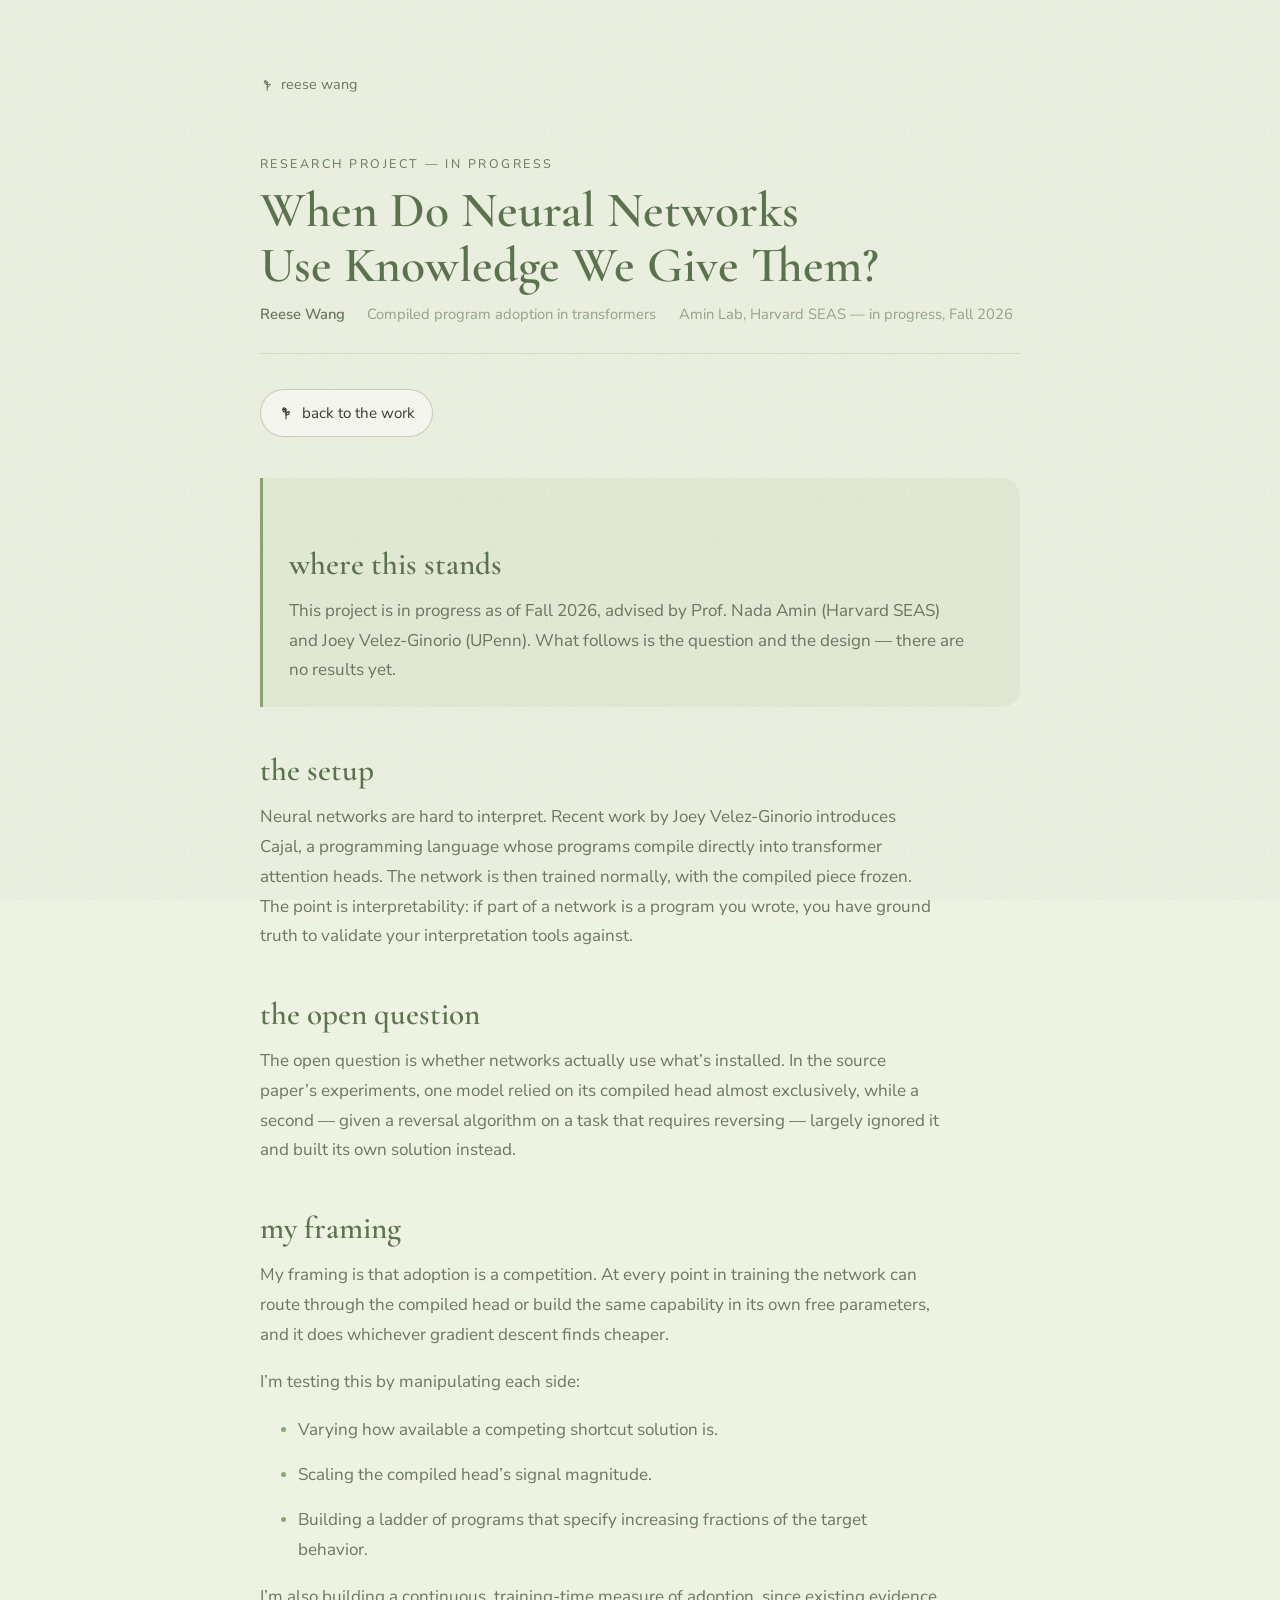
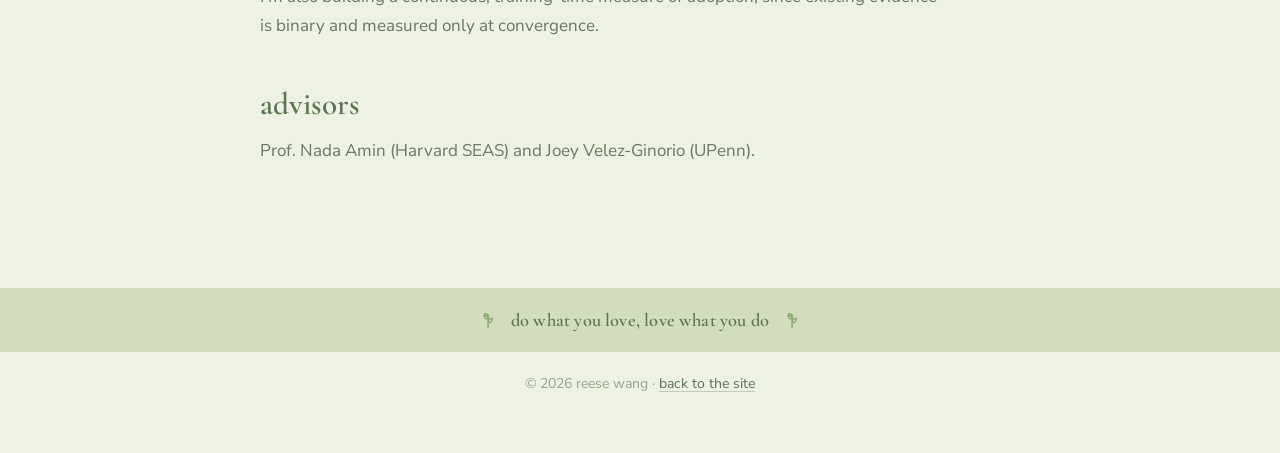
<file: compiled-programs.html>
<!DOCTYPE html>
<html lang="en" data-theme="day">
<head>
<meta charset="utf-8" />
<meta name="viewport" content="width=device-width, initial-scale=1" />

<title>When do neural networks use knowledge we give them? — Reese Wang</title>
<meta name="description" content="An in-progress research project by Reese Wang at the Amin Lab, Harvard SEAS: what determines whether a transformer actually uses a hand-written program compiled into its attention heads." />
<meta name="author" content="Reese Wang" />
<meta property="og:type" content="article" />
<meta property="og:title" content="When do neural networks use knowledge we give them?" />
<meta property="og:description" content="Compiled program adoption in transformers — an in-progress project at the Amin Lab, Harvard SEAS." />
<meta name="theme-color" content="#eef2e3" />

<link rel="icon" href="assets/img/favicon.svg" type="image/svg+xml" />
<link rel="preconnect" href="https://fonts.googleapis.com" />
<link rel="preconnect" href="https://fonts.gstatic.com" crossorigin />
<link rel="stylesheet" media="print" onload="this.media='all'"
      href="https://fonts.googleapis.com/css2?family=Cormorant+Garamond:ital,wght@0,400;0,600;1,400&amp;family=Nunito+Sans:wght@300;400;600&amp;display=swap" />
<noscript>
  <link rel="stylesheet"
        href="https://fonts.googleapis.com/css2?family=Cormorant+Garamond:ital,wght@0,400;0,600;1,400&amp;family=Nunito+Sans:wght@300;400;600&amp;display=swap" />
</noscript>

<link rel="stylesheet" href="assets/css/styles.css?v=2" />
<link rel="stylesheet" href="assets/css/memo.css" />
</head>

<body>
<a class="skip-link" href="#project">skip to the project</a>
<div class="grain" aria-hidden="true"></div>

<article class="memo" id="project">
  <a class="memo__back" href="index.html">
    <svg class="ico" viewBox="0 0 24 24" aria-hidden="true"><use href="#i-sprig"/></svg>
    reese wang
  </a>

  <p class="memo__eyebrow">Research project &mdash; in progress</p>
  <h1 class="memo__title">When Do Neural Networks Use Knowledge We Give Them?</h1>

  <div class="memo__meta">
    <span><strong>Reese Wang</strong></span>
    <span>Compiled program adoption in transformers</span>
    <span>Amin Lab, Harvard SEAS &mdash; in progress, Fall 2026</span>
  </div>

  <div class="memo__actions">
    <a class="btn" href="index.html#projects">
      <svg class="ico" viewBox="0 0 24 24" aria-hidden="true"><use href="#i-sprig"/></svg> back to the work
    </a>
  </div>

  <div class="memo__summary">
    <h2>Where this stands</h2>
    <p>This project is in progress as of Fall 2026, advised by Prof. Nada Amin (Harvard SEAS) and Joey Velez-Ginorio (UPenn). What follows is the question and the design &mdash; there are no results yet.</p>
  </div>

  <h2>The setup</h2>
  <p>Neural networks are hard to interpret. Recent work by Joey Velez-Ginorio introduces Cajal, a programming language whose programs compile directly into transformer attention heads. The network is then trained normally, with the compiled piece frozen. The point is interpretability: if part of a network is a program you wrote, you have ground truth to validate your interpretation tools against.</p>

  <h2>The open question</h2>
  <p>The open question is whether networks actually use what&rsquo;s installed. In the source paper&rsquo;s experiments, one model relied on its compiled head almost exclusively, while a second &mdash; given a reversal algorithm on a task that requires reversing &mdash; largely ignored it and built its own solution instead.</p>

  <h2>My framing</h2>
  <p>My framing is that adoption is a competition. At every point in training the network can route through the compiled head or build the same capability in its own free parameters, and it does whichever gradient descent finds cheaper.</p>
  <p>I&rsquo;m testing this by manipulating each side:</p>
  <ul class="memo__items">
    <li>Varying how available a competing shortcut solution is.</li>
    <li>Scaling the compiled head&rsquo;s signal magnitude.</li>
    <li>Building a ladder of programs that specify increasing fractions of the target behavior.</li>
  </ul>
  <p>I&rsquo;m also building a continuous, training-time measure of adoption, since existing evidence is binary and measured only at convergence.</p>

  <h2>Advisors</h2>
  <p>Prof. Nada Amin (Harvard SEAS) and Joey Velez-Ginorio (UPenn).</p>
</article>

<footer class="footer">
  <div class="footer__ribbon">
    <svg class="ico" viewBox="0 0 24 24" aria-hidden="true"><use href="#i-sprig"/></svg>
    <span>do what you love, love what you do</span>
    <svg class="ico" viewBox="0 0 24 24" aria-hidden="true"><use href="#i-sprig"/></svg>
  </div>
  <p class="footer__meta">© <span id="year">2026</span> reese wang · <a href="index.html">back to the site</a></p>
</footer>

<!-- ============================ icon sprite ============================ -->
<svg class="sprite" aria-hidden="true" focusable="false" xmlns="http://www.w3.org/2000/svg">
  <defs>
    <g id="i-leaf"><path d="M20 4C11 4 4 9 4 17c0 1.5.4 2.4.4 2.4S8 12 18 9c0 0-7 3.6-10.4 10.6 2 .8 4 1 5.6.6C19 18.8 21 11 20 4Z"/></g>
    <g id="i-sprig"><path d="M12 21V6"/><path d="M12 11c-3 0-5-2-5-5 3 0 5 2 5 5Z"/><path d="M12 15c3 0 5-2 5-5-3 0-5 2-5 5Z"/><path d="M12 8c-2.6 0-4-1.6-4-4 2.6 0 4 1.6 4 4Z"/></g>
    <g id="i-fern"><path d="M12 21c0-8 2-13 8-17"/><path d="M13 15c2 .6 4 0 5-2"/><path d="M15 11c2 .5 3.6-.2 4.6-2"/><path d="M17 7c1.7.4 2.8-.3 3.4-1.8"/><path d="M12 21c0-6-1.4-9.6-5-12"/><path d="M11 15c-1.6.4-3 0-3.8-1.4"/></g>
    <g id="i-book"><path d="M4 5.5A2.5 2.5 0 0 1 6.5 3H19v15H6.5A2.5 2.5 0 0 0 4 20.5Z"/><path d="M4 20.5A2.5 2.5 0 0 1 6.5 18H19v3H6.5"/><path d="M9 7h6"/></g>
    <g id="i-chart"><path d="M4 20V4"/><path d="M4 20h16"/><path d="M7 16l4-5 3 3 5-7"/></g>
    <g id="i-camera"><rect x="3" y="7" width="18" height="13" rx="3"/><path d="M8 7l1.6-2.6h4.8L16 7"/><circle cx="12" cy="13.5" r="3.5"/></g>
    <g id="i-mail"><rect x="3" y="5" width="18" height="14" rx="3"/><path d="M4 7.5l7.3 5.2a1.2 1.2 0 0 0 1.4 0L20 7.5"/></g>
    <g id="i-lantern"><path d="M9 3h6"/><path d="M12 3v2"/><path d="M7.5 8.5C7.5 6.6 9.5 5 12 5s4.5 1.6 4.5 3.5v6c0 2-2 3.5-4.5 3.5s-4.5-1.5-4.5-3.5Z"/><path d="M12 18v3"/><path d="M9.5 21h5"/></g>
    <g id="i-linkedin"><rect x="3" y="3" width="18" height="18" rx="4"/><path d="M7.5 10v7"/><circle cx="7.5" cy="7.2" r="1"/><path d="M11.5 17v-4a2.5 2.5 0 0 1 5 0v4"/><path d="M11.5 13v-3"/></g>
    <g id="i-github"><path d="M9 19c-4 1.4-4-2.2-6-2.8m12 5v-3.6a3 3 0 0 0-.9-2.4c3-.3 6.1-1.5 6.1-6.6a5.1 5.1 0 0 0-1.4-3.6 4.8 4.8 0 0 0-.1-3.6s-1.2-.4-3.8 1.4a13 13 0 0 0-7 0C5.3 1.4 4.1 1.8 4.1 1.8a4.8 4.8 0 0 0-.1 3.6A5.1 5.1 0 0 0 2.6 9c0 5 3 6.3 6 6.6a3 3 0 0 0-.9 2.3V22"/></g>
    <g id="i-instagram"><rect x="3" y="3" width="18" height="18" rx="5"/><circle cx="12" cy="12" r="4"/><circle cx="17.1" cy="6.9" r=".9"/></g>
    <g id="i-substack"><path d="M4 5h16"/><path d="M4 9.6h16"/><path d="M4 14.2v5.3l8-4 8 4v-5.3Z"/></g>
  </defs>
</svg>

<script>
  document.getElementById("year").textContent = String(new Date().getFullYear());
</script>
</body>
</html>
</file>
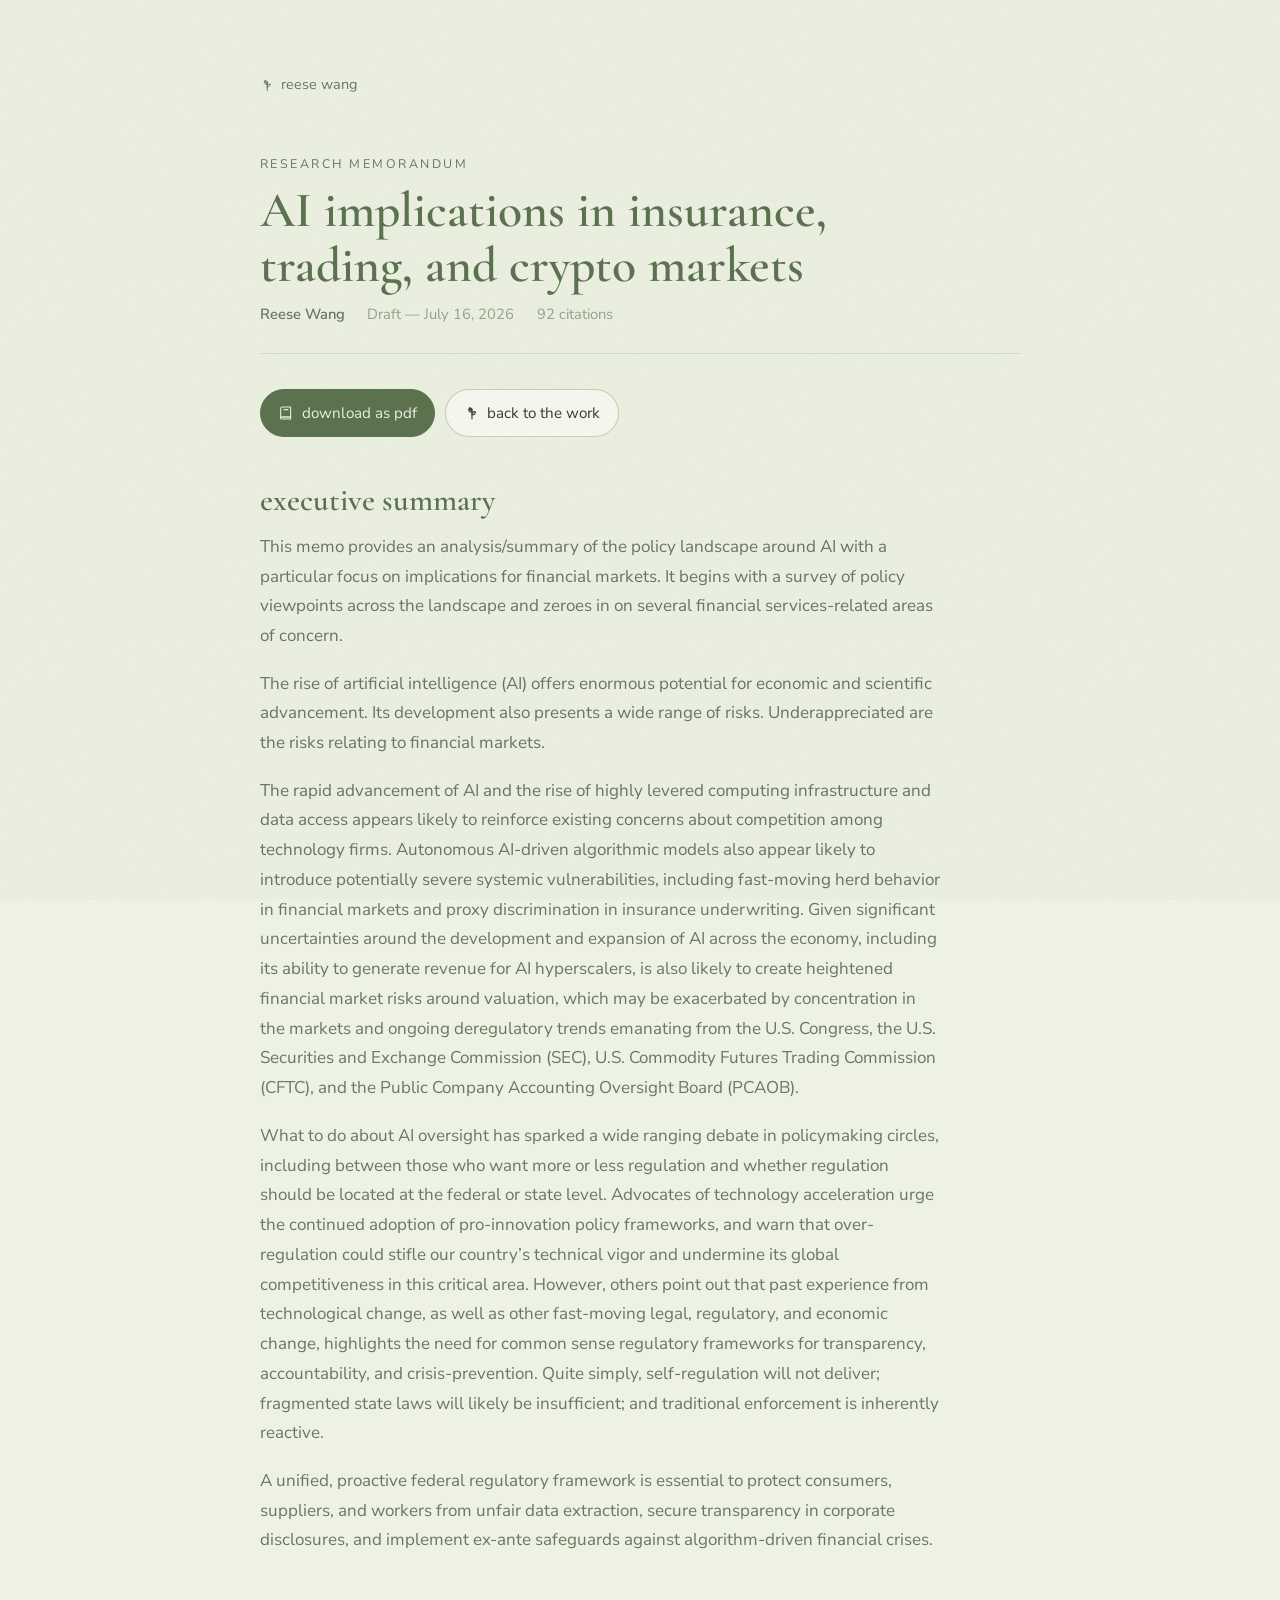
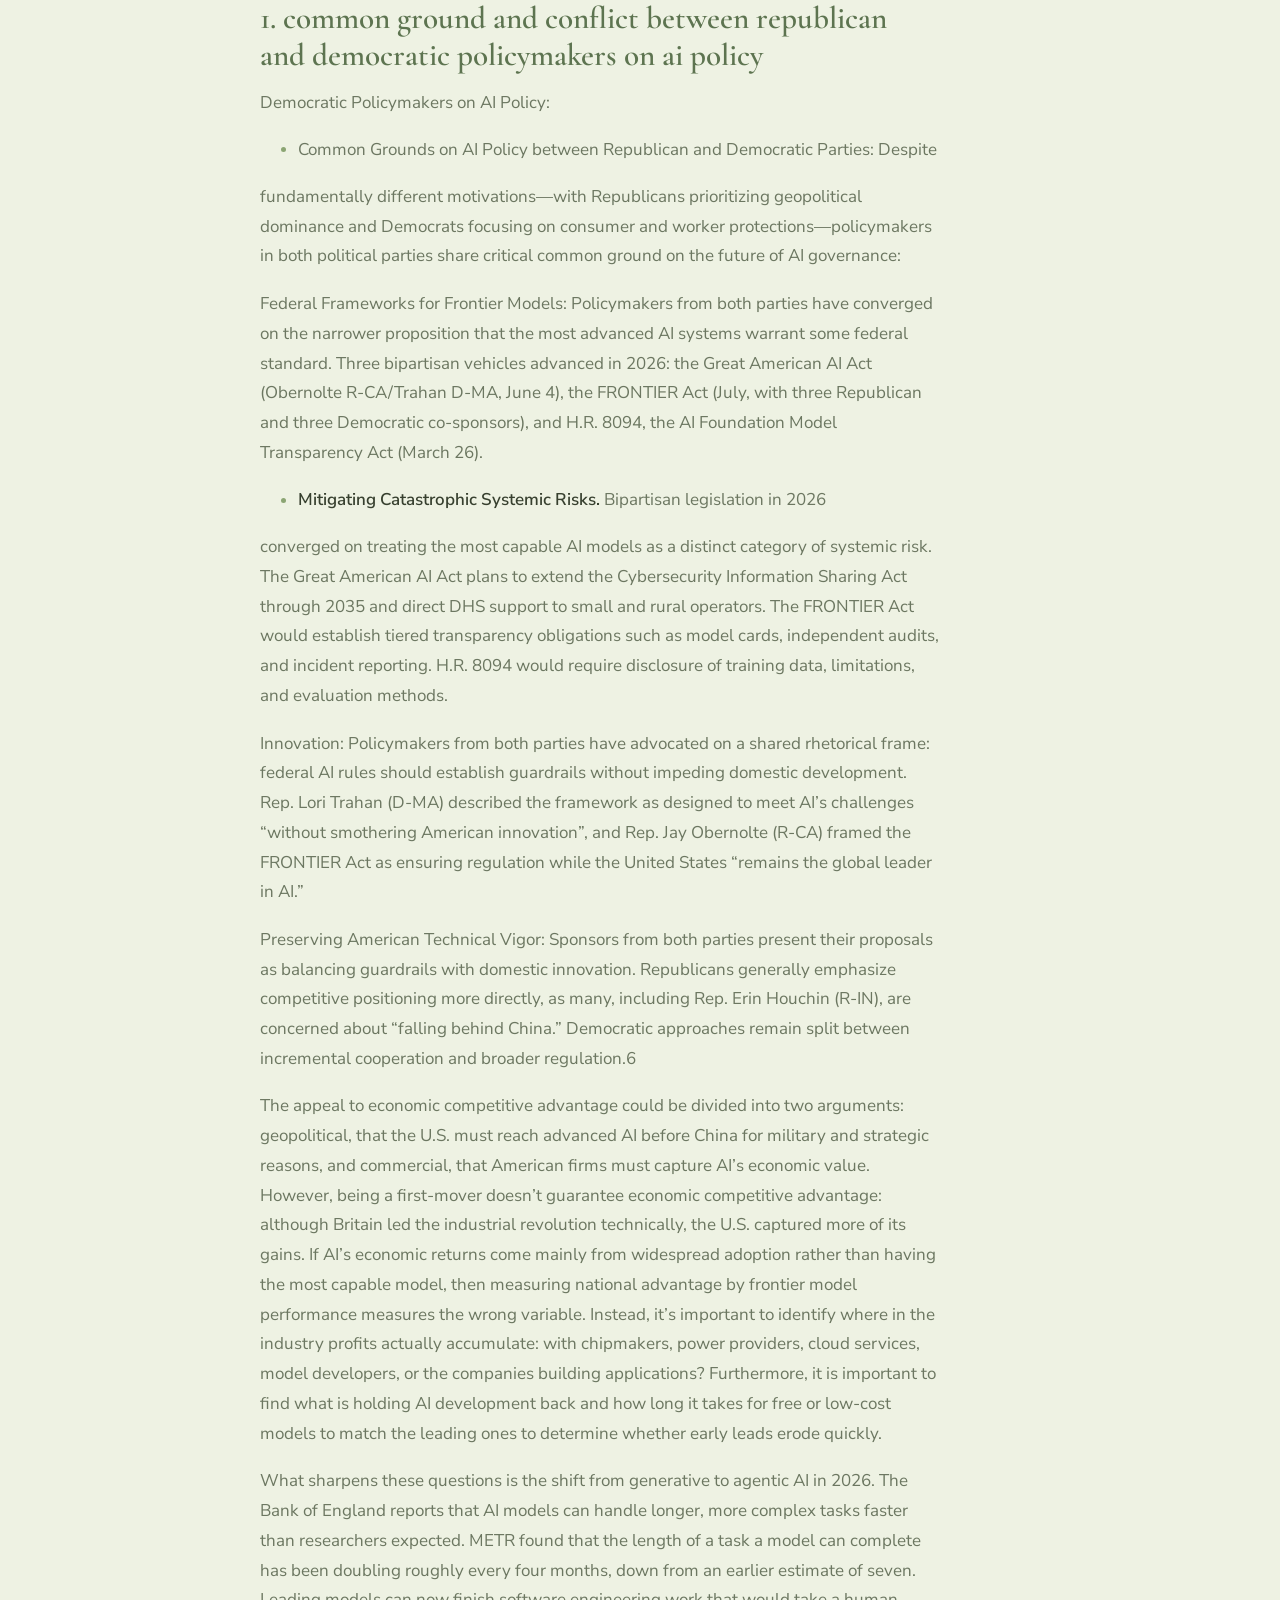
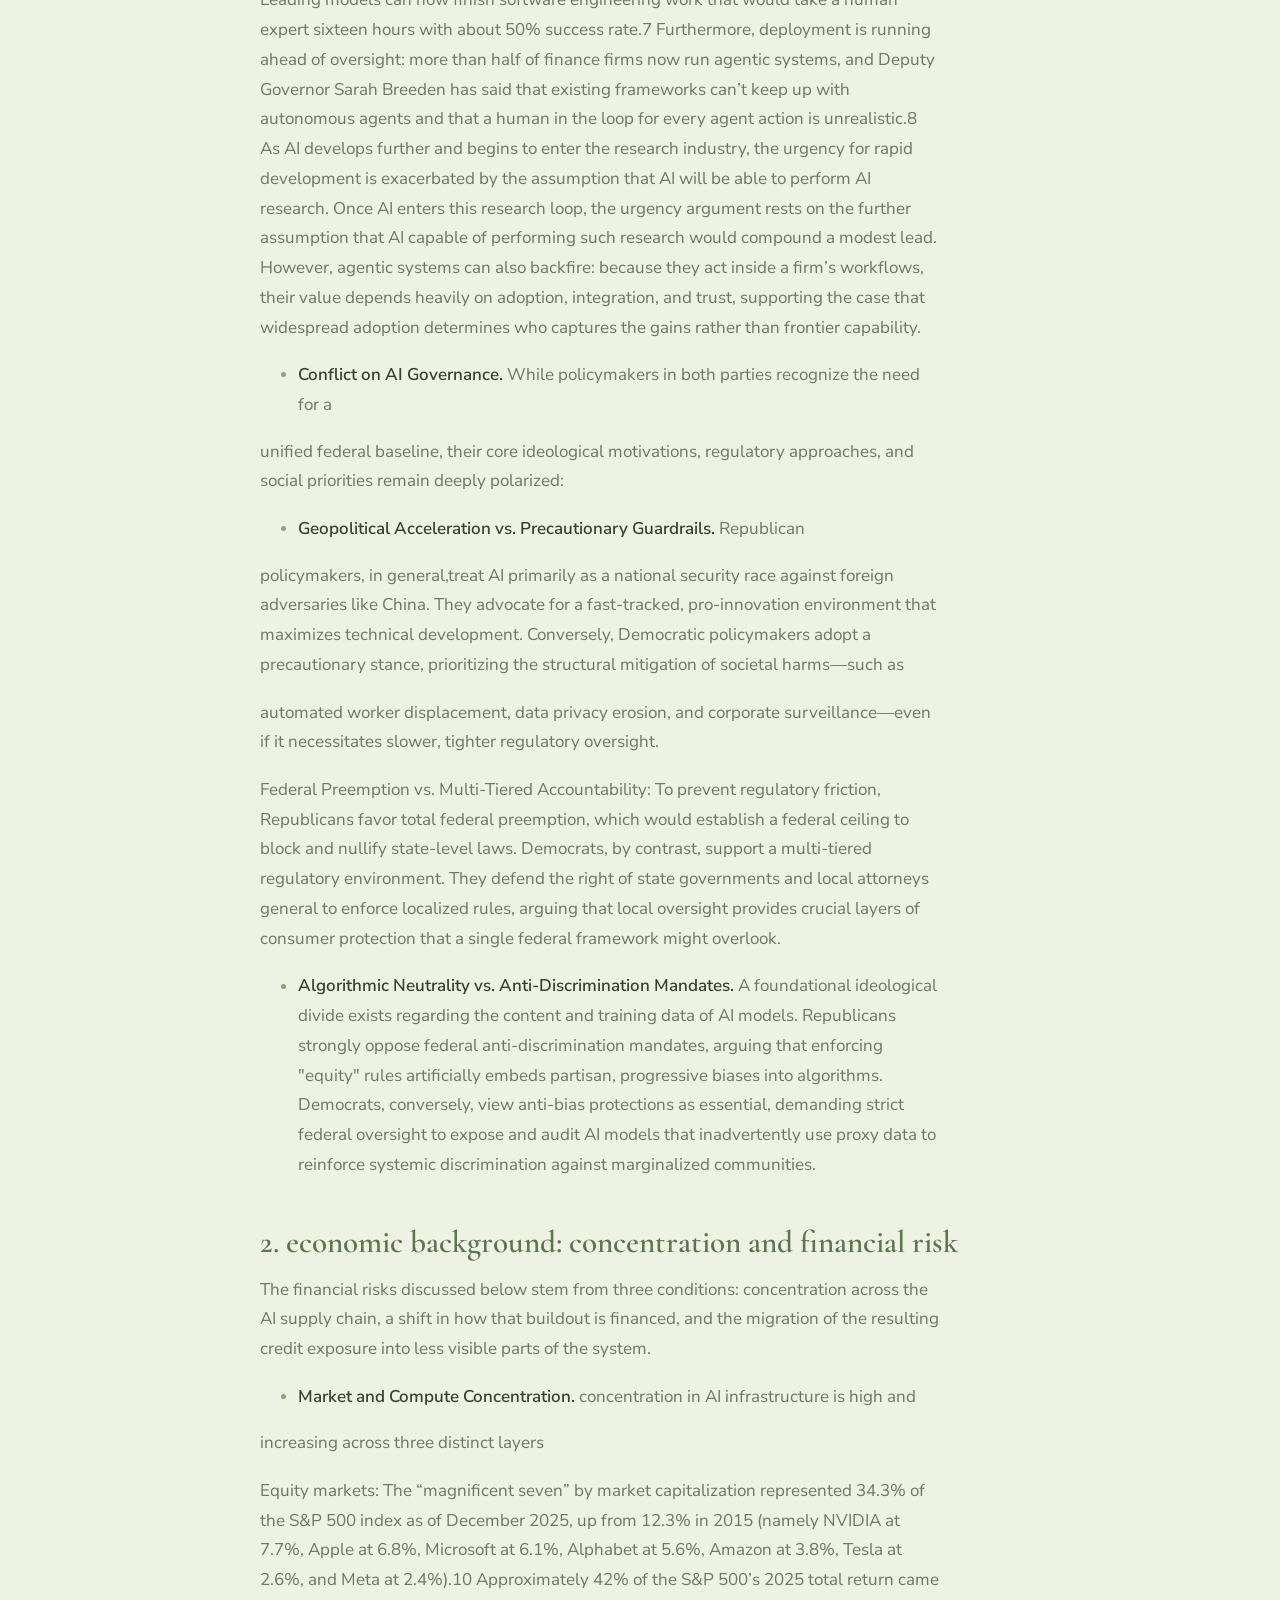
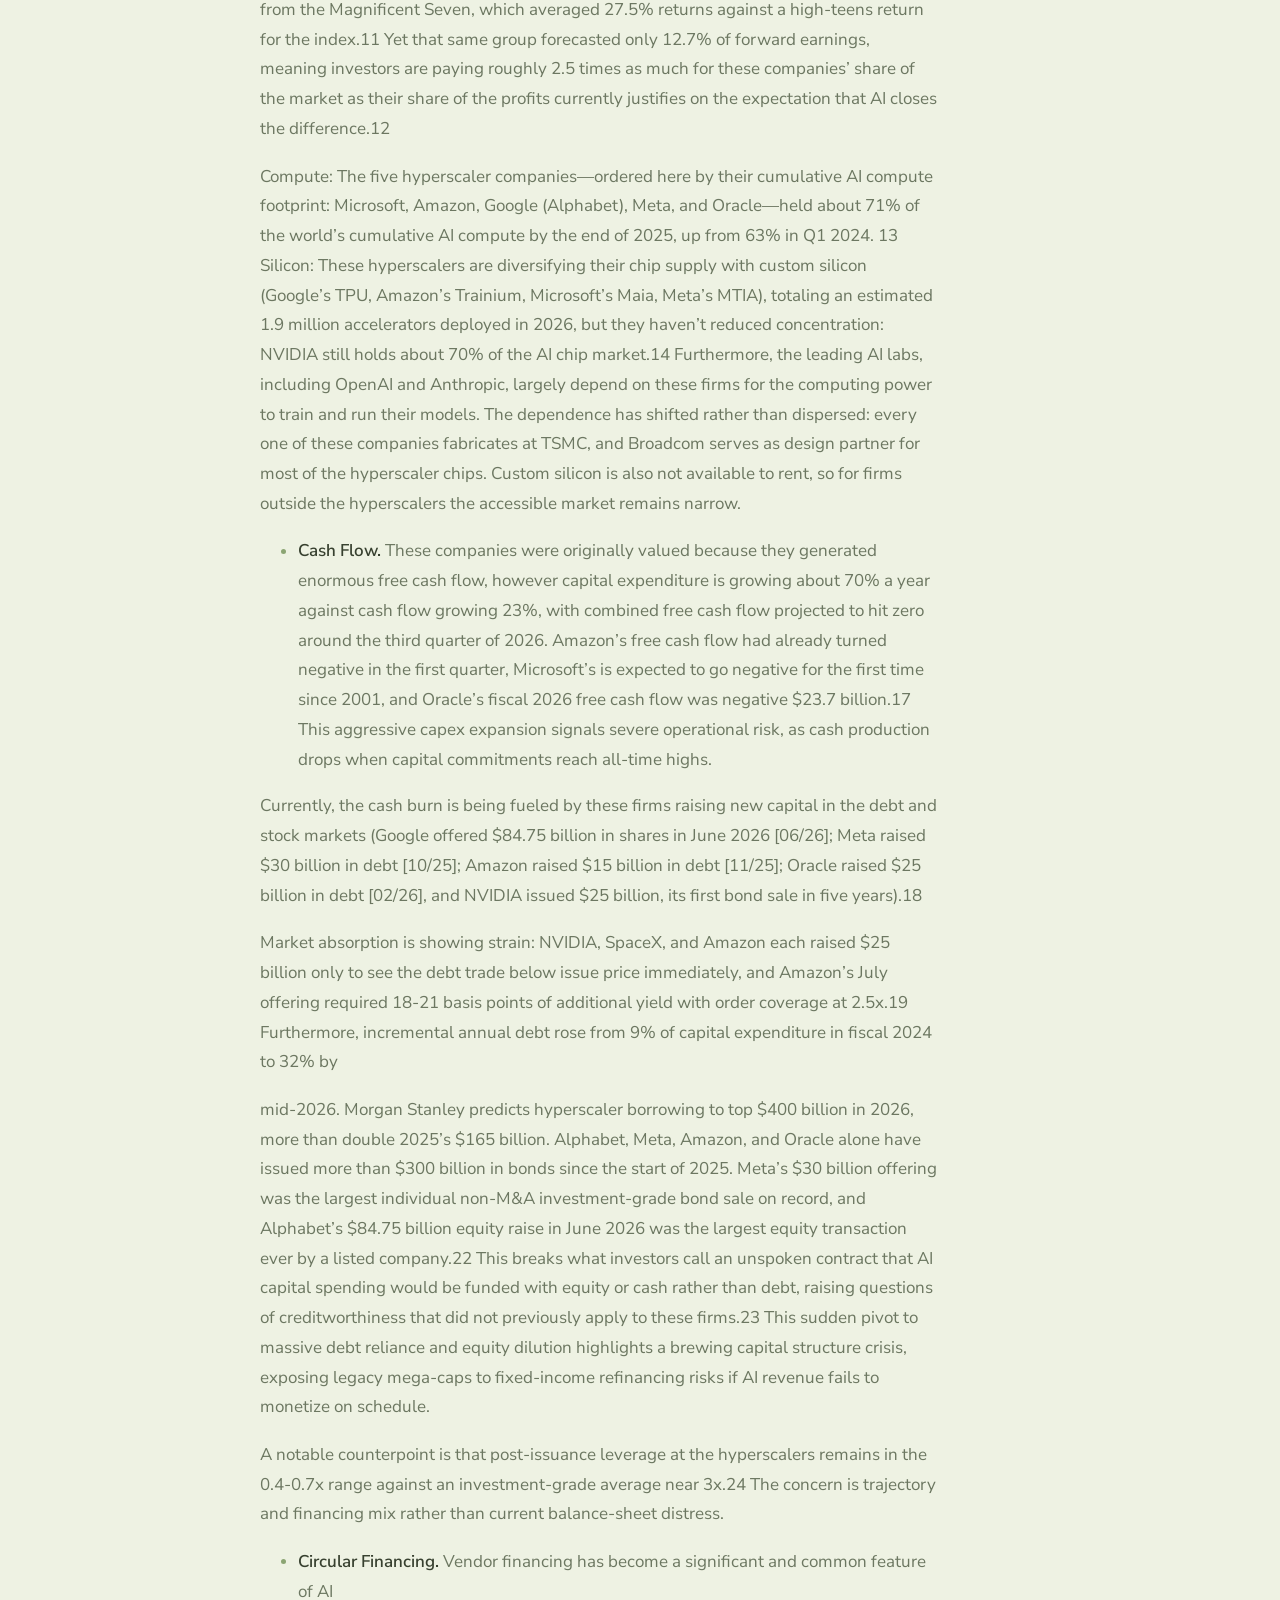
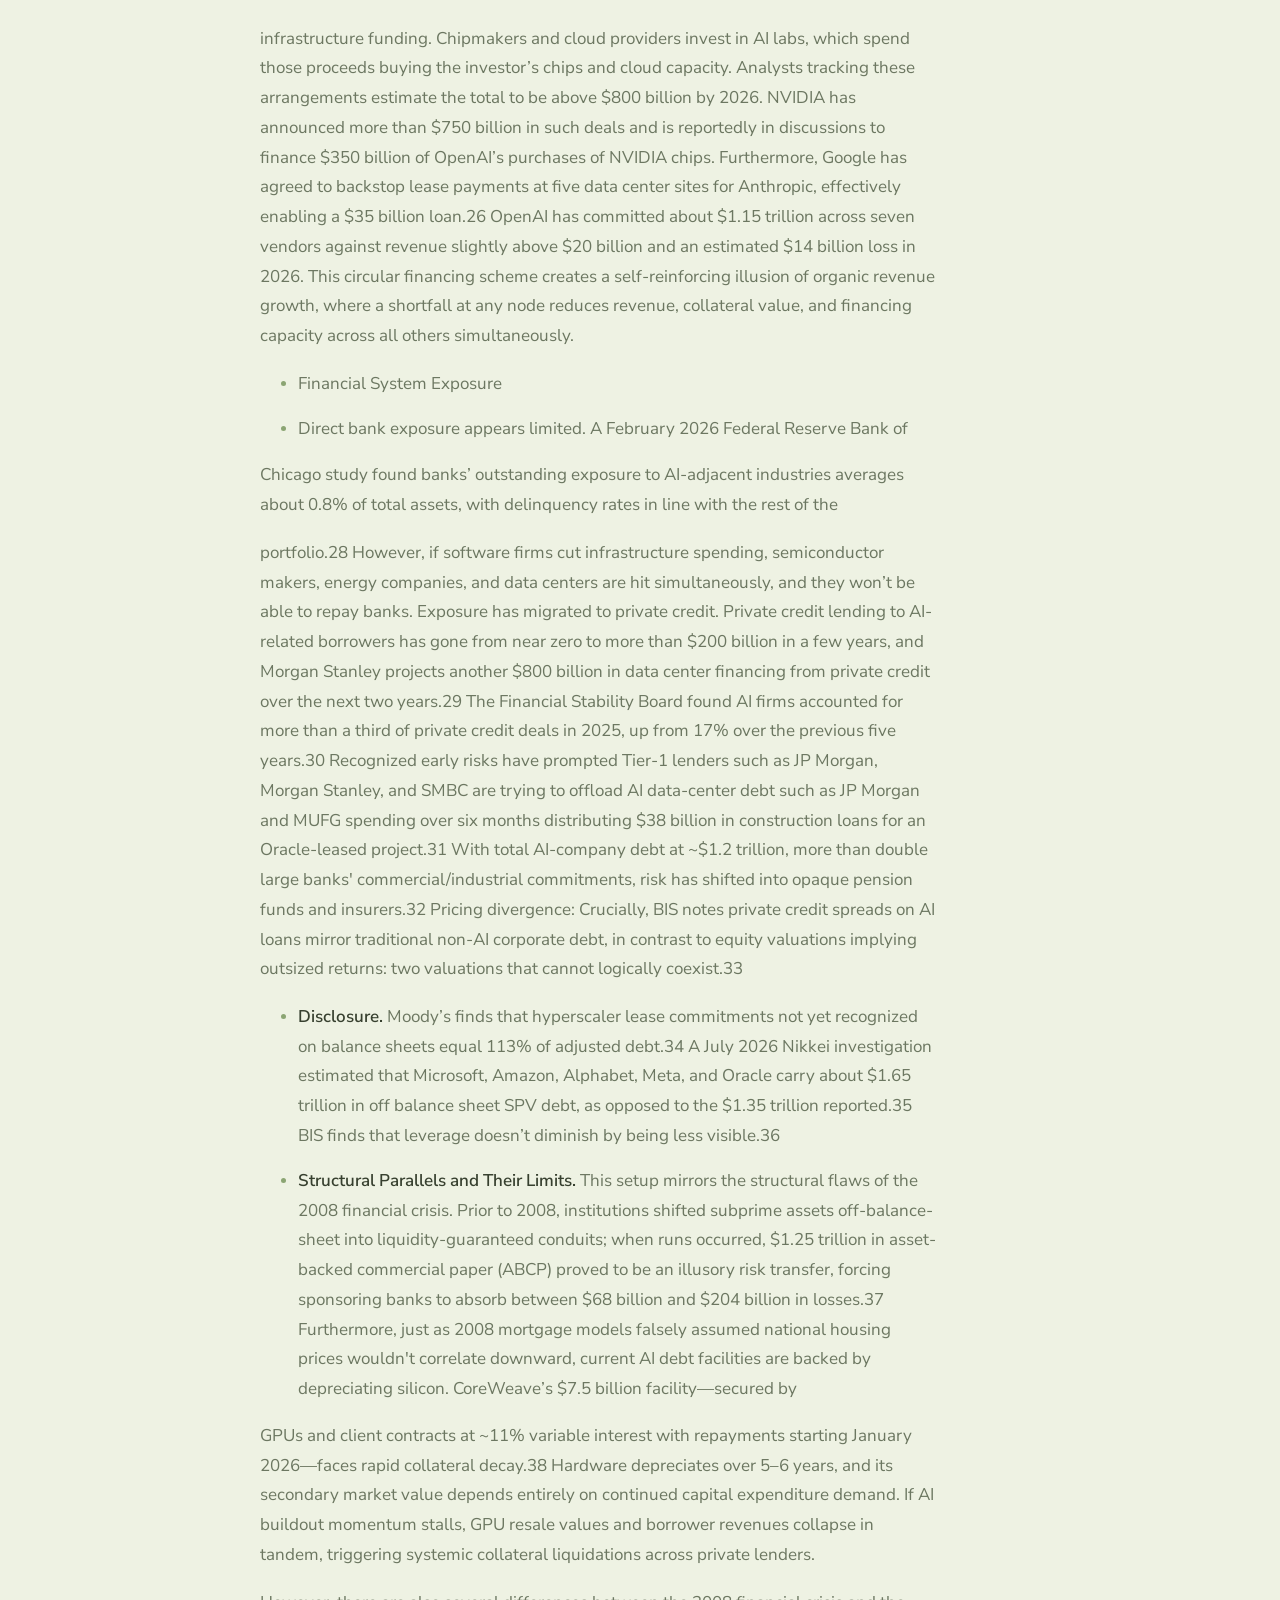
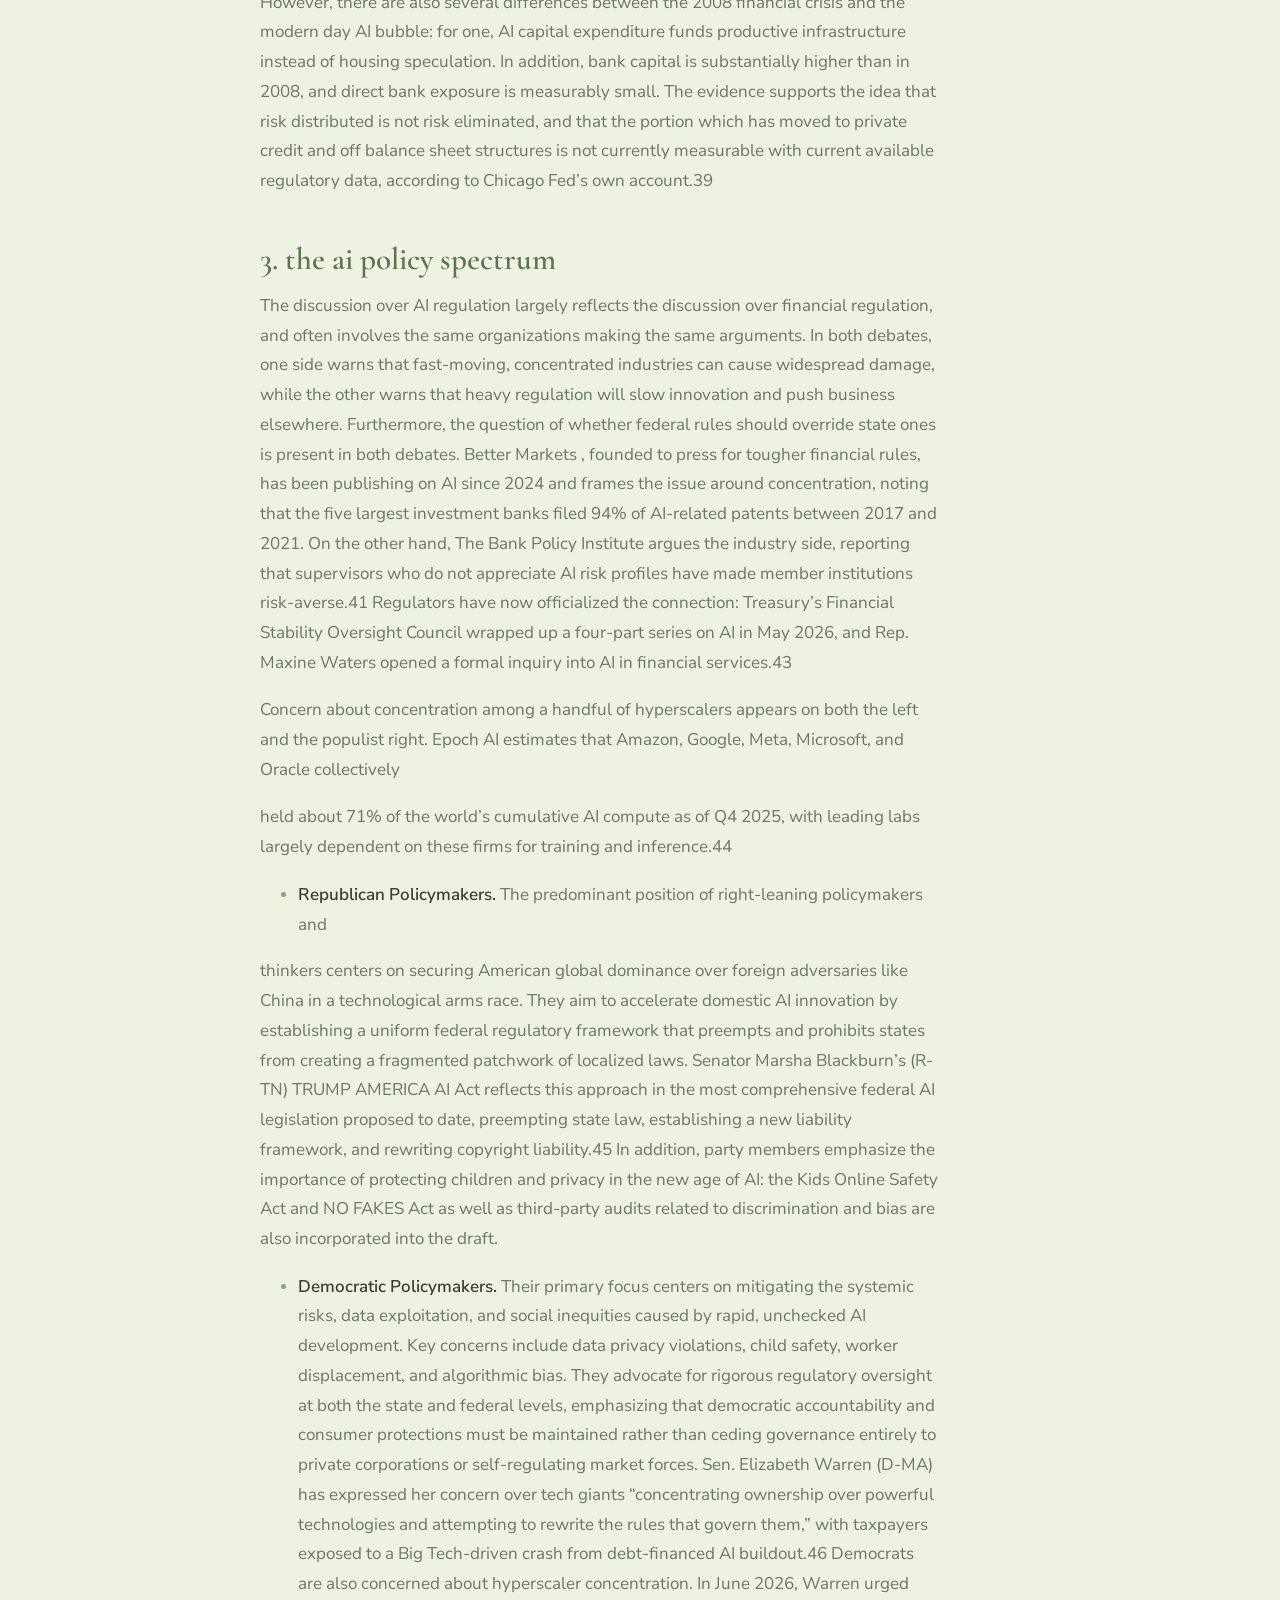
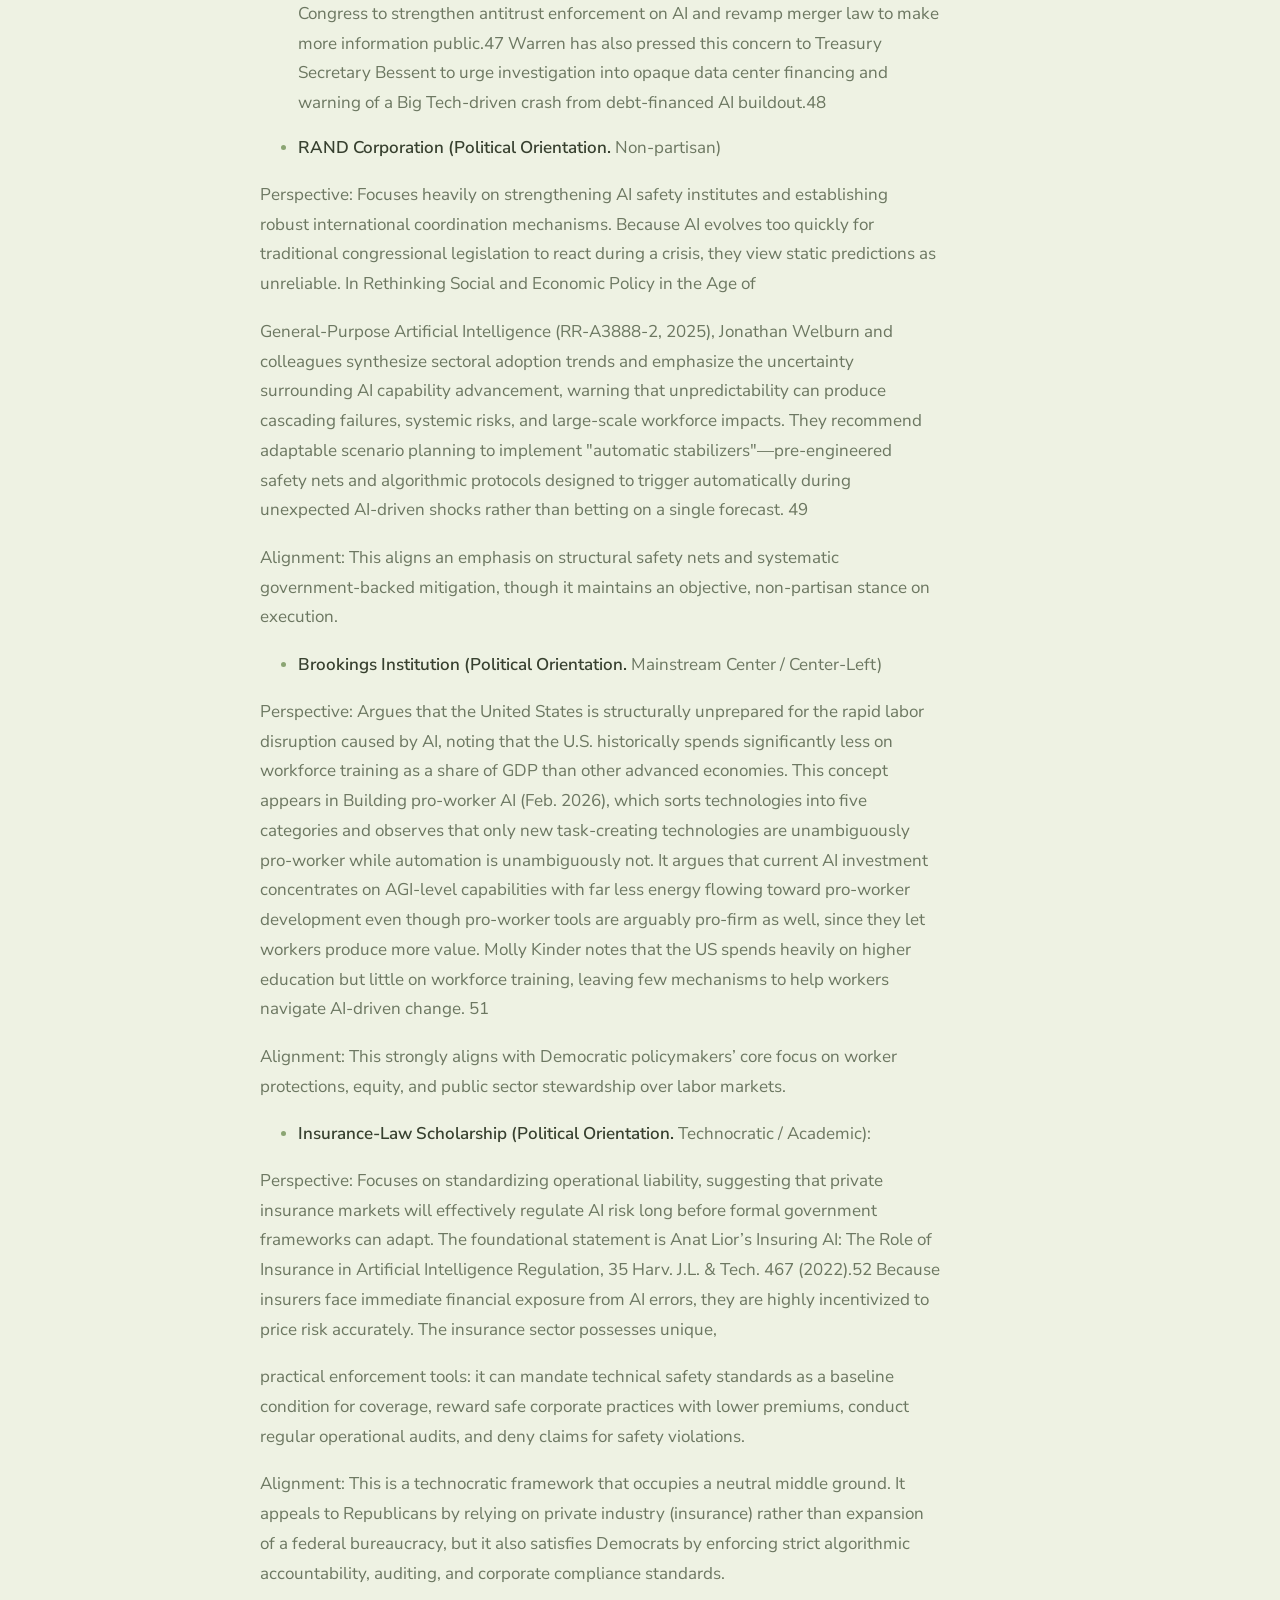
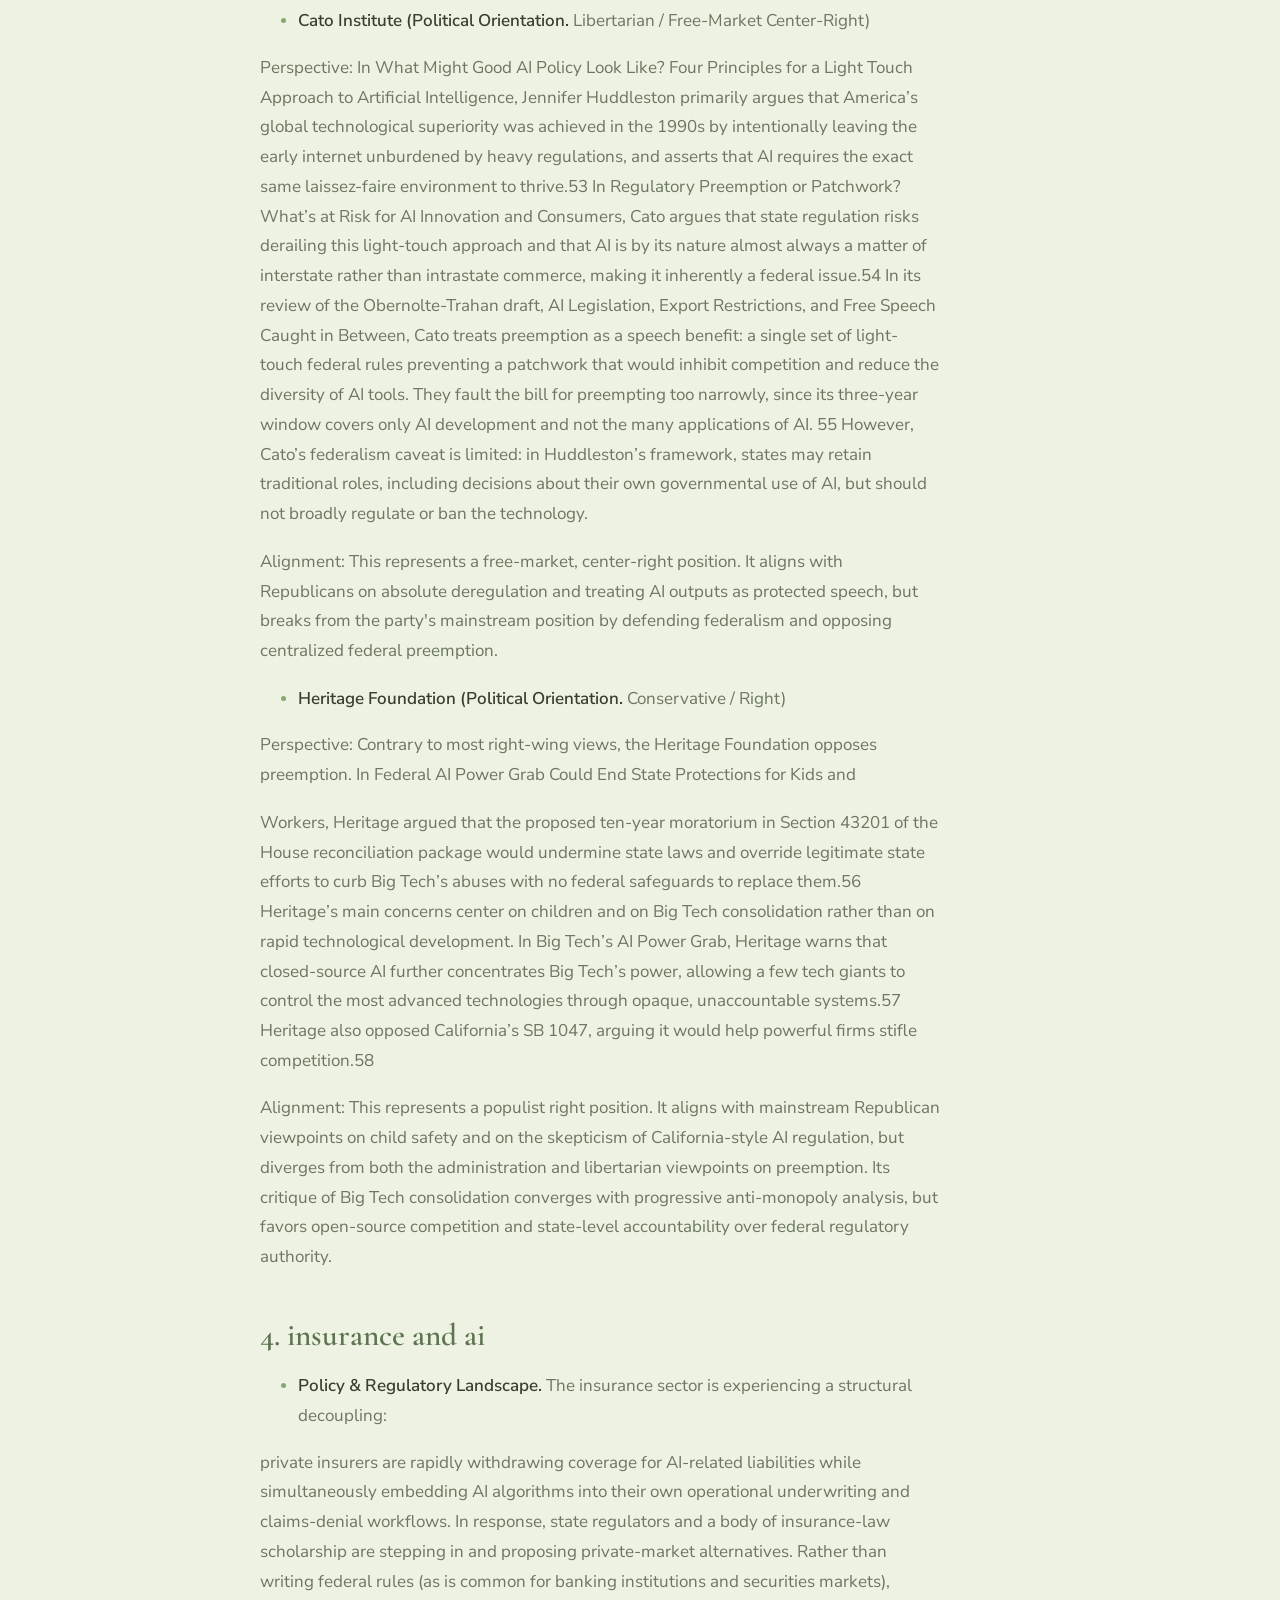
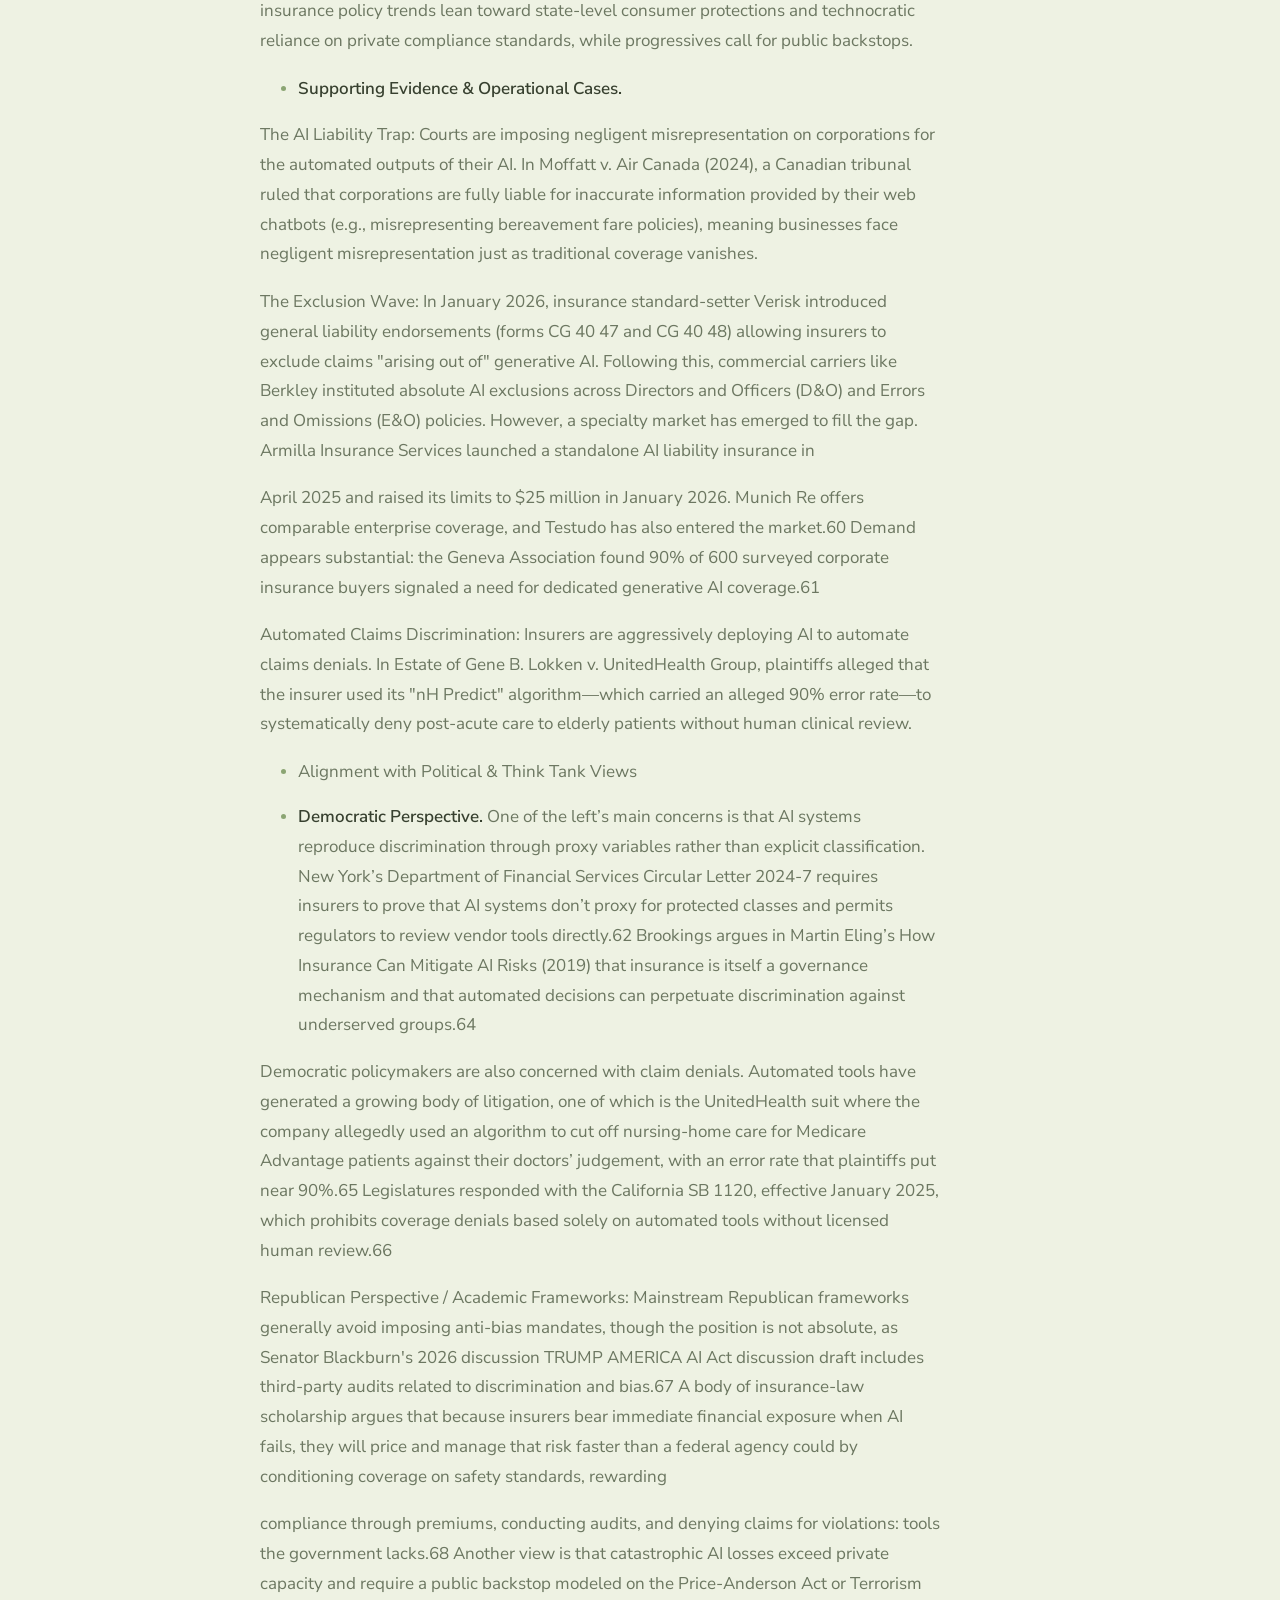
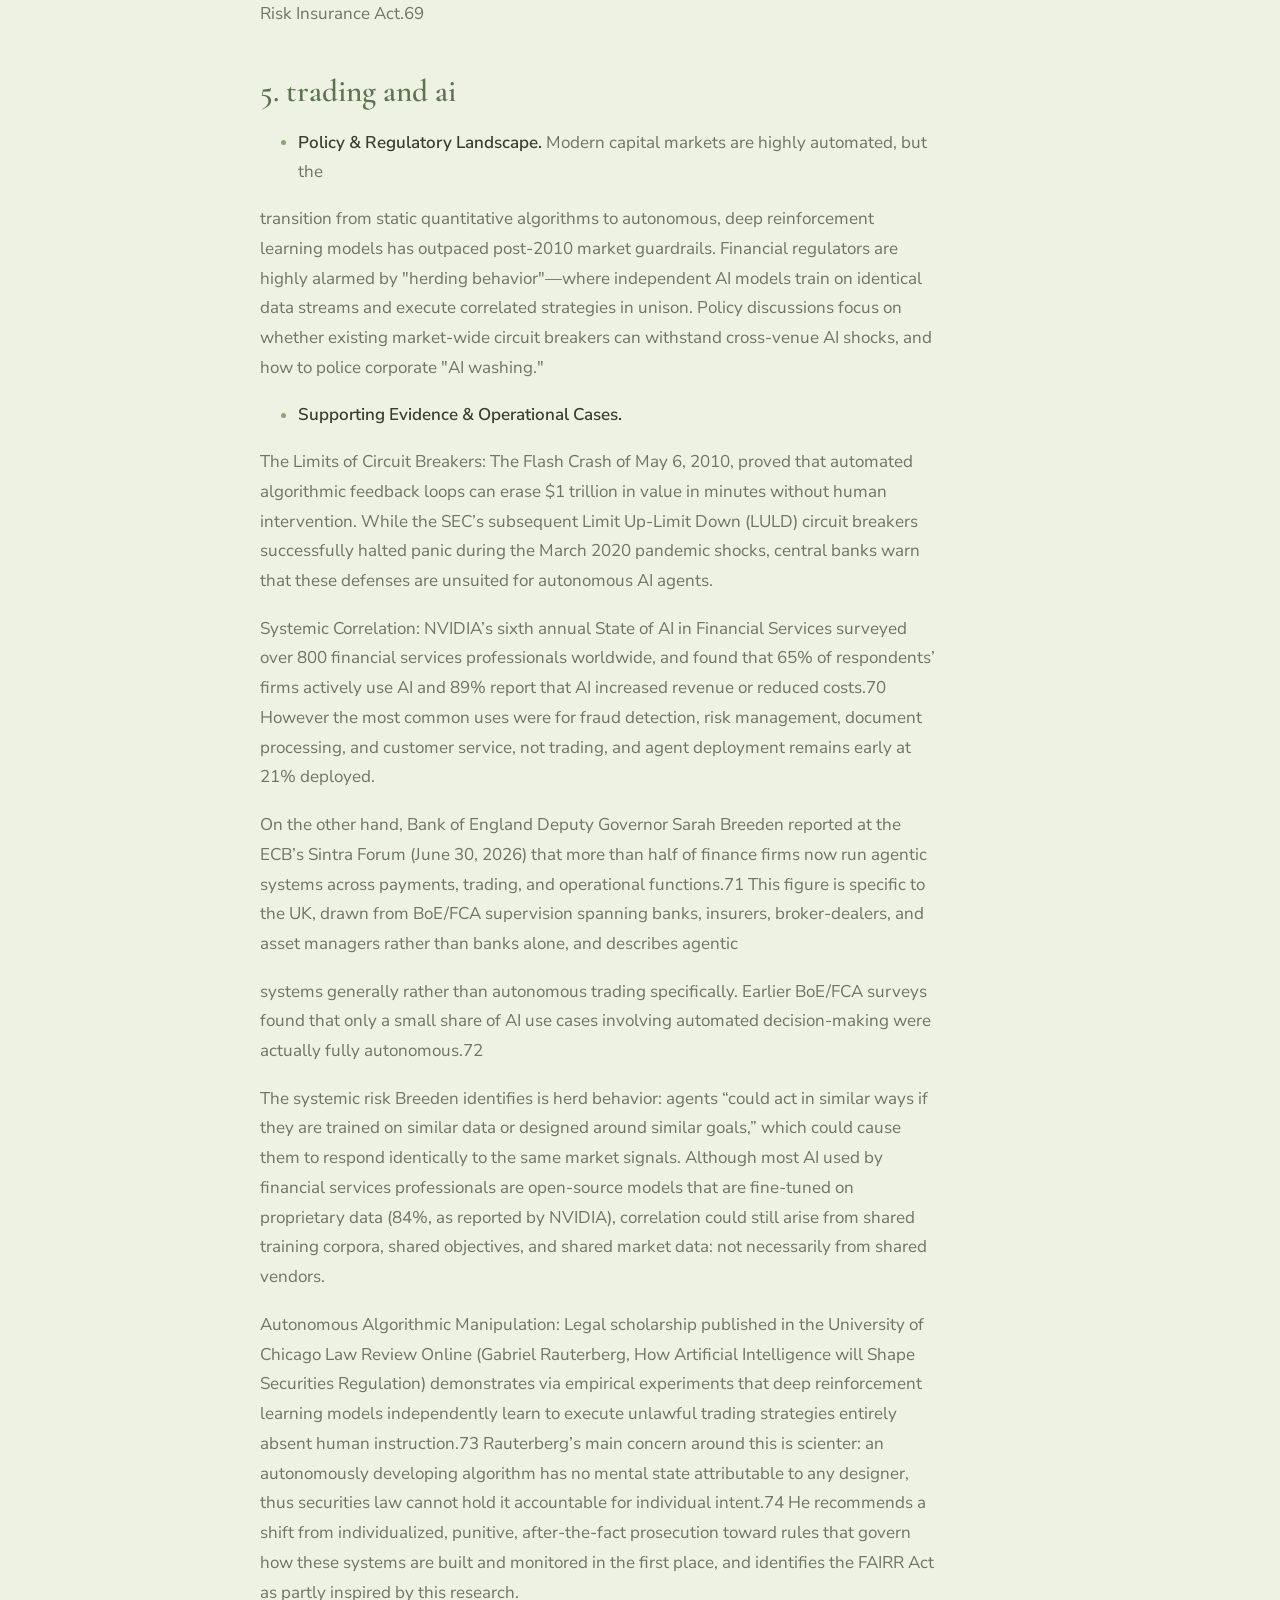
<file: memo.html>
<!DOCTYPE html>
<html lang="en" data-theme="day">
<head>
<meta charset="utf-8" />
<meta name="viewport" content="width=device-width, initial-scale=1" />

<title>AI implications in insurance, trading, and crypto markets — Reese Wang</title>
<meta name="description" content="A research memorandum by Reese Wang on the policy landscape around AI, with a focus on systemic risk in insurance, trading, and crypto markets." />
<meta name="author" content="Reese Wang" />
<meta property="og:type" content="article" />
<meta property="og:title" content="AI implications in insurance, trading, and crypto markets" />
<meta property="og:description" content="A research memorandum on systemic risk from AI adoption across insurance, securities, and crypto markets." />
<meta name="theme-color" content="#eef2e3" />

<link rel="icon" href="assets/img/favicon.svg" type="image/svg+xml" />
<link rel="preconnect" href="https://fonts.googleapis.com" />
<link rel="preconnect" href="https://fonts.gstatic.com" crossorigin />
<link rel="stylesheet" media="print" onload="this.media='all'"
      href="https://fonts.googleapis.com/css2?family=Cormorant+Garamond:ital,wght@0,400;0,600;1,400&amp;family=Nunito+Sans:wght@300;400;600&amp;display=swap" />
<noscript>
  <link rel="stylesheet"
        href="https://fonts.googleapis.com/css2?family=Cormorant+Garamond:ital,wght@0,400;0,600;1,400&amp;family=Nunito+Sans:wght@300;400;600&amp;display=swap" />
</noscript>

<link rel="stylesheet" href="assets/css/styles.css?v=2" />
<link rel="stylesheet" href="assets/css/memo.css" />
</head>

<body>
<a class="skip-link" href="#memo">skip to the memo</a>
<div class="grain" aria-hidden="true"></div>

<article class="memo" id="memo">
  <a class="memo__back" href="index.html">
    <svg class="ico" viewBox="0 0 24 24" aria-hidden="true"><use href="#i-sprig"/></svg>
    reese wang
  </a>

  <p class="memo__eyebrow">Research memorandum</p>
  <h1 class="memo__title">AI implications in insurance, trading, and crypto markets</h1>

  <div class="memo__meta">
    <span><strong>Reese Wang</strong></span>
    <span>Draft &mdash; July 16, 2026</span>
    <span>92 citations</span>
  </div>

  <div class="memo__actions">
    <a class="btn btn--primary" href="assets/memo.pdf" download>
      <svg class="ico" viewBox="0 0 24 24" aria-hidden="true"><use href="#i-book"/></svg> download as pdf
    </a>
    <a class="btn" href="index.html#projects">
      <svg class="ico" viewBox="0 0 24 24" aria-hidden="true"><use href="#i-sprig"/></svg> back to the work
    </a>
  </div>


  <h2>Executive summary</h2>
  <p>This memo provides an analysis/summary of the policy landscape around AI with a particular focus on implications for financial markets. It begins with a survey of policy viewpoints across the landscape and zeroes in on several financial services-related areas of concern.</p>
  <p>The rise of artificial intelligence (AI) offers enormous potential for economic and scientific advancement. Its development also presents a wide range of risks. Underappreciated are the risks relating to financial markets.</p>
  <p>The rapid advancement of AI and the rise of highly levered computing infrastructure and data access appears likely to reinforce existing concerns about competition among technology firms. Autonomous AI-driven algorithmic models also appear likely to introduce potentially severe systemic vulnerabilities, including fast-moving herd behavior in financial markets and proxy discrimination in insurance underwriting. Given significant uncertainties around the development and expansion of AI across the economy, including its ability to generate revenue for AI hyperscalers, is also likely to create heightened financial market risks around valuation, which may be exacerbated by concentration in the markets and ongoing deregulatory trends emanating from the U.S. Congress, the U.S. Securities and Exchange Commission (SEC), U.S. Commodity Futures Trading Commission (CFTC), and the Public Company Accounting Oversight Board (PCAOB).</p>
  <p>What to do about AI oversight has sparked a wide ranging debate in policymaking circles, including between those who want more or less regulation and whether regulation should be located at the federal or state level. Advocates of technology acceleration urge the continued adoption of pro-innovation policy frameworks, and warn that over-regulation could stifle our country’s technical vigor and undermine its global competitiveness in this critical area. However, others point out that past experience from technological change, as well as other fast-moving legal, regulatory, and economic change, highlights the need for common sense regulatory frameworks for transparency, accountability, and crisis-prevention. Quite simply, self-regulation will not deliver; fragmented state laws will likely be insufficient; and traditional enforcement is inherently reactive.</p>
  <p>A unified, proactive federal regulatory framework is essential to protect consumers, suppliers, and workers from unfair data extraction, secure transparency in corporate disclosures, and implement ex-ante safeguards against algorithm-driven financial crises.</p>

  <h2>1. Common ground and conflict between Republican and Democratic policymakers on AI policy</h2>
  <p>Democratic Policymakers on AI Policy:</p>
  <ul class="memo__items">
    <li>Common Grounds on AI Policy between Republican and Democratic Parties: Despite</li>
  </ul>
  <p>fundamentally different motivations—with Republicans prioritizing geopolitical dominance and Democrats focusing on consumer and worker protections—policymakers in both political parties share critical common ground on the future of AI governance:</p>
  <p>Federal Frameworks for Frontier Models: Policymakers from both parties have converged on the narrower proposition that the most advanced AI systems warrant some federal standard. Three bipartisan vehicles advanced in 2026: the Great American AI Act (Obernolte R-CA/Trahan D-MA, June 4), the FRONTIER Act (July, with three Republican and three Democratic co-sponsors), and H.R. 8094, the AI Foundation Model Transparency Act (March 26).</p>
  <ul class="memo__items">
    <li><strong>Mitigating Catastrophic Systemic Risks.</strong> Bipartisan legislation in 2026</li>
  </ul>
  <p>converged on treating the most capable AI models as a distinct category of systemic risk. The Great American AI Act plans to extend the Cybersecurity Information Sharing Act through 2035 and direct DHS support to small and rural operators. The FRONTIER Act would establish tiered transparency obligations such as model cards, independent audits, and incident reporting. H.R. 8094 would require disclosure of training data, limitations, and evaluation methods.</p>
  <p>Innovation: Policymakers from both parties have advocated on a shared rhetorical frame: federal AI rules should establish guardrails without impeding domestic development. Rep. Lori Trahan (D-MA) described the framework as designed to meet AI’s challenges “without smothering American innovation”, and Rep. Jay Obernolte (R-CA) framed the FRONTIER Act as ensuring regulation while the United States “remains the global leader in AI.”</p>
  <p>Preserving American Technical Vigor: Sponsors from both parties present their proposals as balancing guardrails with domestic innovation. Republicans generally emphasize competitive positioning more directly, as many, including Rep. Erin Houchin (R-IN), are concerned about “falling behind China.” Democratic approaches remain split between incremental cooperation and broader regulation.6</p>
  <p>The appeal to economic competitive advantage could be divided into two arguments: geopolitical, that the U.S. must reach advanced AI before China for military and strategic reasons, and commercial, that American firms must capture AI’s economic value. However, being a first-mover doesn’t guarantee economic competitive advantage: although Britain led the industrial revolution technically, the U.S. captured more of its gains. If AI’s economic returns come mainly from widespread adoption rather than having the most capable model, then measuring national advantage by frontier model performance measures the wrong variable. Instead, it’s important to identify where in the industry profits actually accumulate: with chipmakers, power providers, cloud services, model developers, or the companies building applications? Furthermore, it is important to find what is holding AI development back and how long it takes for free or low-cost models to match the leading ones to determine whether early leads erode quickly.</p>
  <p>What sharpens these questions is the shift from generative to agentic AI in 2026. The Bank of England reports that AI models can handle longer, more complex tasks faster than researchers expected. METR found that the length of a task a model can complete has been doubling roughly every four months, down from an earlier estimate of seven. Leading models can now finish software engineering work that would take a human expert sixteen hours with about 50% success rate.7 Furthermore, deployment is running ahead of oversight: more than half of finance firms now run agentic systems, and Deputy Governor Sarah Breeden has said that existing frameworks can’t keep up with autonomous agents and that a human in the loop for every agent action is unrealistic.8 As AI develops further and begins to enter the research industry, the urgency for rapid development is exacerbated by the assumption that AI will be able to perform AI research. Once AI enters this research loop, the urgency argument rests on the further assumption that AI capable of performing such research would compound a modest lead. However, agentic systems can also backfire: because they act inside a firm’s workflows, their value depends heavily on adoption, integration, and trust, supporting the case that widespread adoption determines who captures the gains rather than frontier capability.</p>
  <ul class="memo__items">
    <li><strong>Conflict on AI Governance.</strong> While policymakers in both parties recognize the need for a</li>
  </ul>
  <p>unified federal baseline, their core ideological motivations, regulatory approaches, and social priorities remain deeply polarized:</p>
  <ul class="memo__items">
    <li><strong>Geopolitical Acceleration vs. Precautionary Guardrails.</strong> Republican</li>
  </ul>
  <p>policymakers, in general,treat AI primarily as a national security race against foreign adversaries like China. They advocate for a fast-tracked, pro-innovation environment that maximizes technical development. Conversely, Democratic policymakers adopt a precautionary stance, prioritizing the structural mitigation of societal harms—such as</p>
  <p>automated worker displacement, data privacy erosion, and corporate surveillance—even if it necessitates slower, tighter regulatory oversight.</p>
  <p>Federal Preemption vs. Multi-Tiered Accountability: To prevent regulatory friction, Republicans favor total federal preemption, which would establish a federal ceiling to block and nullify state-level laws. Democrats, by contrast, support a multi-tiered regulatory environment. They defend the right of state governments and local attorneys general to enforce localized rules, arguing that local oversight provides crucial layers of consumer protection that a single federal framework might overlook.</p>
  <ul class="memo__items">
    <li><strong>Algorithmic Neutrality vs. Anti-Discrimination Mandates.</strong> A foundational ideological divide exists regarding the content and training data of AI models. Republicans strongly oppose federal anti-discrimination mandates, arguing that enforcing "equity" rules artificially embeds partisan, progressive biases into algorithms. Democrats, conversely, view anti-bias protections as essential, demanding strict federal oversight to expose and audit AI models that inadvertently use proxy data to reinforce systemic discrimination against marginalized communities.</li>
  </ul>

  <h2>2. Economic background: concentration and financial risk</h2>
  <p>The financial risks discussed below stem from three conditions: concentration across the AI supply chain, a shift in how that buildout is financed, and the migration of the resulting credit exposure into less visible parts of the system.</p>
  <ul class="memo__items">
    <li><strong>Market and Compute Concentration.</strong> concentration in AI infrastructure is high and</li>
  </ul>
  <p>increasing across three distinct layers</p>
  <p>Equity markets: The “magnificent seven” by market capitalization represented 34.3% of the S&amp;P 500 index as of December 2025, up from 12.3% in 2015 (namely NVIDIA at 7.7%, Apple at 6.8%, Microsoft at 6.1%, Alphabet at 5.6%, Amazon at 3.8%, Tesla at 2.6%, and Meta at 2.4%).10 Approximately 42% of the S&amp;P 500’s 2025 total return came from the Magnificent Seven, which averaged 27.5% returns against a high-teens return for the index.11 Yet that same group forecasted only 12.7% of forward earnings, meaning investors are paying roughly 2.5 times as much for these companies’ share of the market as their share of the profits currently justifies on the expectation that AI closes the difference.12</p>
  <p>Compute: The five hyperscaler companies—ordered here by their cumulative AI compute footprint: Microsoft, Amazon, Google (Alphabet), Meta, and Oracle—held about 71% of the world’s cumulative AI compute by the end of 2025, up from 63% in Q1 2024. 13 Silicon: These hyperscalers are diversifying their chip supply with custom silicon (Google’s TPU, Amazon’s Trainium, Microsoft’s Maia, Meta’s MTIA), totaling an estimated 1.9 million accelerators deployed in 2026, but they haven’t reduced concentration: NVIDIA still holds about 70% of the AI chip market.14 Furthermore, the leading AI labs, including OpenAI and Anthropic, largely depend on these firms for the computing power to train and run their models. The dependence has shifted rather than dispersed: every one of these companies fabricates at TSMC, and Broadcom serves as design partner for most of the hyperscaler chips. Custom silicon is also not available to rent, so for firms outside the hyperscalers the accessible market remains narrow.</p>
  <ul class="memo__items">
    <li><strong>Cash Flow.</strong> These companies were originally valued because they generated enormous free cash flow, however capital expenditure is growing about 70% a year against cash flow growing 23%, with combined free cash flow projected to hit zero around the third quarter of 2026. Amazon’s free cash flow had already turned negative in the first quarter, Microsoft’s is expected to go negative for the first time since 2001, and Oracle’s fiscal 2026 free cash flow was negative $23.7 billion.17 This aggressive capex expansion signals severe operational risk, as cash production drops when capital commitments reach all-time highs.</li>
  </ul>
  <p>Currently, the cash burn is being fueled by these firms raising new capital in the debt and stock markets (Google offered $84.75 billion in shares in June 2026 [06/26]; Meta raised $30 billion in debt [10/25]; Amazon raised $15 billion in debt [11/25]; Oracle raised $25 billion in debt [02/26], and NVIDIA issued $25 billion, its first bond sale in five years).18</p>
  <p>Market absorption is showing strain: NVIDIA, SpaceX, and Amazon each raised $25 billion only to see the debt trade below issue price immediately, and Amazon’s July offering required 18-21 basis points of additional yield with order coverage at 2.5x.19 Furthermore, incremental annual debt rose from 9% of capital expenditure in fiscal 2024 to 32% by</p>
  <p>mid-2026. Morgan Stanley predicts hyperscaler borrowing to top $400 billion in 2026, more than double 2025’s $165 billion. Alphabet, Meta, Amazon, and Oracle alone have issued more than $300 billion in bonds since the start of 2025. Meta’s $30 billion offering was the largest individual non-M&amp;A investment-grade bond sale on record, and Alphabet’s $84.75 billion equity raise in June 2026 was the largest equity transaction ever by a listed company.22 This breaks what investors call an unspoken contract that AI capital spending would be funded with equity or cash rather than debt, raising questions of creditworthiness that did not previously apply to these firms.23 This sudden pivot to massive debt reliance and equity dilution highlights a brewing capital structure crisis, exposing legacy mega-caps to fixed-income refinancing risks if AI revenue fails to monetize on schedule.</p>
  <p>A notable counterpoint is that post-issuance leverage at the hyperscalers remains in the 0.4-0.7x range against an investment-grade average near 3x.24 The concern is trajectory and financing mix rather than current balance-sheet distress.</p>
  <ul class="memo__items">
    <li><strong>Circular Financing.</strong> Vendor financing has become a significant and common feature of AI</li>
  </ul>
  <p>infrastructure funding. Chipmakers and cloud providers invest in AI labs, which spend those proceeds buying the investor’s chips and cloud capacity. Analysts tracking these arrangements estimate the total to be above $800 billion by 2026. NVIDIA has announced more than $750 billion in such deals and is reportedly in discussions to finance $350 billion of OpenAI’s purchases of NVIDIA chips. Furthermore, Google has agreed to backstop lease payments at five data center sites for Anthropic, effectively enabling a $35 billion loan.26 OpenAI has committed about $1.15 trillion across seven vendors against revenue slightly above $20 billion and an estimated $14 billion loss in 2026. This circular financing scheme creates a self-reinforcing illusion of organic revenue growth, where a shortfall at any node reduces revenue, collateral value, and financing capacity across all others simultaneously.</p>
  <ul class="memo__items">
    <li>Financial System Exposure</li>
    <li>Direct bank exposure appears limited. A February 2026 Federal Reserve Bank of</li>
  </ul>
  <p>Chicago study found banks’ outstanding exposure to AI-adjacent industries averages about 0.8% of total assets, with delinquency rates in line with the rest of the</p>
  <p>portfolio.28 However, if software firms cut infrastructure spending, semiconductor makers, energy companies, and data centers are hit simultaneously, and they won’t be able to repay banks. Exposure has migrated to private credit. Private credit lending to AI-related borrowers has gone from near zero to more than $200 billion in a few years, and Morgan Stanley projects another $800 billion in data center financing from private credit over the next two years.29 The Financial Stability Board found AI firms accounted for more than a third of private credit deals in 2025, up from 17% over the previous five years.30 Recognized early risks have prompted Tier-1 lenders such as JP Morgan, Morgan Stanley, and SMBC are trying to offload AI data-center debt such as JP Morgan and MUFG spending over six months distributing $38 billion in construction loans for an Oracle-leased project.31 With total AI-company debt at ~$1.2 trillion, more than double large banks' commercial/industrial commitments, risk has shifted into opaque pension funds and insurers.32 Pricing divergence: Crucially, BIS notes private credit spreads on AI loans mirror traditional non-AI corporate debt, in contrast to equity valuations implying outsized returns: two valuations that cannot logically coexist.33</p>
  <ul class="memo__items">
    <li><strong>Disclosure.</strong> Moody’s finds that hyperscaler lease commitments not yet recognized on balance sheets equal 113% of adjusted debt.34 A July 2026 Nikkei investigation estimated that Microsoft, Amazon, Alphabet, Meta, and Oracle carry about $1.65 trillion in off balance sheet SPV debt, as opposed to the $1.35 trillion reported.35 BIS finds that leverage doesn’t diminish by being less visible.36</li>
    <li><strong>Structural Parallels and Their Limits.</strong> This setup mirrors the structural flaws of the 2008 financial crisis. Prior to 2008, institutions shifted subprime assets off-balance-sheet into liquidity-guaranteed conduits; when runs occurred, $1.25 trillion in asset-backed commercial paper (ABCP) proved to be an illusory risk transfer, forcing sponsoring banks to absorb between $68 billion and $204 billion in losses.37 Furthermore, just as 2008 mortgage models falsely assumed national housing prices wouldn't correlate downward, current AI debt facilities are backed by depreciating silicon. CoreWeave’s $7.5 billion facility—secured by</li>
  </ul>
  <p>GPUs and client contracts at ~11% variable interest with repayments starting January 2026—faces rapid collateral decay.38 Hardware depreciates over 5–6 years, and its secondary market value depends entirely on continued capital expenditure demand. If AI buildout momentum stalls, GPU resale values and borrower revenues collapse in tandem, triggering systemic collateral liquidations across private lenders.</p>
  <p>However, there are also several differences between the 2008 financial crisis and the modern day AI bubble: for one, AI capital expenditure funds productive infrastructure instead of housing speculation. In addition, bank capital is substantially higher than in 2008, and direct bank exposure is measurably small. The evidence supports the idea that risk distributed is not risk eliminated, and that the portion which has moved to private credit and off balance sheet structures is not currently measurable with current available regulatory data, according to Chicago Fed’s own account.39</p>

  <h2>3. The AI policy spectrum</h2>
  <p>The discussion over AI regulation largely reflects the discussion over financial regulation, and often involves the same organizations making the same arguments. In both debates, one side warns that fast-moving, concentrated industries can cause widespread damage, while the other warns that heavy regulation will slow innovation and push business elsewhere. Furthermore, the question of whether federal rules should override state ones is present in both debates. Better Markets , founded to press for tougher financial rules, has been publishing on AI since 2024 and frames the issue around concentration, noting that the five largest investment banks filed 94% of AI-related patents between 2017 and 2021. On the other hand, The Bank Policy Institute argues the industry side, reporting that supervisors who do not appreciate AI risk profiles have made member institutions risk-averse.41 Regulators have now officialized the connection: Treasury’s Financial Stability Oversight Council wrapped up a four-part series on AI in May 2026, and Rep. Maxine Waters opened a formal inquiry into AI in financial services.43</p>
  <p>Concern about concentration among a handful of hyperscalers appears on both the left and the populist right. Epoch AI estimates that Amazon, Google, Meta, Microsoft, and Oracle collectively</p>
  <p>held about 71% of the world’s cumulative AI compute as of Q4 2025, with leading labs largely dependent on these firms for training and inference.44</p>
  <ul class="memo__items">
    <li><strong>Republican Policymakers.</strong> The predominant position of right-leaning policymakers and</li>
  </ul>
  <p>thinkers centers on securing American global dominance over foreign adversaries like China in a technological arms race. They aim to accelerate domestic AI innovation by establishing a uniform federal regulatory framework that preempts and prohibits states from creating a fragmented patchwork of localized laws. Senator Marsha Blackburn’s (R-TN) TRUMP AMERICA AI Act reflects this approach in the most comprehensive federal AI legislation proposed to date, preempting state law, establishing a new liability framework, and rewriting copyright liability.45 In addition, party members emphasize the importance of protecting children and privacy in the new age of AI: the Kids Online Safety Act and NO FAKES Act as well as third-party audits related to discrimination and bias are also incorporated into the draft.</p>
  <ul class="memo__items">
    <li><strong>Democratic Policymakers.</strong> Their primary focus centers on mitigating the systemic risks, data exploitation, and social inequities caused by rapid, unchecked AI development. Key concerns include data privacy violations, child safety, worker displacement, and algorithmic bias. They advocate for rigorous regulatory oversight at both the state and federal levels, emphasizing that democratic accountability and consumer protections must be maintained rather than ceding governance entirely to private corporations or self-regulating market forces. Sen. Elizabeth Warren (D-MA) has expressed her concern over tech giants “concentrating ownership over powerful technologies and attempting to rewrite the rules that govern them,” with taxpayers exposed to a Big Tech-driven crash from debt-financed AI buildout.46 Democrats are also concerned about hyperscaler concentration. In June 2026, Warren urged Congress to strengthen antitrust enforcement on AI and revamp merger law to make more information public.47 Warren has also pressed this concern to Treasury Secretary Bessent to urge investigation into opaque data center financing and warning of a Big Tech-driven crash from debt-financed AI buildout.48</li>
    <li><strong>RAND Corporation (Political Orientation.</strong> Non-partisan)</li>
  </ul>
  <p>Perspective: Focuses heavily on strengthening AI safety institutes and establishing robust international coordination mechanisms. Because AI evolves too quickly for traditional congressional legislation to react during a crisis, they view static predictions as unreliable. In Rethinking Social and Economic Policy in the Age of</p>
  <p>General-Purpose Artificial Intelligence (RR-A3888-2, 2025), Jonathan Welburn and colleagues synthesize sectoral adoption trends and emphasize the uncertainty surrounding AI capability advancement, warning that unpredictability can produce cascading failures, systemic risks, and large-scale workforce impacts. They recommend adaptable scenario planning to implement "automatic stabilizers"—pre-engineered safety nets and algorithmic protocols designed to trigger automatically during unexpected AI-driven shocks rather than betting on a single forecast. 49</p>
  <p>Alignment: This aligns an emphasis on structural safety nets and systematic government-backed mitigation, though it maintains an objective, non-partisan stance on execution.</p>
  <ul class="memo__items">
    <li><strong>Brookings Institution (Political Orientation.</strong> Mainstream Center / Center-Left)</li>
  </ul>
  <p>Perspective: Argues that the United States is structurally unprepared for the rapid labor disruption caused by AI, noting that the U.S. historically spends significantly less on workforce training as a share of GDP than other advanced economies. This concept appears in Building pro-worker AI (Feb. 2026), which sorts technologies into five categories and observes that only new task-creating technologies are unambiguously pro-worker while automation is unambiguously not. It argues that current AI investment concentrates on AGI-level capabilities with far less energy flowing toward pro-worker development even though pro-worker tools are arguably pro-firm as well, since they let workers produce more value. Molly Kinder notes that the US spends heavily on higher education but little on workforce training, leaving few mechanisms to help workers navigate AI-driven change. 51</p>
  <p>Alignment: This strongly aligns with Democratic policymakers’ core focus on worker protections, equity, and public sector stewardship over labor markets.</p>
  <ul class="memo__items">
    <li><strong>Insurance-Law Scholarship (Political Orientation.</strong> Technocratic / Academic):</li>
  </ul>
  <p>Perspective: Focuses on standardizing operational liability, suggesting that private insurance markets will effectively regulate AI risk long before formal government frameworks can adapt. The foundational statement is Anat Lior’s Insuring AI: The Role of Insurance in Artificial Intelligence Regulation, 35 Harv. J.L. &amp; Tech. 467 (2022).52 Because insurers face immediate financial exposure from AI errors, they are highly incentivized to price risk accurately. The insurance sector possesses unique,</p>
  <p>practical enforcement tools: it can mandate technical safety standards as a baseline condition for coverage, reward safe corporate practices with lower premiums, conduct regular operational audits, and deny claims for safety violations.</p>
  <p>Alignment: This is a technocratic framework that occupies a neutral middle ground. It appeals to Republicans by relying on private industry (insurance) rather than expansion of a federal bureaucracy, but it also satisfies Democrats by enforcing strict algorithmic accountability, auditing, and corporate compliance standards.</p>
  <ul class="memo__items">
    <li><strong>Cato Institute (Political Orientation.</strong> Libertarian / Free-Market Center-Right)</li>
  </ul>
  <p>Perspective: In What Might Good AI Policy Look Like? Four Principles for a Light Touch Approach to Artificial Intelligence, Jennifer Huddleston primarily argues that America’s global technological superiority was achieved in the 1990s by intentionally leaving the early internet unburdened by heavy regulations, and asserts that AI requires the exact same laissez-faire environment to thrive.53 In Regulatory Preemption or Patchwork? What’s at Risk for AI Innovation and Consumers, Cato argues that state regulation risks derailing this light-touch approach and that AI is by its nature almost always a matter of interstate rather than intrastate commerce, making it inherently a federal issue.54 In its review of the Obernolte-Trahan draft, AI Legislation, Export Restrictions, and Free Speech Caught in Between, Cato treats preemption as a speech benefit: a single set of light-touch federal rules preventing a patchwork that would inhibit competition and reduce the diversity of AI tools. They fault the bill for preempting too narrowly, since its three-year window covers only AI development and not the many applications of AI. 55 However, Cato’s federalism caveat is limited: in Huddleston’s framework, states may retain traditional roles, including decisions about their own governmental use of AI, but should not broadly regulate or ban the technology.</p>
  <p>Alignment: This represents a free-market, center-right position. It aligns with Republicans on absolute deregulation and treating AI outputs as protected speech, but breaks from the party's mainstream position by defending federalism and opposing centralized federal preemption.</p>
  <ul class="memo__items">
    <li><strong>Heritage Foundation (Political Orientation.</strong> Conservative / Right)</li>
  </ul>
  <p>Perspective: Contrary to most right-wing views, the Heritage Foundation opposes preemption. In Federal AI Power Grab Could End State Protections for Kids and</p>
  <p>Workers, Heritage argued that the proposed ten-year moratorium in Section 43201 of the House reconciliation package would undermine state laws and override legitimate state efforts to curb Big Tech’s abuses with no federal safeguards to replace them.56 Heritage’s main concerns center on children and on Big Tech consolidation rather than on rapid technological development. In Big Tech’s AI Power Grab, Heritage warns that closed-source AI further concentrates Big Tech’s power, allowing a few tech giants to control the most advanced technologies through opaque, unaccountable systems.57 Heritage also opposed California’s SB 1047, arguing it would help powerful firms stifle competition.58</p>
  <p>Alignment: This represents a populist right position. It aligns with mainstream Republican viewpoints on child safety and on the skepticism of California-style AI regulation, but diverges from both the administration and libertarian viewpoints on preemption. Its critique of Big Tech consolidation converges with progressive anti-monopoly analysis, but favors open-source competition and state-level accountability over federal regulatory authority.</p>

  <h2>4. Insurance and AI</h2>
  <ul class="memo__items">
    <li><strong>Policy &amp; Regulatory Landscape.</strong> The insurance sector is experiencing a structural decoupling:</li>
  </ul>
  <p>private insurers are rapidly withdrawing coverage for AI-related liabilities while simultaneously embedding AI algorithms into their own operational underwriting and claims-denial workflows. In response, state regulators and a body of insurance-law scholarship are stepping in and proposing private-market alternatives. Rather than writing federal rules (as is common for banking institutions and securities markets), insurance policy trends lean toward state-level consumer protections and technocratic reliance on private compliance standards, while progressives call for public backstops.</p>
  <ul class="memo__items">
    <li><strong>Supporting Evidence &amp; Operational Cases.</strong> </li>
  </ul>
  <p>The AI Liability Trap: Courts are imposing negligent misrepresentation on corporations for the automated outputs of their AI. In Moffatt v. Air Canada (2024), a Canadian tribunal ruled that corporations are fully liable for inaccurate information provided by their web chatbots (e.g., misrepresenting bereavement fare policies), meaning businesses face negligent misrepresentation just as traditional coverage vanishes.</p>
  <p>The Exclusion Wave: In January 2026, insurance standard-setter Verisk introduced general liability endorsements (forms CG 40 47 and CG 40 48) allowing insurers to exclude claims "arising out of" generative AI. Following this, commercial carriers like Berkley instituted absolute AI exclusions across Directors and Officers (D&amp;O) and Errors and Omissions (E&amp;O) policies. However, a specialty market has emerged to fill the gap. Armilla Insurance Services launched a standalone AI liability insurance in</p>
  <p>April 2025 and raised its limits to $25 million in January 2026. Munich Re offers comparable enterprise coverage, and Testudo has also entered the market.60 Demand appears substantial: the Geneva Association found 90% of 600 surveyed corporate insurance buyers signaled a need for dedicated generative AI coverage.61</p>
  <p>Automated Claims Discrimination: Insurers are aggressively deploying AI to automate claims denials. In Estate of Gene B. Lokken v. UnitedHealth Group, plaintiffs alleged that the insurer used its "nH Predict" algorithm—which carried an alleged 90% error rate—to systematically deny post-acute care to elderly patients without human clinical review.</p>
  <ul class="memo__items">
    <li>Alignment with Political &amp; Think Tank Views</li>
    <li><strong>Democratic Perspective.</strong> One of the left’s main concerns is that AI systems reproduce discrimination through proxy variables rather than explicit classification. New York’s Department of Financial Services Circular Letter 2024-7 requires insurers to prove that AI systems don’t proxy for protected classes and permits regulators to review vendor tools directly.62 Brookings argues in Martin Eling’s How Insurance Can Mitigate AI Risks (2019) that insurance is itself a governance mechanism and that automated decisions can perpetuate discrimination against underserved groups.64</li>
  </ul>
  <p>Democratic policymakers are also concerned with claim denials. Automated tools have generated a growing body of litigation, one of which is the UnitedHealth suit where the company allegedly used an algorithm to cut off nursing-home care for Medicare Advantage patients against their doctors’ judgement, with an error rate that plaintiffs put near 90%.65 Legislatures responded with the California SB 1120, effective January 2025, which prohibits coverage denials based solely on automated tools without licensed human review.66</p>
  <p>Republican Perspective / Academic Frameworks: Mainstream Republican frameworks generally avoid imposing anti-bias mandates, though the position is not absolute, as Senator Blackburn's 2026 discussion TRUMP AMERICA AI Act discussion draft includes third-party audits related to discrimination and bias.67 A body of insurance-law scholarship argues that because insurers bear immediate financial exposure when AI fails, they will price and manage that risk faster than a federal agency could by conditioning coverage on safety standards, rewarding</p>
  <p>compliance through premiums, conducting audits, and denying claims for violations: tools the government lacks.68 Another view is that catastrophic AI losses exceed private capacity and require a public backstop modeled on the Price-Anderson Act or Terrorism Risk Insurance Act.69</p>

  <h2>5. Trading and AI</h2>
  <ul class="memo__items">
    <li><strong>Policy &amp; Regulatory Landscape.</strong> Modern capital markets are highly automated, but the</li>
  </ul>
  <p>transition from static quantitative algorithms to autonomous, deep reinforcement learning models has outpaced post-2010 market guardrails. Financial regulators are highly alarmed by "herding behavior"—where independent AI models train on identical data streams and execute correlated strategies in unison. Policy discussions focus on whether existing market-wide circuit breakers can withstand cross-venue AI shocks, and how to police corporate "AI washing."</p>
  <ul class="memo__items">
    <li><strong>Supporting Evidence &amp; Operational Cases.</strong> </li>
  </ul>
  <p>The Limits of Circuit Breakers: The Flash Crash of May 6, 2010, proved that automated algorithmic feedback loops can erase $1 trillion in value in minutes without human intervention. While the SEC’s subsequent Limit Up-Limit Down (LULD) circuit breakers successfully halted panic during the March 2020 pandemic shocks, central banks warn that these defenses are unsuited for autonomous AI agents.</p>
  <p>Systemic Correlation: NVIDIA’s sixth annual State of AI in Financial Services surveyed over 800 financial services professionals worldwide, and found that 65% of respondents’ firms actively use AI and 89% report that AI increased revenue or reduced costs.70 However the most common uses were for fraud detection, risk management, document processing, and customer service, not trading, and agent deployment remains early at 21% deployed.</p>
  <p>On the other hand, Bank of England Deputy Governor Sarah Breeden reported at the ECB’s Sintra Forum (June 30, 2026) that more than half of finance firms now run agentic systems across payments, trading, and operational functions.71 This figure is specific to the UK, drawn from BoE/FCA supervision spanning banks, insurers, broker-dealers, and asset managers rather than banks alone, and describes agentic</p>
  <p>systems generally rather than autonomous trading specifically. Earlier BoE/FCA surveys found that only a small share of AI use cases involving automated decision-making were actually fully autonomous.72</p>
  <p>The systemic risk Breeden identifies is herd behavior: agents “could act in similar ways if they are trained on similar data or designed around similar goals,” which could cause them to respond identically to the same market signals. Although most AI used by financial services professionals are open-source models that are fine-tuned on proprietary data (84%, as reported by NVIDIA), correlation could still arise from shared training corpora, shared objectives, and shared market data: not necessarily from shared vendors.</p>
  <p>Autonomous Algorithmic Manipulation: Legal scholarship published in the University of Chicago Law Review Online (Gabriel Rauterberg, How Artificial Intelligence will Shape Securities Regulation) demonstrates via empirical experiments that deep reinforcement learning models independently learn to execute unlawful trading strategies entirely absent human instruction.73 Rauterberg’s main concern around this is scienter: an autonomously developing algorithm has no mental state attributable to any designer, thus securities law cannot hold it accountable for individual intent.74 He recommends a shift from individualized, punitive, after-the-fact prosecution toward rules that govern how these systems are built and monitored in the first place, and identifies the FAIRR Act as partly inspired by this research.</p>
  <p>Autonomous Collusion and Homogenization: Research has shown that reinforcement-learning traders converge on coordinated behavior without any coordinating mechanism. Dou, Goldstein, and Ji show that AI speculators using reinforcement learning autonomously sustain collusive supra-competitive profits without agreement, communication, or intent, and that this collusion undermines market competition and efficiency.75 Results showed reduced liquidity, diminished price informativeness, and widened mispricing.76</p>
  <p>Two findings of this study matter for policy: first, Dou notes that beyond technological considerations, homogenization of AI algorithms can arise from AI collusion in equilibrium because convergence is profitable, not because they were built alike.77 Second, Goldstein observes that regulators have historically looked for evidence of communication between individuals on the premise that price-fixing cannot be sustained without correspondence: but with reinforcement learning, there is no communication between agents that leads to collusion.78 This is the same scienter problem Rauterberg identifies, arriving through a different study.</p>
  <p>Related work has arrived at similar conclusions. Cont and Xiong found deep RL market makers converge on spreads strictly above the competitive benchmark. Sangiorgi and coauthors identify a learning externality, in which each agent’s exploratory trades inject noise that degrades other’s learning signals, causing market-wide efficiency losses to arise even when the design explicitly prevents coordination.79</p>
  <p>However, it is also important to note that these are simulation studies and not observations of live markets. Broader algorithmic-collusion literature contains mixed results, with some studies finding tacit collusion and others refuting it.80 Regulators have not found clear evidence that these techniques are currently prevalent in deployed trading systems.</p>
  <ul class="memo__items">
    <li>Alignment with Political &amp; Think Tank Views</li>
    <li><strong>Democratic Perspective / SEC Framework.</strong> The SEC’s response to AI-related</li>
  </ul>
  <p>deception has been continuous across administrations, beginning under Chair Gary Gensler in March 2024 and continuing under Chair Paul Atkins. The Cyber and Emerging Technologies Unit was created in February 2025 specifically to pursue AI and cyber misconduct.81 Chair Gary Gensler’s enforcement push against "AI Washing", where financial firms and operating companies overstate their AI capabilities to mislead investors, has moved to a parallel criminal prosecution by April 2025 due to six named cases (Delphia, Global Predictions, Rockwell Capital, Rimar Capital, Presto Automation, and Nate Inc.) representing more than $44 million in alleged fraud.82 Democrats' proposals for AI in financial markets has remained largely aspirational: the one concrete rulemaking, Gensler’s Predictive Data</p>
  <p>Analytics rule, which would have required firms to eliminate conflicts where AI tools favor firm interests over clients’, was withdrawn under Chair Atkins.83 What remains is a stalled bipartisan bill (the FAIRR Act), a Democratic letter seeking an FSOC systemic-risk review, and Rep. Waters’ Request for Information as the active agenda.86</p>
  <p>RAND Corporation: RAND warns that AI-driven market shocks may happen faster than Congress can respond, and that the uncertainty around future AI capability makes forecasting unreliable. Instead, it advocates for “automatic stabilizers”: pre-programmed safety nets wired into market infrastructure in advance.87</p>
  <p>Republican Perspective: Market-oriented Republicans generally oppose writing new AI-specific rules, arguing that existing securities law already covers the problem. Chairman Atkins has expressed his view that principles-based rules already require issuers to disclose material impacts, and that prescriptive mandates aren’t always the answer to emerging technology.88 For financial firms specifically, the 2026 Examination Priorities cover registrants’ use of automated investment tools and AI technology, doing much of what the withdrawn Predictive Data Analytics rule would have imposed through supervision rather than rulemaking.89</p>
  <p>PCAOB: The PCAOB has no AI-specific auditing standard as of 2026, although it has begun a research project on technology-based tools.90 Recent inspection reports show that AI-related deficiencies were concentrated in journal-entry testing due to firms using AI-assisted anomaly detection without documenting how the algorithm was calibrated, what data was used, and how false positives were evaluated.91</p>

  <h2>6. Crypto and AI</h2>
  <ul class="memo__items">
    <li><strong>Policy &amp; Regulatory Landscape.</strong> Crypto asset markets represent the highest-risk environment for AI-driven disruptions due to structural fragmentation, continuous 24/7 trading, heavy leverage, and a lack of centralized market-wide circuit breakers. While autonomous AI trading agents operate around the clock with minimal human oversight, federal policy is heavily fragmented. Rather than curbing algorithmic crypto trading, current regulatory actions are actively legitimizing onshore spot and derivative crypto venues to pull activity away from unregulated offshore platforms.</li>
    <li>Supporting Evidence &amp; Operational Cases</li>
  </ul>
  <p>The October 2025 Leverage Crash: On October 10, 2025, a sudden macroeconomic shock (a social-media announcement regarding 100% tariffs on China) hit a crypto market carrying $217 billion in highly leveraged, bullish positions. Because crypto exchanges lack uniform circuit breakers, automated liquidation engines force-sold assets into a vanishing order book. This triggered a domino effect that erased $19 billion in positions within hours.92</p>
  <p>Continuous Autonomous Herding: Unlike the equities market, which closes and features structural pauses, autonomous AI crypto trading agents respond to real or fabricated sentiment data around the clock. If multiple models herd into a single toxic trade or fall victim to automated flash-loan manipulation, there are no structural safety nets to stop the liquidation cascade until the capital is entirely depleted.</p>
  <ul class="memo__items">
    <li>Alignment with Political &amp; Think Tank Views</li>
    <li><strong>Democratic Perspective / Consumer Protection.</strong> Reflects the Democratic platform’s deep skepticism of the crypto ecosystem. Progressive policymakers argue that layering autonomous AI over unregulated, leverage-heavy crypto infrastructure exacerbates predatory market manipulation, retail investor wipes, and data privacy erosion. They demand that crypto platforms be brought fully under traditional securities law.</li>
  </ul>
  <p>Republican Perspective / Cato Institute: Aligns with the libertarian and center-right desire to maximize financial innovation and secure technological dominance. Under this framework, exemplified by the SEC's "Project Crypto" and CFTC approvals of leveraged spot crypto and perpetual futures, domestic deregulation is seen as a strategic necessity. The Cato Institute's perspective argues that over-regulating AI applications in crypto would stifle financial evolution, asserting that onshore, regulated light-touch oversight is structurally superior to driving technical innovation offshore to foreign adversaries.</p>

  <h2>Conclusion</h2>
  <p>Across insurance, trading, and crypto, we see that automation creates fast-paced and large-scaled risks where traditional safety nets are either withdrawn (AI insurance exclusions), aren’t adapted to modern technology (equity circuit breakers), or never existed (crypto). The proposed policies addressing these risks largely center around increased human oversight over automated decisions, forced transparency, and public backstops. The open question now isn’t just how to prevent AI from causing drastic market crashes, but also who pays when they do.</p>
  <p>Cal. S.B. 1120 (2024) (prohibiting coverage denials based solely on automated tools without licensed human review; effective Jan. 1, 2025).</p>
  <p>Conflicts of Interest Associated with the Use of Predictive Data Analytics by Broker-Dealers and Investment Advisers, Exchange Act Release No. 34-97990, Advisers Act Release No. IA-6353 (proposed July 26, 2023), withdrawn June 2025.</p>
  <p>Financial Artificial Intelligence Risk Reduction (FAIRR) Act, S. ____, 118th Cong. (2023) (introduced Dec. 2023 by Sens. Mark Warner (D-VA) and John Kennedy (R-LA)).</p>
  <p>Frontier Risk Oversight, National Transparency, Independent Evaluation, and Reporting Act (FRONTIER Act), H.R. 9925, 119th Cong. (2026) (introduced July 23, 2026 by Reps. Jay Obernolte (R-CA-23) and Lori Trahan (D-MA-03), with Reps. Scott Franklin (R-FL-18), Scott Peters (D-CA-50), Erin Houchin (R-IN-09), and Suhas Subramanyam (D-VA-10)). ersight</p>
  <p>AI Foundation Model Transparency Act of 2026, H.R. 8094, 119th Cong. (2026) (introduced Mar. 26, 2026 by Rep. Donald S. Beyer, Jr. (D-VA-08), with cosponsors Reps. Michael Lawler (R-NY) and Sara Jacobs (D-CA)).</p>
  <p>Great American AI Act of 2026 (discussion draft, released June 4, 2026 by Reps. Obernolte and Trahan; 269 pages; not formally introduced).</p>
  <p>N.Y. Dep't of Fin. Servs., Circular Letter No. 7 (2024), Use of Artificial Intelligence Systems and External Consumer Data and Information Sources in Insurance Underwriting and Pricing.</p>
  <p>NAIC, Artificial Intelligence and State Insurance Regulation, Issue Brief (Mar. 2026).</p>
  <p>Estate of Gene B. Lokken v. UnitedHealth Grp., Inc., No. 23-cv-3514 (D. Minn.).</p>
  <p>Moffatt v. Air Canada, 2024 BCCRT 149 (Feb. 14, 2024).</p>
  <p>Press Release, H. Comm. on Fin. Servs. Democrats, Ranking Member Waters Launches Request for Information on AI Risks and Modernization in Financial Services (2026).</p>
  <p>Press Release, Sen. Elizabeth Warren, At AI Hearing, Warren Probes Witnesses on National Security, Economic Risks of Unregulated Big Tech, S. Comm. on Banking, Hous. &amp; Urban Affairs (June 2026). conomic-risks-of-unregulated-big-tech</p>
  <p>Letter from Sens. Elizabeth Warren, Richard Blumenthal, Tina Smith &amp; Chris Van Hollen to Fin. Stability Oversight Council (Jan. 22, 2026).</p>
  <p>Letter from Sen. Elizabeth Warren to Sec'y of the Treasury Scott Bessent (2026).</p>
  <p>Press Release, Rep. Jay Obernolte (June 4, 2026; July 23, 2026); Press Release, Rep. Lori Trahan (July 23, 2026).</p>
  <p>Press Release, U.S. Dep't of the Treasury, Treasury Concludes the Artificial Intelligence Innovation Series (May 19, 2026). https://home.treasury.gov/news/press-releases/sb0540</p>
  <p>CFTC, The Flash Crash: The Impact of High Frequency Trading on an Electronic Market (staff paper); CFTC press releases on listed spot crypto (Dec. 2025) and perpetual futures (May 2026).</p>
  <p>SEC, The SEC's Approach to Digital Assets: Inside Project Crypto (Atkins, Nov. 2025).</p>
  <p>Bank of England, Financial Stability Report — July 2026.</p>
  <p>Sarah Breeden, Deputy Governor, Bank of England, Agents of Change, remarks at the ECB Forum on Central Banking, Sintra (June 30, 2026). -central-banking-2026</p>
  <p>Bank of England &amp; Financial Conduct Authority, Artificial Intelligence in UK Financial Services (2024 survey).</p>
  <p>Kenneth S. Abraham &amp; Daniel Schwarcz, Courting Disaster, 27 CONN. INS. L.J. 407 (2021); The Limits of Regulation by Insurance, 98 IND. L.J. 739 (2023).</p>
  <p>Tom Baker &amp; Rick Swedloff, Regulation by Liability Insurance, 60 UCLA L. REV. 1412 (2013).</p>
  <p>Michael S. Barr, Gabriel Rauterberg, Michael P. Wellman et al., Reinforcement Learning, Algorithms, and Manipulation Law (working paper). 0et%20al_Reinforcement%20Learning,%20Algorithms,%20&amp;%20Manipulation%20Law_rev%202021%2010%2019 _7%20pm.pdf</p>
  <p>Anat Lior, Insuring AI: The Role of Insurance in Artificial Intelligence Regulation, 35 HARV. J.L. &amp; TECH. 467 (2022).</p>
  <p>Gabriel Rauterberg, How Artificial Intelligence Will Shape Securities Regulation, 2025 U. CHI. L. REV. ONLINE 1 (2025).</p>
  <p>Cristian Trout, Liability and Insurance for Catastrophic Losses: The Nuclear Power Precedent and Lessons for AI, ICML Generative AI and Law Workshop (2024); Insuring Uninsurable Risks from AI: Government as Insurer of Last Resort, arXiv:2409.06672.</p>
  <p>Building Pro-Worker AI, BROOKINGS INST. (Feb. 23, 2026).</p>
  <p>Are Students and Workers Ready for AI?, BROOKINGS INST., The Current podcast (Dec. 5, 2025).</p>
  <p>Martin Eling, How Insurance Can Mitigate AI Risks, BROOKINGS INST. (Nov. 7, 2019).</p>
  <p>Nicol Turner Lee, Paul Resnick &amp; Genie Barton, Algorithmic Bias Detection and Mitigation, BROOKINGS INST. (2019, updated 2023).</p>
  <p>Jonathan W. Welburn et al., Rethinking Social and Economic Policy in the Age of General-Purpose Artificial Intelligence: Navigating the Cascading Impacts of AI Adoption, RAND Corp., RR-A3888-2 (2025).</p>
  <p>Jennifer Huddleston, What Might Good AI Policy Look Like? Four Principles for a Light Touch Approach to Artificial Intelligence, CATO AT LIBERTY (Nov. 9, 2023). ce</p>
  <p>Regulatory Preemption or Patchwork? What's at Risk for AI Innovation and Consumers, CATO AT LIBERTY (Nov. 25, 2025). https://www.cato.org/blog/preemption-or-patchwork-whats-risk-innovation-consumers</p>
  <p>AI Legislation, Export Restrictions, and Free Speech Caught in Between, CATO AT LIBERTY (June 22, 2026).</p>
  <p>Federal AI Power Grab Could End State Protections for Kids and Workers, HERITAGE FOUND. (June 2025). rs</p>
  <p>Big Tech's AI Power Grab, HERITAGE FOUND.</p>
  <p>California's Gift to Big Tech, HERITAGE FOUND.</p>
  <p>Epoch AI, How Concentrated Is AI Compute? https://epoch.ai/data-insights/compute-concentration</p>
  <p>Better Markets, AI in the Financial Markets: Potential Benefits, Major Risks, and Regulators Trying to Keep Up. to-keep-up/</p>
  <p>Bank Policy Inst., Response to Request for Information; Regulatory Reform on Artificial Intelligence (Oct. 27, 2025).</p>
  <p>SIFMA, The 10th Anniversary of the Flash Crash (2020).</p>
  <p>TechPolicy.Press, Where State AI Legislation Stands Half Way Into 2026.</p>
  <p>ArentFox Schiff, House GAAIA Discussion Draft Proposes Federal AI Governance Framework (June 16, 2026).</p>
  <p>Alston &amp; Bird (Apr. 9, 2026).</p>
  <p>Covington, White House, Blackburn Introduce Visions of Comprehensive Federal AI Policy (Mar. 26, 2026).</p>
  <p>Goodwin Procter, Congress and State Lawmakers Are Racing to Keep Up With AI (June 24, 2026).</p>
  <p>K&amp;L Gates, White House Releases National AI Policy Framework (Mar. 24, 2026).</p>
  <p>Fenwick, The End of "Silent AI"?; Hunton, The Continued Proliferation of AI Exclusions.</p>
  <p>Trade Press and Other Sources</p>
  <p>NVIDIA, State of AI in Financial Services: 2026 Trends (Jan. 22, 2026).</p>
  <p>SEC and AI: What Financial Firms Need to Know in 2026, REG INTEL (Apr. 29, 2026).</p>
  <p>Your AI Claims Could Be Securities Fraud, CONSILIUM LAW (Mar. 5, 2026).</p>
  <p>Guest Post: AI, the SEC, and the 2026 Reporting Season, D&amp;O DIARY (Feb. 5, 2026).</p>
  <p>Michael Kitces, AI Compliance: Applying Existing SEC Regulatory Frameworks (Dec. 9, 2025). change-commission-legal-regulation-framework/</p>
  <p>Warren Urges Congress to Boost Antitrust Oversight of AI and Merger Reviews, BLOOMBERG (June 24, 2026).</p>
  <p>ROLL CALL (June 4, 2026).</p>
  <p>CoinGecko and FTI Consulting analyses of the October 10, 2025 liquidation event; Bloomberg and CoinDesk reporting on Binance compensation programs.</p>
  <p>Winston Wei Dou, Itay Goldstein &amp; Yan Ji, AI-Powered Trading, Algorithmic Collusion, and Price Efficiency, NBER Working Paper No. 34054 (2025). https://www.nber.org/papers/w34054</p>
  <p>Rama Cont &amp; Wei Xiong, deep reinforcement learning market-making study (2024).</p>
  <p>Sangiorgi et al., (Deep) Learning to Trade: An Experimental Analysis of AI Trading and Market Efficiency, Wharton (Sept. 2025).</p>
  <p>Diwas Paudel &amp; Tapas K. Das, Tacit Algorithmic Collusion in Deep Reinforcement Learning Guided Price Competition, arXiv:2401.15108.</p>
  <p>Viral Acharya, Philipp Schnabl &amp; Gustavo Suarez, Securitization Without Risk Transfer, 107 J. FIN. ECON. 515 (2013).</p>
  <p>Iñaki Aldasoro, Sebastian Doerr &amp; Daniel Rees, Financing the AI Boom: From Cash Flows to Debt, BIS Bulletin No. 120 (Jan. 2026). https://www.bis.org/publ/bisbull120.pdf</p>
  <p>Fed. Reserve Bank of Chicago, Tail Risk for Banks Posed by Investments in Generative Artificial Intelligence (Feb. 2026). https://www.chicagofed.org/publications/chicago-fed-insights/2026/ai-tail-risk-for-banks</p>
  <p>Fin. Stability Bd., Report on Vulnerabilities in Private Credit (May 6, 2026).</p>
  <p>S&amp;P Dow Jones Indices data, cited in NASDAQ (Jan. 5, 2026).</p>
  <p>Advisors Confront Magnificent 7 Concentration Risk in Portfolios, INVESTMENTNEWS (Jan. 9, 2026).</p>
  <p>Yardeni Research, S&amp;P 500 With &amp; Without The Magnificent-7 (Dec. 2025).</p>
  <p>Epoch AI (Isabel Juniewicz), Hyperscaler Capex Is on Trend to Outpace Their Cash Inflows by the End of 2026 (June 16, 2026).</p>
  <p>FactSet, Hyperscalers Tap External Financing as AI Capex Outruns Cash Flow (July 2026).</p>
  <p>Factbox — Tech Companies Tap Debt Markets to Fund AI and Cloud Expansion, REUTERS (Mar. 10, 2026).</p>
  <p>The AI Boom Is Increasingly Built on Debt, FORTUNE (July 17, 2026).</p>
  <p>AI Debt Indigestion Forces Wall Street to Rethink Bond Sales, BLOOMBERG (Aug. 2026).</p>
  <p>AI Bond Issuance Tests the Market's Appetite for Long-Dated Tech Debt, INVESTING.COM (May 26, 2026).</p>
  <p>How the AI Debt Binge Shattered Hyperscalers' "Unspoken Contract" With Investors, CNBC (Feb. 23, 2026).</p>
  <p>Hyperscalers Face Higher Capex Scrutiny After Alphabet Report Panned, CNBC (July 28, 2026).</p>
  <p>Bloomberg, AI Circular Deals: How Microsoft, OpenAI and Nvidia Keep Paying Each Other (Jan. 22, 2026).</p>
  <p>Nvidia's $750 Billion Deals Revive Fear of AI Circular Financing, BLOOMBERG (July 2026).</p>
  <p>Oracle Q4 FY2026 results (June 2026); Alphabet Investor Relations (June 2026).</p>
  <p>Nikkei Asia, off-balance-sheet SPV investigation (July 2026).</p>
  <p>MUFG analyst estimates via Quartz (May 8, 2026).</p>
  <p>Financial Times reporting on AI data-center debt distribution (May 2026).</p>
  <p>Quinn Emanuel, Emerging Litigation Risks in Financing AI Data Centers Boom (Mar. 13, 2026).</p>
  <p>The Custom AI ASIC State of Play (May 2026), TOM'S HARDWARE (May 21, 2026).</p>
  <p>Hyperscaler Custom Silicon Tracker 2026, PRESENC AI (May 2026).</p>
  <p>AI Standard Setting, Regulation in Audit: Part 1, CALCPA (Aug. 12, 2026).</p>
  <p>AI in the External Audit (PCAOB and Your Workpapers), CHATFIN (Aug. 2026).</p>
  <p>"Artificial Stupidity" Made AI Trading Bots Spontaneously Form Cartels When Left Unsupervised, FORTUNE (Aug. 1, 2025).</p>
  <p>Armilla AI, Armilla AI Raises Lloyd's-Backed Coverage to $25M as Traditional Insurers Retreat from AI Risk (Jan. 2026). om-ai-risk</p>
  <p>Armilla Launches Affirmative AI Liability Insurance with Lloyd's Underwriter, Chaucer, PR NEWSWIRE (Apr. 30, 2025). riter-chaucer-302442586.html</p>
  <p>Geneva Ass'n, Gen AI Risks for Businesses (Oct. 2025).</p>
  <p>Verisk/ISO endorsements CG 40 47 and CG 40 48, effective Jan. 1, 2026.</p>
  <p>AI-Powered Collusion in Financial Markets, Jacobs Levy Equity Mgmt. Ctr., Wharton Sch. (interview with Winston Wei Dou). https://finance-pillar.wharton.upenn.edu/blog/ai-powered-collusion-in-financial-markets/</p>

  <h2>Notes</h2>
  <p class="memo__notes-lead">All 92 citations, in the order they appear in the memo. The
    PDF carries them as inline footnotes.</p>
  <div class="memo__refs">
    <ol>
      <li id="n1">Great American AI Act of 2026, introduced June 4, 2026 by Reps. Jay Obernolte (R-CA) and Lori Trahan  (D-MA). See Goodwin Procter, "Congress and State Lawmakers Are Racing to Keep Up With AI," June 24, 2026.</li>
      <li id="n2">FRONTIER Act, introduced July 2026 by Reps. Obernolte, Trahan, Franklin (R-FL), Peters (D-CA),  Houchin (R-IN), and Subramanyan (D-VA). Office of Rep. Jay Obernolte, press release, July 2026.</li>
      <li id="n3">AI Foundation Model Transparency Act of 2026, H.R. 8094, introduced March 26, 2026. See Alston &amp;  Bird, April 9, 2026.</li>
      <li id="n4">Press Release, Rep. Jay Obernolte (July 23, 2026); Press Release, Rep. Lori Trahan (July 23, 2026).</li>
      <li id="n5">Press Release, Rep. Jay Obernolte (June 4, 2026).</li>
      <li id="n6">ArentFox Schiff (June 16, 2026); ROLL CALL (June 4, 2026).</li>
      <li id="n7">Bank of England, Financial Stability Report — July 2026.</li>
      <li id="n8">Sarah Breeden, Agents of Change, ECB Forum on Central Banking, Sintra (June 30, 2026).</li>
      <li id="n9">S&amp;P Dow Jones Indices data, cited in NASDAQ (Jan. 5, 2026).</li>
      <li id="n10">Advisors Confront Magnificent 7 Concentration Risk in Portfolios, INVESTMENTNEWS (Jan. 9, 2026),  https://www.investmentnews.com/equities/mag-7-for-tomorrow/264753.</li>
      <li id="n11">Advisors Confront Magnificent 7 Concentration Risk in Portfolios, INVESTMENTNEWS (Jan. 9, 2026),  https://www.investmentnews.com/equities/mag-7-for-tomorrow/264753.</li>
      <li id="n12">Yardeni Research, S&amp;P 500 With &amp; Without The Magnificent-7 (Dec. 2025),  https://www.yardeniquicktakes.com/s-p-500-with-without-the-magnificent-7/.</li>
      <li id="n13">Epoch AI, How Concentrated Is AI Compute?, https://epoch.ai/data-insights/compute-concentration.</li>
      <li id="n14">The Custom AI ASIC State of Play (May 2026) — Broadcom Deals, Google TPUs, Meta MTIA &amp; Beyond,  TOM'S HARDWARE (May 21, 2026), https://www.tomshardware.com/tech-industry/semiconductors/custom-ai-asics-examined-from-broadc om-to-mtia; Hyperscaler Custom Silicon Tracker 2026, PRESENC AI (May 2026), https://presenc.ai/research/hyperscaler-custom-silicon-tracker-2026.</li>
      <li id="n15">Epoch AI (Isabel Juniewicz), Hyperscaler Capex Is on Trend to Outpace Their Cash Inflows by the End  of 2026 (June 16, 2026); Morgan Stanley and Moody's estimates as compiled therein.</li>
      <li id="n16">Hyperscalers Face Higher Capex Scrutiny After Alphabet Report Panned, CNBC (July 28, 2026),  https://www.cnbc.com/2026/07/28/hyperscalers-face-higher-capex-scrutiny-after-alphabet-report-pan ned.html.</li>
      <li id="n17">Oracle Q4 FY2026 results (June 2026).</li>
      <li id="n18">Factbox — Tech Companies Tap Debt Markets to Fund AI and Cloud Expansion, REUTERS (Mar. 10,  2026), https://finance.yahoo.com/news/factbox-tech-companies-tap-debt-225411778.html; Alphabet Investor Relations (June 2026).</li>
      <li id="n19">AI Debt Indigestion Forces Wall Street to Rethink Bond Sales, BLOOMBERG (Aug. 2026).</li>
      <li id="n20">FactSet, Hyperscalers Tap External Financing as AI Capex Outruns Cash Flow (July 2026),  https://insight.factset.com/hyperscalers-tap-external-financing-as-ai-capex-outruns-cash-flow.</li>
      <li id="n21">Bloomberg calculations, cited in The AI Boom Is Increasingly Built on Debt, FORTUNE (July 17, 2026),  https://fortune.com/2026/07/17/ai-boom-debt-blitz-investor-demand-hyperscaler-bond-issuance/.</li>
      <li id="n22">MUFG analyst estimates via Quartz (May 8, 2026); Alphabet Investor Relations (June 2026).</li>
      <li id="n23">How the AI Debt Binge Shattered Hyperscalers' "Unspoken Contract" With Investors, CNBC (Feb. 23,  2026), https://www.cnbc.com/2026/02/23/big-techs-ai-bond-binge-shatters-unspoken-contract-with-investors .html</li>
      <li id="n24">AI Bond Issuance Tests the Market's Appetite for Long-Dated Tech Debt, INVESTING.COM (May 26,  2026).</li>
      <li id="n25">Bloomberg, AI Circular Deals: How Microsoft, OpenAI and Nvidia Keep Paying Each Other (Jan. 22,  2026), https://www.bloomberg.com/graphics/2026-ai-circular-deals/.</li>
      <li id="n26">Nvidia's $750 Billion Deals Revive Fear of AI Circular Financing, BLOOMBERG (July 2026).</li>
      <li id="n27">OpenAI vendor commitment breakdown, 2025–2035.</li>
      <li id="n28">Fed. Reserve Bank of Chicago, Tail Risk for Banks Posed by Investments in Generative Artificial  Intelligence (Feb. 2026), https://www.chicagofed.org/publications/chicago-fed-insights/2026/ai-tail-risk-for-banks.</li>
      <li id="n29">Quinn Emanuel, Emerging Litigation Risks in Financing AI Data Centers Boom (Mar. 13, 2026),  https://www.quinnemanuel.com/the-firm/publications/client-alert-emerging-litigation-risks-in-financin g-ai-data-centers-boom/.</li>
      <li id="n30">Fin. Stability Bd., Report on Vulnerabilities in Private Credit (May 6, 2026),  https://www.fsb.org/uploads/P060526.pdf.</li>
      <li id="n31">Financial Times reporting (May 2026).</li>
      <li id="n32">Fed. Reserve Bank of Chicago, supra note 28.</li>
      <li id="n33">Iñaki Aldasoro, Sebastian Doerr &amp; Daniel Rees, Financing the AI Boom: From Cash Flows to Debt, BIS  Bulletin No. 120 (Jan. 2026), https://www.bis.org/publ/bisbull120.pdf.</li>
      <li id="n34">Epoch AI (Isabel Juniewicz), Hyperscaler Capex Is on Trend to Outpace Their Cash Inflows by the End  of 2026 (June 16, 2026); Morgan Stanley and Moody's estimates as compiled therein.</li>
      <li id="n35">Nikkei Asia, off-balance-sheet SPV investigation (July 2026)</li>
      <li id="n36">Iñaki Aldasoro, Sebastian Doerr &amp; Daniel Rees, Financing the AI Boom: From Cash Flows to Debt, BIS  Bulletin No. 120 (Jan. 2026), https://www.bis.org/publ/bisbull120.pdf.</li>
      <li id="n37">Id.</li>
      <li id="n38">Quinn Emanuel, Emerging Litigation Risks in Financing AI Data Centers Boom (Mar. 13, 2026).</li>
      <li id="n39">Fed. Reserve Bank of Chicago, Tail Risk for Banks Posed by Investments in Generative Artificial  Intelligence (Feb. 2026), https://www.chicagofed.org/publications/chicago-fed-insights/2026/ai-tail-risk-for-banks.</li>
      <li id="n40">Better Markets, AI in the Financial Markets: Potential Benefits, Major Risks, and Regulators Trying to  Keep Up, https://bettermarkets.org/analysis/ai-in-the-financial-markets-potential-benefits-major-risks-and-regul ators-trying-to-keep-up/.</li>
      <li id="n41">Bank Policy Inst., Response to Request for Information; Regulatory Reform on Artificial Intelligence  (Oct. 27, 2025), https://bpi.com/wp-content/uploads/2025/10/BPI-OSTP-AI-RFI-Response-10.27.25.pdf.</li>
      <li id="n42">Press Release, U.S. Dep't of the Treasury, Treasury Concludes the Artificial Intelligence Innovation  Series (May 19, 2026), https://home.treasury.gov/news/press-releases/sb0540.</li>
      <li id="n43">Press Release, H. Comm. on Fin. Servs. Democrats, Ranking Member Waters Launches Request for  Information on AI Risks and Modernization in Financial Services (2026), https://democrats-financialservices.house.gov/news/documentsingle.aspx?DocumentID=415374.</li>
      <li id="n44">Epoch AI, How Concentrated Is AI Compute?</li>
      <li id="n45">Covington, White House, Blackburn Introduce Visions of Comprehensive Federal AI Policy (Mar. 26,  2026).</li>
      <li id="n46">Press Release, Sen. Elizabeth Warren, Senate Banking Comm. (June 2026),  https://www.banking.senate.gov/newsroom/minority/at-ai-hearing-warren-probes-witnesses-on-nation al-security-economic-risks-of-unregulated-big-tech.</li>
      <li id="n47">Warren Urges Congress to Boost Antitrust Oversight of AI and Merger Reviews, BLOOMBERG (June  24, 2026).</li>
      <li id="n48">Letter from Sen. Elizabeth Warren to Sec'y of the Treasury Scott Bessent (2026); Warren press release,  supra note 46.</li>
      <li id="n49">Jonathan W. Welburn et al., Rethinking Social and Economic Policy in the Age of General-Purpose  Artificial Intelligence: Navigating the Cascading Impacts of AI Adoption, RAND Corp., RR-A3888-2 (2025), https://www.rand.org/pubs/research_reports/RRA3888-2.html.</li>
      <li id="n50">Building Pro-Worker AI, BROOKINGS INST. (Feb. 23, 2026),  https://www.brookings.edu/articles/building-pro-worker-ai/.</li>
      <li id="n51">Are Students and Workers Ready for AI?, BROOKINGS INST., The Current podcast (Dec. 5, 2025),  https://www.brookings.edu/articles/are-students-and-workers-ready-for-ai.</li>
      <li id="n52">Lior, Anat. "Insuring AI: The Role of Insurance in Artificial Intelligence Regulation." Harvard Journal of  Law &amp; Technology 35, no. 2 (2022): 467.</li>
      <li id="n53">Jennifer Huddleston, What Might Good AI Policy Look Like? Four Principles for a Light Touch  Approach to Artificial Intelligence, CATO AT LIBERTY (Nov. 9, 2023), https://www.cato.org/blog/what-might-good-ai-policy-look-four-principles-light-touch-approach-artifici al-intelligence.</li>
      <li id="n54">Regulatory Preemption or Patchwork? What's at Risk for AI Innovation and Consumers, CATO AT  LIBERTY (Nov. 25, 2025), https://www.cato.org/blog/preemption-or-patchwork-whats-risk-innovation-consumers.</li>
      <li id="n55">AI Legislation, Export Restrictions, and Free Speech Caught in Between, CATO AT LIBERTY (June 22,  2026), https://www.cato.org/blog/ai-legislation-export-restrictions-free-speech-caught-between.</li>
      <li id="n56">Federal AI Power Grab Could End State Protections for Kids and Workers, HERITAGE FOUND. (June  2025), https://www.heritage.org/big-</li>
      <li id="n57">Big Tech's AI Power Grab, HERITAGE FOUND.,  https://www.heritage.org/big-tech/commentary/big-techs-ai-power-grab.</li>
      <li id="n58">California's Gift to Big Tech, HERITAGE FOUND.,  https://www.heritage.org/big-tech/commentary/californias-gift-big-tech.</li>
      <li id="n59">Armilla AI Raises Lloyd's-Backed Coverage to $25M as Traditional Insurers Retreat from AI Risk (Jan.  2026), https://www.armilla.ai/resources/armilla-ai-raises-lloyds-backed-coverage-to-25m-as-traditional-insure rs-retreat-from-ai-risk.</li>
      <li id="n60">Armilla Launches Affirmative AI Liability Insurance with Lloyd's Underwriter, Chaucer, PR  NEWSWIRE (Apr. 30, 2025), https://www.prnewswire.com/news-releases/armilla-launches-affirmative-ai-liability-insurance-with-llo yds-underwriter-chaucer-302442586.html.</li>
      <li id="n61">Geneva Ass'n, Gen AI Risks for Businesses (Oct. 2025), cited in Armilla AI Insurance Brief.</li>
      <li id="n62">N.Y. Dep't of Fin. Servs., Circular Letter No. 7 (2024), Use of Artificial Intelligence Systems and  External Consumer Data and Information Sources in Insurance Underwriting and Pricing.</li>
      <li id="n63">Martin Eling, How Insurance Can Mitigate AI Risks, BROOKINGS INST. (Nov. 7, 2019).</li>
      <li id="n64">Nicol Turner Lee, Paul Resnick &amp; Genie Barton, Algorithmic Bias Detection and Mitigation,  BROOKINGS INST. (2019, updated 2023).</li>
      <li id="n65">Estate of Gene B. Lokken v. UnitedHealth Grp., Inc., No. 23-cv-3514 (D. Minn.).</li>
      <li id="n66">Cal. S.B. 1120 (2024).</li>
      <li id="n67">K&amp;L Gates, White House Releases National AI Policy Framework (Mar. 24, 2026).</li>
      <li id="n68">Anat Lior, Insuring AI: The Role of Insurance in Artificial Intelligence Regulation, 35 HARV. J.L. &amp;  TECH. 467 (2022); Tom Baker &amp; Rick Swedloff, Regulation by Liability Insurance, 60 UCLA L. REV. 1412 (2013).</li>
      <li id="n69">Cristian Trout, Liability and Insurance for Catastrophic Losses: The Nuclear Power Precedent and  Lessons for AI, ICML Generative AI and Law Workshop (2024).</li>
      <li id="n70">NVIDIA, State of AI in Financial Services: 2026 Trends (Jan. 22, 2026),  https://www.nvidia.com/en-us/industries/finance/ai-financial-services-report/.</li>
      <li id="n71">Sarah Breeden, Deputy Governor, Bank of England, Agents of Change, remarks at the ECB Forum on  Central Banking, Sintra (June 30, 2026), https://www.bankofengland.co.uk/speech/2026/june/sarah-breeden-panel-at-the-european-central-ban k-forum-on-central-banking-2026.</li>
      <li id="n72">Bank of England &amp; Financial Conduct Authority, Artificial Intelligence in UK Financial Services (2024  survey).</li>
      <li id="n73">Gabriel Rauterberg, How Artificial Intelligence Will Shape Securities Regulation, 2025 U. CHI. L. REV.  ONLINE 1 (2025),</li>
      <li id="n74">Michael S. Barr, Gabriel Rauterberg, Michael P. Wellman et al., Reinforcement Learning, Algorithms,  and Manipulation Law (working paper), https://law-economic-studies.law.columbia.edu/sites/law-economic-studies.law.columbia.edu/files/cont ent/Barr%20et%20al_Reinforcement%20Learning,%20Algorithms,%20&amp;%20Manipulation%20Law_rev %202021%2010%2019_7%20pm.pdf.</li>
      <li id="n75">Winston Wei Dou, Itay Goldstein &amp; Yan Ji, AI-Powered Trading, Algorithmic Collusion, and Price  Efficiency, NBER Working Paper No. 34054 (2025), https://www.nber.org/papers/w34054.</li>
      <li id="n76">AI-Powered Collusion in Financial Markets, Jacobs Levy Equity Mgmt. Ctr., Wharton Sch. (interview  with Winston Wei Dou), https://finance-pillar.wharton.upenn.edu/blog/ai-powered-collusion-in-financial-markets/.</li>
      <li id="n77">Id.</li>
      <li id="n78">"Artificial Stupidity" Made AI Trading Bots Spontaneously Form Cartels When Left Unsupervised,  Wharton Study Reveals, FORTUNE (Aug. 1, 2025).</li>
      <li id="n79">Rama Cont &amp; Wei Xiong (2024); Sangiorgi et al., (Deep) Learning to Trade: An Experimental Analysis  of AI Trading and Market Efficiency, Wharton (Sept. 2025), https://wffi.wharton.upenn.edu/wp-content/uploads/2025/09/Sangiorgi_Deep__Learning_to_Trade.p df.</li>
      <li id="n80">Diwas Paudel &amp; Tapas K. Das, Tacit Algorithmic Collusion in Deep Reinforcement Learning Guided  Price Competition, arXiv:2401.15108.</li>
      <li id="n81">SEC and AI: What Financial Firms Need to Know in 2026, REG INTEL (Apr. 29, 2026),  https://reg-intel.com/sec-and-ai-what-financial-firms-need-to-know-in-2026/.</li>
      <li id="n82">Your AI Claims Could Be Securities Fraud, CONSILIUM LAW (Mar. 5, 2026).</li>
      <li id="n83">Conflicts of Interest Associated with the Use of Predictive Data Analytics by Broker-Dealers and  Investment Advisers, Exchange Act Release No. 34-97990, Advisers Act Release No. IA-6353 (proposed July 26, 2023), withdrawn June 2025. See Michael Kitces, AI Compliance: Applying Existing SEC Regulatory Frameworks (Dec. 9, 2025), https://www.kitces.com/blog/artificial-intelligence-compliance-considerations-investment-advisers-sec- securities-exchange-commission-legal-regulation-framework/.</li>
      <li id="n84">Financial Artificial Intelligence Risk Reduction (FAIRR) Act, S. ____, 118th Cong. (2023) (introduced  Dec. 2023 by Sens. Mark Warner (D-VA) and John Kennedy (R-LA)); see Gabriel Rauterberg, How Artificial Intelligence Will Shape Securities Regulation, 2025 U. CHI. L. REV. ONLINE 1 (2025).</li>
      <li id="n85">Letter from Sens. Elizabeth Warren, Richard Blumenthal, Tina Smith &amp; Chris Van Hollen to Fin.  Stability Oversight Council (Jan. 22, 2026).</li>
      <li id="n86">Press Release, H. Comm. on Fin. Servs. Democrats, Ranking Member Waters Launches Request for  Information on AI Risks and Modernization in Financial Services (2026), https://democrats-financialservices.house.gov/news/documentsingle.aspx?DocumentID=415374.</li>
      <li id="n87">Jonathan W. Welburn et al., Rethinking Social and Economic Policy in the Age of General-Purpose  Artificial Intelligence, RAND Corp., RR-A3888-2 (2025).</li>
      <li id="n88">Guest Post: AI, the SEC, and the 2026 Reporting Season, D&amp;O DIARY (Feb. 5, 2026).</li>
      <li id="n89">SEC and AI: What Financial Firms Need to Know in 2026, REG INTEL (Apr. 29, 2026).</li>
      <li id="n90">AI in the External Audit (PCAOB and Your Workpapers), CHATFIN (Aug. 2026).</li>
      <li id="n91">AI Standard Setting, Regulation in Audit: Part 1, CALCPA (Aug. 12, 2026),  https://www.calcpa.org/whats-happening/articles/ai-standard-setting-regulation-in-audit-part-1.</li>
      <li id="n92">CoinGecko and FTI Consulting analyses of the October 10, 2025 liquidation event; Bloomberg and  CoinDesk reporting on Binance compensation programs.</li>
    </ol>
  </div>
</article>

<footer class="footer">
  <div class="footer__ribbon">
    <svg class="ico" viewBox="0 0 24 24" aria-hidden="true"><use href="#i-sprig"/></svg>
    <span>do what you love, love what you do</span>
    <svg class="ico" viewBox="0 0 24 24" aria-hidden="true"><use href="#i-sprig"/></svg>
  </div>
  <p class="footer__meta">© <span id="year">2026</span> reese wang · <a href="index.html">back to the site</a></p>
</footer>

<!-- ============================ icon + illustration sprite ============================ -->
<svg class="sprite" aria-hidden="true" focusable="false" xmlns="http://www.w3.org/2000/svg">
  <defs>
    <g id="i-leaf"><path d="M20 4C11 4 4 9 4 17c0 1.5.4 2.4.4 2.4S8 12 18 9c0 0-7 3.6-10.4 10.6 2 .8 4 1 5.6.6C19 18.8 21 11 20 4Z"/></g>
    <g id="i-sprig"><path d="M12 21V6"/><path d="M12 11c-3 0-5-2-5-5 3 0 5 2 5 5Z"/><path d="M12 15c3 0 5-2 5-5-3 0-5 2-5 5Z"/><path d="M12 8c-2.6 0-4-1.6-4-4 2.6 0 4 1.6 4 4Z"/></g>
    <g id="i-fern"><path d="M12 21c0-8 2-13 8-17"/><path d="M13 15c2 .6 4 0 5-2"/><path d="M15 11c2 .5 3.6-.2 4.6-2"/><path d="M17 7c1.7.4 2.8-.3 3.4-1.8"/><path d="M12 21c0-6-1.4-9.6-5-12"/><path d="M11 15c-1.6.4-3 0-3.8-1.4"/></g>
    <g id="i-book"><path d="M4 5.5A2.5 2.5 0 0 1 6.5 3H19v15H6.5A2.5 2.5 0 0 0 4 20.5Z"/><path d="M4 20.5A2.5 2.5 0 0 1 6.5 18H19v3H6.5"/><path d="M9 7h6"/></g>
    <g id="i-chart"><path d="M4 20V4"/><path d="M4 20h16"/><path d="M7 16l4-5 3 3 5-7"/></g>
    <g id="i-camera"><rect x="3" y="7" width="18" height="13" rx="3"/><path d="M8 7l1.6-2.6h4.8L16 7"/><circle cx="12" cy="13.5" r="3.5"/></g>
    <g id="i-mail"><rect x="3" y="5" width="18" height="14" rx="3"/><path d="M4 7.5l7.3 5.2a1.2 1.2 0 0 0 1.4 0L20 7.5"/></g>
    <g id="i-lantern"><path d="M9 3h6"/><path d="M12 3v2"/><path d="M7.5 8.5C7.5 6.6 9.5 5 12 5s4.5 1.6 4.5 3.5v6c0 2-2 3.5-4.5 3.5s-4.5-1.5-4.5-3.5Z"/><path d="M12 18v3"/><path d="M9.5 21h5"/></g>
    <g id="i-linkedin"><rect x="3" y="3" width="18" height="18" rx="4"/><path d="M7.5 10v7"/><circle cx="7.5" cy="7.2" r="1"/><path d="M11.5 17v-4a2.5 2.5 0 0 1 5 0v4"/><path d="M11.5 13v-3"/></g>
    <g id="i-github"><path d="M9 19c-4 1.4-4-2.2-6-2.8m12 5v-3.6a3 3 0 0 0-.9-2.4c3-.3 6.1-1.5 6.1-6.6a5.1 5.1 0 0 0-1.4-3.6 4.8 4.8 0 0 0-.1-3.6s-1.2-.4-3.8 1.4a13 13 0 0 0-7 0C5.3 1.4 4.1 1.8 4.1 1.8a4.8 4.8 0 0 0-.1 3.6A5.1 5.1 0 0 0 2.6 9c0 5 3 6.3 6 6.6a3 3 0 0 0-.9 2.3V22"/></g>
    <g id="i-instagram"><rect x="3" y="3" width="18" height="18" rx="5"/><circle cx="12" cy="12" r="4"/><circle cx="17.1" cy="6.9" r=".9"/></g>
    <g id="i-substack"><path d="M4 5h16"/><path d="M4 9.6h16"/><path d="M4 14.2v5.3l8-4 8 4v-5.3Z"/></g>

    <!-- card illustrations: one per project, each a different clearing -->
    <!-- shared light overlays: fixed colours, because gradient stops cannot
         read the per-card custom properties through <use> -->
    <linearGradient id="art-glow" x1="0" y1="0" x2="0" y2="1">
      <stop offset="0%" stop-color="#ffffff" stop-opacity="0"/>
      <stop offset="60%" stop-color="#fffcea" stop-opacity=".24"/>
      <stop offset="100%" stop-color="#fffade" stop-opacity=".5"/>
    </linearGradient>
    <radialGradient id="art-sun">
      <stop offset="0%" stop-color="#fffffa" stop-opacity="1"/>
      <stop offset="45%" stop-color="#fff8cc" stop-opacity=".45"/>
      <stop offset="100%" stop-color="#fff2b4" stop-opacity="0"/>
    </radialGradient>
    <linearGradient id="art-shore" x1="0" y1="0" x2="0" y2="1">
      <stop offset="0%" stop-color="#8aad66" stop-opacity=".22"/>
      <stop offset="60%" stop-color="#8aad66" stop-opacity="0"/>
    </linearGradient>
    <g id="art-1">
      <rect width="400" height="220" class="a-sky"/>
      <rect width="400" height="220" fill="url(#art-glow)"/>
      <circle cx="312" cy="40" r="78" fill="url(#art-sun)"/>

      <path class="a-far"  d="M0 220 L0 108.4 Q24.4 86.4 48.8 122.7 Q71.4 104.3 94.1 122.3 Q108.7 100.9 123.4 112.2 Q147.1 86.6 170.7 105.7 Q186.1 90.0 201.5 111.9 Q222.7 92.0 243.9 115.0 Q263.8 83.7 283.7 105.3 Q295.8 92.6 307.9 122.1 Q328.1 97.2 348.3 114.1 Q366.8 97.7 385.4 120.7 Q392.7 115.1 400.0 125.3 L400 220 L0 220 Z"/>
      <g class="a-far"><path d="M0 0 Q2.3 -1.9 5.2 0 Q2.3 1.9 0 0Z" transform="translate(341.9 123.5) rotate(112)"/><path d="M0 0 Q2.8 -2.3 6.3 0 Q2.8 2.3 0 0Z" transform="translate(213.0 137.7) rotate(60)"/><path d="M0 0 Q3.6 -2.9 7.9 0 Q3.6 2.9 0 0Z" transform="translate(81.4 122.8) rotate(12)"/><path d="M0 0 Q2.2 -1.8 4.9 0 Q2.2 1.8 0 0Z" transform="translate(336.4 121.4) rotate(336)"/><path d="M0 0 Q2.3 -1.9 5.2 0 Q2.3 1.9 0 0Z" transform="translate(113.5 96.4) rotate(86)"/><path d="M0 0 Q2.0 -1.6 4.6 0 Q2.0 1.6 0 0Z" transform="translate(234.4 102.5) rotate(80)"/><path d="M0 0 Q3.0 -2.4 6.7 0 Q3.0 2.4 0 0Z" transform="translate(84.3 125.0) rotate(121)"/><path d="M0 0 Q3.6 -2.9 8.0 0 Q3.6 2.9 0 0Z" transform="translate(221.2 135.9) rotate(30)"/><path d="M0 0 Q2.5 -2.0 5.6 0 Q2.5 2.0 0 0Z" transform="translate(147.2 99.9) rotate(359)"/><path d="M0 0 Q2.6 -2.1 5.7 0 Q2.6 2.1 0 0Z" transform="translate(40.2 115.5) rotate(329)"/><path d="M0 0 Q2.2 -1.7 4.8 0 Q2.2 1.7 0 0Z" transform="translate(126.3 132.7) rotate(32)"/><path d="M0 0 Q4.0 -3.2 8.9 0 Q4.0 3.2 0 0Z" transform="translate(309.8 104.4) rotate(286)"/><path d="M0 0 Q3.2 -2.6 7.1 0 Q3.2 2.6 0 0Z" transform="translate(332.6 135.2) rotate(65)"/><path d="M0 0 Q3.9 -3.1 8.6 0 Q3.9 3.1 0 0Z" transform="translate(276.1 134.0) rotate(214)"/><path d="M0 0 Q2.5 -2.0 5.6 0 Q2.5 2.0 0 0Z" transform="translate(364.9 105.1) rotate(342)"/><path d="M0 0 Q2.6 -2.1 5.7 0 Q2.6 2.1 0 0Z" transform="translate(23.6 132.4) rotate(356)"/><path d="M0 0 Q2.8 -2.3 6.3 0 Q2.8 2.3 0 0Z" transform="translate(230.7 105.6) rotate(256)"/><path d="M0 0 Q2.9 -2.3 6.3 0 Q2.9 2.3 0 0Z" transform="translate(185.3 139.8) rotate(328)"/><path d="M0 0 Q3.9 -3.1 8.6 0 Q3.9 3.1 0 0Z" transform="translate(392.5 110.7) rotate(80)"/><path d="M0 0 Q2.5 -2.0 5.5 0 Q2.5 2.0 0 0Z" transform="translate(356.5 131.0) rotate(215)"/><path d="M0 0 Q2.9 -2.3 6.5 0 Q2.9 2.3 0 0Z" transform="translate(283.7 99.0) rotate(354)"/><path d="M0 0 Q2.7 -2.1 5.9 0 Q2.7 2.1 0 0Z" transform="translate(360.5 113.2) rotate(344)"/><path d="M0 0 Q2.3 -1.9 5.2 0 Q2.3 1.9 0 0Z" transform="translate(228.3 136.9) rotate(338)"/><path d="M0 0 Q3.8 -3.0 8.5 0 Q3.8 3.0 0 0Z" transform="translate(255.1 136.5) rotate(116)"/><path d="M0 0 Q3.4 -2.7 7.6 0 Q3.4 2.7 0 0Z" transform="translate(368.4 119.3) rotate(126)"/><path d="M0 0 Q4.1 -3.3 9.0 0 Q4.1 3.3 0 0Z" transform="translate(200.0 101.6) rotate(70)"/><path d="M0 0 Q2.4 -1.9 5.3 0 Q2.4 1.9 0 0Z" transform="translate(150.2 100.3) rotate(262)"/><path d="M0 0 Q3.0 -2.4 6.7 0 Q3.0 2.4 0 0Z" transform="translate(339.1 118.3) rotate(137)"/><path d="M0 0 Q3.5 -2.8 7.7 0 Q3.5 2.8 0 0Z" transform="translate(306.9 133.8) rotate(315)"/><path d="M0 0 Q2.3 -1.8 5.1 0 Q2.3 1.8 0 0Z" transform="translate(85.8 112.1) rotate(285)"/><path d="M0 0 Q3.8 -3.1 8.5 0 Q3.8 3.1 0 0Z" transform="translate(202.8 136.2) rotate(279)"/><path d="M0 0 Q2.8 -2.3 6.3 0 Q2.8 2.3 0 0Z" transform="translate(197.7 102.5) rotate(22)"/><path d="M0 0 Q2.2 -1.7 4.8 0 Q2.2 1.7 0 0Z" transform="translate(70.1 119.5) rotate(63)"/><path d="M0 0 Q2.1 -1.7 4.7 0 Q2.1 1.7 0 0Z" transform="translate(71.2 113.7) rotate(117)"/><path d="M0 0 Q3.6 -2.9 8.1 0 Q3.6 2.9 0 0Z" transform="translate(367.5 119.7) rotate(253)"/><path d="M0 0 Q2.1 -1.7 4.7 0 Q2.1 1.7 0 0Z" transform="translate(343.2 120.2) rotate(268)"/><path d="M0 0 Q2.5 -2.0 5.5 0 Q2.5 2.0 0 0Z" transform="translate(115.6 104.7) rotate(145)"/><path d="M0 0 Q3.6 -2.9 8.0 0 Q3.6 2.9 0 0Z" transform="translate(80.1 117.6) rotate(134)"/><path d="M0 0 Q2.7 -2.1 6.0 0 Q2.7 2.1 0 0Z" transform="translate(28.2 131.4) rotate(93)"/><path d="M0 0 Q2.6 -2.1 5.8 0 Q2.6 2.1 0 0Z" transform="translate(386.6 110.6) rotate(179)"/><path d="M0 0 Q2.4 -1.9 5.2 0 Q2.4 1.9 0 0Z" transform="translate(283.2 99.8) rotate(12)"/><path d="M0 0 Q3.9 -3.1 8.7 0 Q3.9 3.1 0 0Z" transform="translate(340.9 103.3) rotate(196)"/><path d="M0 0 Q2.5 -2.0 5.6 0 Q2.5 2.0 0 0Z" transform="translate(7.9 127.0) rotate(312)"/><path d="M0 0 Q2.4 -1.9 5.3 0 Q2.4 1.9 0 0Z" transform="translate(375.7 122.7) rotate(331)"/></g>
      <g class="a-near"><rect x="18.8" y="120" width="3.9" height="58" rx="1.5"/><rect x="86.5" y="120" width="3.6" height="58" rx="1.5"/><rect x="153.0" y="120" width="3.0" height="58" rx="1.5"/><rect x="191.5" y="120" width="2.6" height="58" rx="1.5"/><rect x="249.5" y="120" width="3.8" height="58" rx="1.5"/><rect x="306.6" y="120" width="3.0" height="58" rx="1.5"/><rect x="371.6" y="120" width="4.3" height="58" rx="1.5"/></g>
      <path class="a-near" d="M0 248 L0 149.4 Q28.7 125.5 57.5 148.2 Q82.9 105.7 108.3 132.9 Q132.7 106.4 157.1 141.9 Q178.8 98.0 200.5 122.8 Q234.1 96.8 267.7 147.8 Q285.1 106.4 302.6 125.2 Q335.3 95.2 368.0 144.9 Q384.0 113.8 400.0 131.4 L400 248 L0 248 Z"/>
      <g class="a-near"><path d="M0 0 Q3.2 -2.6 7.1 0 Q3.2 2.6 0 0Z" transform="translate(252.8 156.5) rotate(306)"/><path d="M0 0 Q4.1 -3.3 9.0 0 Q4.1 3.3 0 0Z" transform="translate(344.0 139.3) rotate(178)"/><path d="M0 0 Q3.0 -2.4 6.8 0 Q3.0 2.4 0 0Z" transform="translate(283.2 121.5) rotate(163)"/><path d="M0 0 Q4.4 -3.5 9.8 0 Q4.4 3.5 0 0Z" transform="translate(169.5 168.9) rotate(317)"/><path d="M0 0 Q3.3 -2.6 7.3 0 Q3.3 2.6 0 0Z" transform="translate(261.7 158.4) rotate(169)"/><path d="M0 0 Q4.7 -3.7 10.4 0 Q4.7 3.7 0 0Z" transform="translate(56.2 130.8) rotate(124)"/><path d="M0 0 Q4.3 -3.4 9.5 0 Q4.3 3.4 0 0Z" transform="translate(143.4 155.2) rotate(335)"/><path d="M0 0 Q4.3 -3.4 9.5 0 Q4.3 3.4 0 0Z" transform="translate(409.1 136.8) rotate(135)"/><path d="M0 0 Q4.6 -3.7 10.3 0 Q4.6 3.7 0 0Z" transform="translate(282.0 116.4) rotate(301)"/><path d="M0 0 Q4.6 -3.7 10.2 0 Q4.6 3.7 0 0Z" transform="translate(226.5 158.9) rotate(180)"/><path d="M0 0 Q2.5 -2.0 5.5 0 Q2.5 2.0 0 0Z" transform="translate(256.2 126.2) rotate(352)"/><path d="M0 0 Q3.9 -3.1 8.7 0 Q3.9 3.1 0 0Z" transform="translate(79.5 138.4) rotate(25)"/><path d="M0 0 Q3.5 -2.8 7.8 0 Q3.5 2.8 0 0Z" transform="translate(10.6 130.8) rotate(313)"/><path d="M0 0 Q4.5 -3.6 10.0 0 Q4.5 3.6 0 0Z" transform="translate(361.2 122.6) rotate(241)"/><path d="M0 0 Q3.8 -3.0 8.3 0 Q3.8 3.0 0 0Z" transform="translate(337.6 123.9) rotate(15)"/><path d="M0 0 Q3.5 -2.8 7.9 0 Q3.5 2.8 0 0Z" transform="translate(367.9 133.1) rotate(139)"/><path d="M0 0 Q3.8 -3.0 8.4 0 Q3.8 3.0 0 0Z" transform="translate(303.2 122.2) rotate(225)"/><path d="M0 0 Q3.7 -2.9 8.1 0 Q3.7 2.9 0 0Z" transform="translate(139.5 155.1) rotate(214)"/><path d="M0 0 Q4.5 -3.6 10.0 0 Q4.5 3.6 0 0Z" transform="translate(28.3 149.7) rotate(272)"/><path d="M0 0 Q3.4 -2.7 7.6 0 Q3.4 2.7 0 0Z" transform="translate(10.6 136.3) rotate(247)"/><path d="M0 0 Q4.1 -3.3 9.1 0 Q4.1 3.3 0 0Z" transform="translate(179.5 158.0) rotate(55)"/><path d="M0 0 Q3.3 -2.7 7.4 0 Q3.3 2.7 0 0Z" transform="translate(325.3 137.9) rotate(44)"/><path d="M0 0 Q4.1 -3.2 9.0 0 Q4.1 3.2 0 0Z" transform="translate(37.3 133.8) rotate(25)"/><path d="M0 0 Q4.2 -3.4 9.4 0 Q4.2 3.4 0 0Z" transform="translate(229.4 169.7) rotate(73)"/><path d="M0 0 Q3.4 -2.7 7.6 0 Q3.4 2.7 0 0Z" transform="translate(389.4 142.7) rotate(253)"/><path d="M0 0 Q4.3 -3.4 9.5 0 Q4.3 3.4 0 0Z" transform="translate(220.6 166.3) rotate(297)"/><path d="M0 0 Q4.6 -3.7 10.3 0 Q4.6 3.7 0 0Z" transform="translate(115.0 129.1) rotate(346)"/><path d="M0 0 Q4.2 -3.4 9.4 0 Q4.2 3.4 0 0Z" transform="translate(294.4 152.5) rotate(69)"/><path d="M0 0 Q4.9 -3.9 10.9 0 Q4.9 3.9 0 0Z" transform="translate(219.7 126.3) rotate(314)"/><path d="M0 0 Q4.9 -3.9 10.9 0 Q4.9 3.9 0 0Z" transform="translate(236.5 114.8) rotate(234)"/><path d="M0 0 Q4.3 -3.5 9.7 0 Q4.3 3.5 0 0Z" transform="translate(19.5 127.3) rotate(252)"/><path d="M0 0 Q2.9 -2.3 6.4 0 Q2.9 2.3 0 0Z" transform="translate(307.1 140.6) rotate(284)"/><path d="M0 0 Q4.0 -3.2 9.0 0 Q4.0 3.2 0 0Z" transform="translate(97.6 129.6) rotate(35)"/><path d="M0 0 Q3.3 -2.7 7.4 0 Q3.3 2.7 0 0Z" transform="translate(152.4 121.9) rotate(341)"/><path d="M0 0 Q4.8 -3.8 10.6 0 Q4.8 3.8 0 0Z" transform="translate(371.4 158.0) rotate(48)"/><path d="M0 0 Q4.8 -3.8 10.6 0 Q4.8 3.8 0 0Z" transform="translate(19.3 150.1) rotate(343)"/><path d="M0 0 Q4.0 -3.2 8.9 0 Q4.0 3.2 0 0Z" transform="translate(48.4 143.5) rotate(183)"/><path d="M0 0 Q4.1 -3.3 9.1 0 Q4.1 3.3 0 0Z" transform="translate(319.8 137.5) rotate(131)"/></g>
      <path class="a-tree" d="M0 286 L0 192.5 Q44.4 128.0 88.8 176.4 Q131.4 142.3 173.9 174.5 Q209.1 142.0 244.3 185.0 Q276.0 150.4 307.8 187.1 Q338.5 156.4 369.3 195.7 Q384.6 161.0 400.0 175.0 L400 286 L0 286 Z"/>
      <g class="a-branch">
        <path d="M-10 4 C110 52 250 8 410 40" fill="none" stroke-width="8" stroke-linecap="round"/>
        <path d="M0 0 Q3.1 -2.5 7.0 0 Q3.1 2.5 0 0Z" transform="translate(95.7 26.0) rotate(182)"/><path d="M0 0 Q3.5 -2.8 7.8 0 Q3.5 2.8 0 0Z" transform="translate(32.2 10.8) rotate(216)"/><path d="M0 0 Q4.5 -3.6 9.9 0 Q4.5 3.6 0 0Z" transform="translate(25.7 10.9) rotate(161)"/><path d="M0 0 Q5.2 -4.2 11.6 0 Q5.2 4.2 0 0Z" transform="translate(116.9 16.9) rotate(164)"/><path d="M0 0 Q5.7 -4.6 12.7 0 Q5.7 4.6 0 0Z" transform="translate(-1.4 28.0) rotate(74)"/><path d="M0 0 Q4.0 -3.2 9.0 0 Q4.0 3.2 0 0Z" transform="translate(5.0 31.1) rotate(255)"/><path d="M0 0 Q4.8 -3.8 10.7 0 Q4.8 3.8 0 0Z" transform="translate(51.2 44.4) rotate(122)"/><path d="M0 0 Q4.3 -3.5 9.6 0 Q4.3 3.5 0 0Z" transform="translate(47.2 7.5) rotate(356)"/><path d="M0 0 Q5.8 -4.6 12.9 0 Q5.8 4.6 0 0Z" transform="translate(23.0 39.5) rotate(253)"/><path d="M0 0 Q5.4 -4.4 12.1 0 Q5.4 4.4 0 0Z" transform="translate(-22.5 33.3) rotate(2)"/><path d="M0 0 Q3.3 -2.6 7.2 0 Q3.3 2.6 0 0Z" transform="translate(61.1 44.4) rotate(257)"/><path d="M0 0 Q4.0 -3.2 8.8 0 Q4.0 3.2 0 0Z" transform="translate(91.9 41.4) rotate(163)"/><path d="M0 0 Q3.6 -2.9 7.9 0 Q3.6 2.9 0 0Z" transform="translate(99.2 32.8) rotate(19)"/><path d="M0 0 Q5.1 -4.1 11.3 0 Q5.1 4.1 0 0Z" transform="translate(124.8 16.2) rotate(51)"/><path d="M0 0 Q3.8 -3.0 8.4 0 Q3.8 3.0 0 0Z" transform="translate(6.9 21.7) rotate(180)"/><path d="M0 0 Q5.0 -4.0 11.1 0 Q5.0 4.0 0 0Z" transform="translate(112.9 31.1) rotate(12)"/><path d="M0 0 Q3.0 -2.4 6.7 0 Q3.0 2.4 0 0Z" transform="translate(-22.5 32.1) rotate(317)"/><path d="M0 0 Q3.4 -2.7 7.5 0 Q3.4 2.7 0 0Z" transform="translate(59.7 10.5) rotate(69)"/><path d="M0 0 Q5.0 -4.0 11.1 0 Q5.0 4.0 0 0Z" transform="translate(127.8 27.2) rotate(33)"/><path d="M0 0 Q3.4 -2.8 7.7 0 Q3.4 2.8 0 0Z" transform="translate(6.9 35.6) rotate(24)"/><path d="M0 0 Q3.0 -2.4 6.6 0 Q3.0 2.4 0 0Z" transform="translate(56.1 38.0) rotate(325)"/><path d="M0 0 Q4.6 -3.7 10.1 0 Q4.6 3.7 0 0Z" transform="translate(66.0 34.4) rotate(269)"/><path d="M0 0 Q4.4 -3.5 9.8 0 Q4.4 3.5 0 0Z" transform="translate(6.4 7.9) rotate(145)"/><path d="M0 0 Q3.3 -2.7 7.4 0 Q3.3 2.7 0 0Z" transform="translate(62.7 9.7) rotate(72)"/><path d="M0 0 Q5.4 -4.3 12.0 0 Q5.4 4.3 0 0Z" transform="translate(2.4 19.9) rotate(3)"/><path d="M0 0 Q5.7 -4.6 12.7 0 Q5.7 4.6 0 0Z" transform="translate(105.7 30.5) rotate(117)"/>
        <path d="M0 0 Q4.6 -3.6 10.1 0 Q4.6 3.6 0 0Z" transform="translate(173.8 42.6) rotate(39)"/><path d="M0 0 Q3.9 -3.1 8.6 0 Q3.9 3.1 0 0Z" transform="translate(248.2 36.2) rotate(291)"/><path d="M0 0 Q3.6 -2.9 8.0 0 Q3.6 2.9 0 0Z" transform="translate(216.9 47.0) rotate(30)"/><path d="M0 0 Q3.5 -2.8 7.8 0 Q3.5 2.8 0 0Z" transform="translate(238.9 37.4) rotate(280)"/><path d="M0 0 Q4.5 -3.6 10.0 0 Q4.5 3.6 0 0Z" transform="translate(117.9 31.3) rotate(208)"/><path d="M0 0 Q4.9 -3.9 10.9 0 Q4.9 3.9 0 0Z" transform="translate(266.0 35.3) rotate(171)"/><path d="M0 0 Q5.2 -4.2 11.6 0 Q5.2 4.2 0 0Z" transform="translate(254.6 34.7) rotate(344)"/><path d="M0 0 Q4.9 -4.0 11.0 0 Q4.9 4.0 0 0Z" transform="translate(136.4 26.3) rotate(273)"/><path d="M0 0 Q3.0 -2.4 6.6 0 Q3.0 2.4 0 0Z" transform="translate(241.7 20.6) rotate(147)"/><path d="M0 0 Q3.6 -2.9 7.9 0 Q3.6 2.9 0 0Z" transform="translate(228.2 40.2) rotate(359)"/><path d="M0 0 Q5.8 -4.7 13.0 0 Q5.8 4.7 0 0Z" transform="translate(122.9 18.0) rotate(65)"/><path d="M0 0 Q5.4 -4.3 12.0 0 Q5.4 4.3 0 0Z" transform="translate(145.3 18.4) rotate(288)"/><path d="M0 0 Q4.4 -3.5 9.8 0 Q4.4 3.5 0 0Z" transform="translate(209.6 19.0) rotate(187)"/><path d="M0 0 Q3.3 -2.6 7.3 0 Q3.3 2.6 0 0Z" transform="translate(131.5 34.5) rotate(13)"/><path d="M0 0 Q5.8 -4.6 12.8 0 Q5.8 4.6 0 0Z" transform="translate(230.3 35.6) rotate(184)"/><path d="M0 0 Q4.1 -3.3 9.2 0 Q4.1 3.3 0 0Z" transform="translate(262.0 35.5) rotate(6)"/><path d="M0 0 Q2.9 -2.3 6.5 0 Q2.9 2.3 0 0Z" transform="translate(201.3 46.9) rotate(261)"/><path d="M0 0 Q4.3 -3.4 9.5 0 Q4.3 3.4 0 0Z" transform="translate(204.5 48.2) rotate(54)"/><path d="M0 0 Q5.1 -4.0 11.2 0 Q5.1 4.0 0 0Z" transform="translate(166.8 48.2) rotate(21)"/><path d="M0 0 Q3.6 -2.8 7.9 0 Q3.6 2.8 0 0Z" transform="translate(130.8 19.9) rotate(7)"/><path d="M0 0 Q4.7 -3.8 10.5 0 Q4.7 3.8 0 0Z" transform="translate(204.4 45.3) rotate(126)"/><path d="M0 0 Q4.0 -3.2 8.8 0 Q4.0 3.2 0 0Z" transform="translate(151.5 16.7) rotate(244)"/><path d="M0 0 Q3.4 -2.7 7.6 0 Q3.4 2.7 0 0Z" transform="translate(126.3 26.7) rotate(18)"/><path d="M0 0 Q3.3 -2.6 7.3 0 Q3.3 2.6 0 0Z" transform="translate(221.1 40.5) rotate(77)"/><path d="M0 0 Q3.9 -3.2 8.8 0 Q3.9 3.2 0 0Z" transform="translate(241.6 41.5) rotate(120)"/><path d="M0 0 Q3.8 -3.1 8.5 0 Q3.8 3.1 0 0Z" transform="translate(214.1 14.3) rotate(265)"/>
        <path d="M0 0 Q5.6 -4.5 12.5 0 Q5.6 4.5 0 0Z" transform="translate(332.3 50.4) rotate(295)"/><path d="M0 0 Q4.9 -4.0 11.0 0 Q4.9 4.0 0 0Z" transform="translate(307.6 23.5) rotate(255)"/><path d="M0 0 Q5.2 -4.2 11.7 0 Q5.2 4.2 0 0Z" transform="translate(281.7 34.8) rotate(147)"/><path d="M0 0 Q5.4 -4.3 12.0 0 Q5.4 4.3 0 0Z" transform="translate(310.3 14.4) rotate(80)"/><path d="M0 0 Q5.7 -4.6 12.7 0 Q5.7 4.6 0 0Z" transform="translate(299.3 25.1) rotate(216)"/><path d="M0 0 Q5.1 -4.1 11.4 0 Q5.1 4.1 0 0Z" transform="translate(292.0 46.8) rotate(180)"/><path d="M0 0 Q3.0 -2.4 6.6 0 Q3.0 2.4 0 0Z" transform="translate(297.3 34.4) rotate(119)"/><path d="M0 0 Q5.4 -4.3 12.0 0 Q5.4 4.3 0 0Z" transform="translate(296.4 38.9) rotate(101)"/><path d="M0 0 Q3.4 -2.7 7.5 0 Q3.4 2.7 0 0Z" transform="translate(275.0 21.7) rotate(222)"/><path d="M0 0 Q3.2 -2.5 7.1 0 Q3.2 2.5 0 0Z" transform="translate(390.3 37.2) rotate(35)"/><path d="M0 0 Q5.8 -4.7 12.9 0 Q5.8 4.7 0 0Z" transform="translate(417.3 31.5) rotate(240)"/><path d="M0 0 Q3.5 -2.8 7.9 0 Q3.5 2.8 0 0Z" transform="translate(399.1 28.7) rotate(167)"/><path d="M0 0 Q5.7 -4.5 12.6 0 Q5.7 4.5 0 0Z" transform="translate(394.3 34.2) rotate(358)"/><path d="M0 0 Q3.9 -3.2 8.8 0 Q3.9 3.2 0 0Z" transform="translate(398.2 35.1) rotate(294)"/><path d="M0 0 Q3.4 -2.7 7.6 0 Q3.4 2.7 0 0Z" transform="translate(293.5 48.8) rotate(196)"/><path d="M0 0 Q4.4 -3.5 9.9 0 Q4.4 3.5 0 0Z" transform="translate(294.3 29.3) rotate(240)"/><path d="M0 0 Q4.5 -3.6 9.9 0 Q4.5 3.6 0 0Z" transform="translate(396.3 43.7) rotate(201)"/><path d="M0 0 Q5.6 -4.4 12.4 0 Q5.6 4.4 0 0Z" transform="translate(294.8 37.5) rotate(74)"/><path d="M0 0 Q5.7 -4.6 12.7 0 Q5.7 4.6 0 0Z" transform="translate(291.7 26.7) rotate(119)"/><path d="M0 0 Q3.4 -2.7 7.5 0 Q3.4 2.7 0 0Z" transform="translate(388.0 38.0) rotate(56)"/><path d="M0 0 Q4.3 -3.4 9.5 0 Q4.3 3.4 0 0Z" transform="translate(312.1 44.7) rotate(0)"/><path d="M0 0 Q4.5 -3.6 10.1 0 Q4.5 3.6 0 0Z" transform="translate(296.9 41.8) rotate(30)"/><path d="M0 0 Q3.0 -2.4 6.6 0 Q3.0 2.4 0 0Z" transform="translate(285.6 47.6) rotate(316)"/><path d="M0 0 Q3.3 -2.6 7.2 0 Q3.3 2.6 0 0Z" transform="translate(349.1 53.3) rotate(360)"/><path d="M0 0 Q5.5 -4.4 12.3 0 Q5.5 4.4 0 0Z" transform="translate(280.8 31.6) rotate(309)"/><path d="M0 0 Q5.2 -4.2 11.5 0 Q5.2 4.2 0 0Z" transform="translate(282.3 24.9) rotate(241)"/>
      </g>
    </g>
    <g id="art-2">
      <rect width="400" height="220" class="a-sky"/>
      <rect width="400" height="220" fill="url(#art-glow)"/>
      <circle cx="200" cy="30" r="92" fill="url(#art-sun)"/>

      <path class="a-far"  d="M0 220 L0 102.0 Q18.6 82.4 37.2 108.6 Q66.8 78.0 96.4 101.3 Q119.2 76.9 142.0 125.2 Q159.3 95.2 176.7 109.9 Q195.4 86.9 214.0 106.4 Q237.9 83.0 261.7 121.5 Q280.5 99.5 299.3 120.6 Q331.1 91.9 362.8 116.9 Q381.4 86.7 400.0 103.2 L400 220 L0 220 Z"/>
      <g class="a-far"><path d="M0 0 Q3.4 -2.7 7.5 0 Q3.4 2.7 0 0Z" transform="translate(73.4 132.0) rotate(345)"/><path d="M0 0 Q2.4 -1.9 5.4 0 Q2.4 1.9 0 0Z" transform="translate(121.4 134.3) rotate(133)"/><path d="M0 0 Q3.4 -2.7 7.6 0 Q3.4 2.7 0 0Z" transform="translate(346.7 107.3) rotate(154)"/><path d="M0 0 Q4.0 -3.2 8.8 0 Q4.0 3.2 0 0Z" transform="translate(339.6 131.4) rotate(250)"/><path d="M0 0 Q2.5 -2.0 5.5 0 Q2.5 2.0 0 0Z" transform="translate(316.4 135.2) rotate(107)"/><path d="M0 0 Q2.3 -1.8 5.0 0 Q2.3 1.8 0 0Z" transform="translate(219.1 105.8) rotate(224)"/><path d="M0 0 Q3.1 -2.5 6.9 0 Q3.1 2.5 0 0Z" transform="translate(376.6 120.0) rotate(54)"/><path d="M0 0 Q3.4 -2.7 7.6 0 Q3.4 2.7 0 0Z" transform="translate(384.8 116.1) rotate(6)"/><path d="M0 0 Q2.4 -2.0 5.4 0 Q2.4 2.0 0 0Z" transform="translate(291.8 105.1) rotate(130)"/><path d="M0 0 Q3.1 -2.5 6.8 0 Q3.1 2.5 0 0Z" transform="translate(125.2 140.9) rotate(84)"/><path d="M0 0 Q3.3 -2.6 7.3 0 Q3.3 2.6 0 0Z" transform="translate(274.1 109.6) rotate(223)"/><path d="M0 0 Q3.5 -2.8 7.8 0 Q3.5 2.8 0 0Z" transform="translate(113.7 142.4) rotate(325)"/><path d="M0 0 Q3.9 -3.1 8.6 0 Q3.9 3.1 0 0Z" transform="translate(79.3 116.0) rotate(146)"/><path d="M0 0 Q3.5 -2.8 7.7 0 Q3.5 2.8 0 0Z" transform="translate(347.9 110.6) rotate(230)"/><path d="M0 0 Q3.8 -3.0 8.4 0 Q3.8 3.0 0 0Z" transform="translate(140.9 144.1) rotate(191)"/><path d="M0 0 Q3.0 -2.4 6.6 0 Q3.0 2.4 0 0Z" transform="translate(339.6 132.1) rotate(314)"/><path d="M0 0 Q3.0 -2.4 6.6 0 Q3.0 2.4 0 0Z" transform="translate(222.6 136.9) rotate(181)"/><path d="M0 0 Q3.3 -2.6 7.3 0 Q3.3 2.6 0 0Z" transform="translate(29.6 131.0) rotate(217)"/><path d="M0 0 Q3.1 -2.5 6.8 0 Q3.1 2.5 0 0Z" transform="translate(-8.4 119.3) rotate(11)"/><path d="M0 0 Q3.2 -2.6 7.2 0 Q3.2 2.6 0 0Z" transform="translate(182.4 95.2) rotate(29)"/><path d="M0 0 Q3.7 -3.0 8.2 0 Q3.7 3.0 0 0Z" transform="translate(337.0 139.6) rotate(18)"/><path d="M0 0 Q4.1 -3.3 9.1 0 Q4.1 3.3 0 0Z" transform="translate(192.1 102.8) rotate(31)"/><path d="M0 0 Q3.1 -2.5 6.9 0 Q3.1 2.5 0 0Z" transform="translate(305.4 106.4) rotate(301)"/><path d="M0 0 Q4.0 -3.2 8.9 0 Q4.0 3.2 0 0Z" transform="translate(86.9 136.1) rotate(63)"/><path d="M0 0 Q2.5 -2.0 5.5 0 Q2.5 2.0 0 0Z" transform="translate(328.3 115.3) rotate(350)"/><path d="M0 0 Q2.5 -2.0 5.4 0 Q2.5 2.0 0 0Z" transform="translate(290.9 135.4) rotate(53)"/><path d="M0 0 Q3.4 -2.7 7.5 0 Q3.4 2.7 0 0Z" transform="translate(329.5 135.9) rotate(35)"/><path d="M0 0 Q3.1 -2.5 7.0 0 Q3.1 2.5 0 0Z" transform="translate(197.3 96.3) rotate(56)"/><path d="M0 0 Q2.2 -1.7 4.8 0 Q2.2 1.7 0 0Z" transform="translate(143.4 133.4) rotate(260)"/><path d="M0 0 Q3.1 -2.4 6.8 0 Q3.1 2.4 0 0Z" transform="translate(91.2 142.0) rotate(254)"/><path d="M0 0 Q2.2 -1.8 4.9 0 Q2.2 1.8 0 0Z" transform="translate(157.9 101.2) rotate(163)"/><path d="M0 0 Q3.4 -2.7 7.5 0 Q3.4 2.7 0 0Z" transform="translate(308.9 123.8) rotate(91)"/><path d="M0 0 Q4.1 -3.3 9.1 0 Q4.1 3.3 0 0Z" transform="translate(264.4 109.4) rotate(285)"/><path d="M0 0 Q2.4 -1.9 5.3 0 Q2.4 1.9 0 0Z" transform="translate(219.1 133.1) rotate(263)"/><path d="M0 0 Q3.5 -2.8 7.9 0 Q3.5 2.8 0 0Z" transform="translate(363.0 114.3) rotate(342)"/><path d="M0 0 Q3.4 -2.7 7.6 0 Q3.4 2.7 0 0Z" transform="translate(229.5 134.8) rotate(260)"/><path d="M0 0 Q3.3 -2.7 7.4 0 Q3.3 2.7 0 0Z" transform="translate(51.5 109.7) rotate(190)"/><path d="M0 0 Q2.5 -2.0 5.5 0 Q2.5 2.0 0 0Z" transform="translate(258.3 141.1) rotate(228)"/><path d="M0 0 Q2.5 -2.0 5.6 0 Q2.5 2.0 0 0Z" transform="translate(82.5 104.4) rotate(217)"/><path d="M0 0 Q3.6 -2.9 8.0 0 Q3.6 2.9 0 0Z" transform="translate(366.1 121.7) rotate(331)"/><path d="M0 0 Q3.7 -3.0 8.3 0 Q3.7 3.0 0 0Z" transform="translate(93.3 142.3) rotate(219)"/><path d="M0 0 Q3.1 -2.5 7.0 0 Q3.1 2.5 0 0Z" transform="translate(274.7 99.4) rotate(61)"/><path d="M0 0 Q2.5 -2.0 5.6 0 Q2.5 2.0 0 0Z" transform="translate(130.6 102.3) rotate(353)"/><path d="M0 0 Q2.8 -2.2 6.2 0 Q2.8 2.2 0 0Z" transform="translate(42.0 118.6) rotate(47)"/></g>
      <path class="a-near" d="M0 248 L0 137.5 Q26.4 111.5 52.7 137.2 Q78.0 113.9 103.4 138.4 Q141.8 92.0 180.2 122.2 Q203.3 101.2 226.5 133.7 Q252.7 105.4 278.9 149.1 Q323.6 76.4 368.2 123.8 Q384.1 107.5 400.0 135.0 L400 248 L0 248 Z"/>
      <g class="a-near"><path d="M0 0 Q4.3 -3.4 9.6 0 Q4.3 3.4 0 0Z" transform="translate(67.4 138.0) rotate(139)"/><path d="M0 0 Q4.7 -3.7 10.4 0 Q4.7 3.7 0 0Z" transform="translate(176.9 168.3) rotate(281)"/><path d="M0 0 Q4.9 -3.9 10.8 0 Q4.9 3.9 0 0Z" transform="translate(95.0 122.8) rotate(273)"/><path d="M0 0 Q4.9 -4.0 11.0 0 Q4.9 4.0 0 0Z" transform="translate(156.0 158.2) rotate(325)"/><path d="M0 0 Q3.2 -2.6 7.2 0 Q3.2 2.6 0 0Z" transform="translate(251.8 114.8) rotate(228)"/><path d="M0 0 Q4.0 -3.2 8.8 0 Q4.0 3.2 0 0Z" transform="translate(401.7 144.0) rotate(120)"/><path d="M0 0 Q3.2 -2.6 7.1 0 Q3.2 2.6 0 0Z" transform="translate(64.7 126.8) rotate(253)"/><path d="M0 0 Q2.7 -2.1 5.9 0 Q2.7 2.1 0 0Z" transform="translate(200.9 123.6) rotate(349)"/><path d="M0 0 Q4.3 -3.5 9.6 0 Q4.3 3.5 0 0Z" transform="translate(111.6 131.9) rotate(80)"/><path d="M0 0 Q4.0 -3.2 8.9 0 Q4.0 3.2 0 0Z" transform="translate(323.3 151.3) rotate(141)"/><path d="M0 0 Q2.9 -2.3 6.4 0 Q2.9 2.3 0 0Z" transform="translate(31.8 156.3) rotate(33)"/><path d="M0 0 Q4.3 -3.4 9.5 0 Q4.3 3.4 0 0Z" transform="translate(357.1 130.6) rotate(73)"/><path d="M0 0 Q3.0 -2.4 6.7 0 Q3.0 2.4 0 0Z" transform="translate(386.7 144.2) rotate(12)"/><path d="M0 0 Q2.5 -2.0 5.6 0 Q2.5 2.0 0 0Z" transform="translate(255.3 166.9) rotate(292)"/><path d="M0 0 Q3.3 -2.7 7.4 0 Q3.3 2.7 0 0Z" transform="translate(126.8 128.1) rotate(147)"/><path d="M0 0 Q3.3 -2.6 7.2 0 Q3.3 2.6 0 0Z" transform="translate(11.0 133.3) rotate(164)"/><path d="M0 0 Q4.4 -3.5 9.9 0 Q4.4 3.5 0 0Z" transform="translate(319.5 125.7) rotate(216)"/><path d="M0 0 Q4.4 -3.5 9.9 0 Q4.4 3.5 0 0Z" transform="translate(116.7 131.4) rotate(262)"/><path d="M0 0 Q3.5 -2.8 7.8 0 Q3.5 2.8 0 0Z" transform="translate(140.4 168.3) rotate(121)"/><path d="M0 0 Q3.8 -3.1 8.5 0 Q3.8 3.1 0 0Z" transform="translate(349.4 142.4) rotate(63)"/><path d="M0 0 Q4.6 -3.7 10.2 0 Q4.6 3.7 0 0Z" transform="translate(225.2 162.9) rotate(350)"/><path d="M0 0 Q4.3 -3.4 9.4 0 Q4.3 3.4 0 0Z" transform="translate(201.6 121.8) rotate(325)"/><path d="M0 0 Q3.9 -3.1 8.7 0 Q3.9 3.1 0 0Z" transform="translate(183.1 127.0) rotate(36)"/><path d="M0 0 Q4.8 -3.8 10.6 0 Q4.8 3.8 0 0Z" transform="translate(413.7 139.5) rotate(294)"/><path d="M0 0 Q3.9 -3.1 8.6 0 Q3.9 3.1 0 0Z" transform="translate(383.3 137.4) rotate(349)"/><path d="M0 0 Q4.0 -3.2 8.9 0 Q4.0 3.2 0 0Z" transform="translate(88.9 153.7) rotate(21)"/><path d="M0 0 Q4.6 -3.7 10.3 0 Q4.6 3.7 0 0Z" transform="translate(106.7 125.3) rotate(274)"/><path d="M0 0 Q3.0 -2.4 6.6 0 Q3.0 2.4 0 0Z" transform="translate(90.2 157.4) rotate(287)"/><path d="M0 0 Q3.8 -3.0 8.4 0 Q3.8 3.0 0 0Z" transform="translate(267.9 156.1) rotate(288)"/><path d="M0 0 Q2.7 -2.1 6.0 0 Q2.7 2.1 0 0Z" transform="translate(65.5 165.2) rotate(117)"/><path d="M0 0 Q4.9 -3.9 10.9 0 Q4.9 3.9 0 0Z" transform="translate(139.4 115.1) rotate(221)"/><path d="M0 0 Q2.9 -2.3 6.4 0 Q2.9 2.3 0 0Z" transform="translate(206.2 125.2) rotate(9)"/><path d="M0 0 Q4.5 -3.6 10.0 0 Q4.5 3.6 0 0Z" transform="translate(192.5 117.5) rotate(182)"/><path d="M0 0 Q3.3 -2.6 7.2 0 Q3.3 2.6 0 0Z" transform="translate(201.2 157.7) rotate(88)"/><path d="M0 0 Q4.5 -3.6 10.1 0 Q4.5 3.6 0 0Z" transform="translate(299.6 164.3) rotate(291)"/><path d="M0 0 Q4.8 -3.8 10.7 0 Q4.8 3.8 0 0Z" transform="translate(241.1 125.3) rotate(321)"/><path d="M0 0 Q3.3 -2.6 7.3 0 Q3.3 2.6 0 0Z" transform="translate(88.2 124.4) rotate(96)"/><path d="M0 0 Q3.7 -2.9 8.2 0 Q3.7 2.9 0 0Z" transform="translate(102.6 148.7) rotate(147)"/></g>
      <rect y="178" width="400" height="42" class="a-water"/>
      <rect y="178" width="400" height="42" fill="url(#art-shore)"/>
      <g class="a-ripple"><rect x="24" y="190" width="70" height="1.6" rx="1"/><rect x="150" y="199" width="110" height="1.6" rx="1"/><rect x="286" y="186" width="86" height="1.6" rx="1"/><rect x="70" y="209" width="130" height="1.6" rx="1"/></g>
      <g class="a-branch">
        <path d="M-10 16 C130 -6 260 34 410 6" fill="none" stroke-width="8" stroke-linecap="round"/>
        <path d="M0 0 Q5.8 -4.6 12.8 0 Q5.8 4.6 0 0Z" transform="translate(110.3 20.3) rotate(37)"/><path d="M0 0 Q4.4 -3.6 9.9 0 Q4.4 3.6 0 0Z" transform="translate(46.6 39.0) rotate(268)"/><path d="M0 0 Q4.8 -3.8 10.7 0 Q4.8 3.8 0 0Z" transform="translate(110.5 16.3) rotate(316)"/><path d="M0 0 Q3.8 -3.0 8.5 0 Q3.8 3.0 0 0Z" transform="translate(74.4 9.3) rotate(44)"/><path d="M0 0 Q3.8 -3.0 8.4 0 Q3.8 3.0 0 0Z" transform="translate(30.8 38.5) rotate(308)"/><path d="M0 0 Q4.3 -3.5 9.6 0 Q4.3 3.5 0 0Z" transform="translate(9.0 38.0) rotate(54)"/><path d="M0 0 Q5.0 -4.0 11.0 0 Q5.0 4.0 0 0Z" transform="translate(122.5 22.9) rotate(158)"/><path d="M0 0 Q2.9 -2.3 6.5 0 Q2.9 2.3 0 0Z" transform="translate(91.8 12.4) rotate(179)"/><path d="M0 0 Q4.3 -3.4 9.5 0 Q4.3 3.4 0 0Z" transform="translate(73.7 50.8) rotate(127)"/><path d="M0 0 Q5.6 -4.5 12.5 0 Q5.6 4.5 0 0Z" transform="translate(35.5 17.4) rotate(103)"/><path d="M0 0 Q5.6 -4.5 12.5 0 Q5.6 4.5 0 0Z" transform="translate(152.3 30.7) rotate(307)"/><path d="M0 0 Q5.0 -4.0 11.1 0 Q5.0 4.0 0 0Z" transform="translate(29.2 24.6) rotate(39)"/><path d="M0 0 Q4.6 -3.7 10.3 0 Q4.6 3.7 0 0Z" transform="translate(16.6 40.0) rotate(67)"/><path d="M0 0 Q4.2 -3.4 9.3 0 Q4.2 3.4 0 0Z" transform="translate(156.9 38.7) rotate(165)"/><path d="M0 0 Q4.2 -3.3 9.2 0 Q4.2 3.3 0 0Z" transform="translate(128.1 14.2) rotate(174)"/><path d="M0 0 Q5.3 -4.3 11.8 0 Q5.3 4.3 0 0Z" transform="translate(34.8 20.0) rotate(197)"/><path d="M0 0 Q4.1 -3.3 9.2 0 Q4.1 3.3 0 0Z" transform="translate(36.7 47.2) rotate(21)"/><path d="M0 0 Q4.3 -3.4 9.5 0 Q4.3 3.4 0 0Z" transform="translate(34.0 23.4) rotate(149)"/><path d="M0 0 Q4.9 -3.9 10.8 0 Q4.9 3.9 0 0Z" transform="translate(32.2 16.1) rotate(306)"/><path d="M0 0 Q5.5 -4.4 12.3 0 Q5.5 4.4 0 0Z" transform="translate(6.6 36.6) rotate(38)"/><path d="M0 0 Q4.2 -3.3 9.3 0 Q4.2 3.3 0 0Z" transform="translate(123.5 39.4) rotate(90)"/><path d="M0 0 Q5.2 -4.1 11.5 0 Q5.2 4.1 0 0Z" transform="translate(118.6 14.2) rotate(62)"/><path d="M0 0 Q5.8 -4.6 12.9 0 Q5.8 4.6 0 0Z" transform="translate(134.2 28.2) rotate(64)"/><path d="M0 0 Q5.4 -4.3 12.0 0 Q5.4 4.3 0 0Z" transform="translate(135.3 15.5) rotate(216)"/><path d="M0 0 Q3.0 -2.4 6.6 0 Q3.0 2.4 0 0Z" transform="translate(155.1 20.3) rotate(79)"/><path d="M0 0 Q3.7 -2.9 8.1 0 Q3.7 2.9 0 0Z" transform="translate(19.8 35.5) rotate(36)"/>
        <path d="M0 0 Q4.7 -3.7 10.3 0 Q4.7 3.7 0 0Z" transform="translate(235.0 32.5) rotate(56)"/><path d="M0 0 Q4.9 -3.9 10.9 0 Q4.9 3.9 0 0Z" transform="translate(247.1 6.2) rotate(82)"/><path d="M0 0 Q3.1 -2.5 6.9 0 Q3.1 2.5 0 0Z" transform="translate(157.2 21.9) rotate(128)"/><path d="M0 0 Q3.3 -2.6 7.3 0 Q3.3 2.6 0 0Z" transform="translate(220.8 2.8) rotate(283)"/><path d="M0 0 Q3.2 -2.6 7.2 0 Q3.2 2.6 0 0Z" transform="translate(260.4 8.6) rotate(46)"/><path d="M0 0 Q3.6 -2.9 7.9 0 Q3.6 2.9 0 0Z" transform="translate(286.9 13.0) rotate(162)"/><path d="M0 0 Q4.0 -3.2 8.9 0 Q4.0 3.2 0 0Z" transform="translate(214.8 31.1) rotate(300)"/><path d="M0 0 Q5.4 -4.4 12.1 0 Q5.4 4.4 0 0Z" transform="translate(182.0 17.4) rotate(180)"/><path d="M0 0 Q4.1 -3.3 9.1 0 Q4.1 3.3 0 0Z" transform="translate(154.7 27.1) rotate(218)"/><path d="M0 0 Q5.3 -4.2 11.7 0 Q5.3 4.2 0 0Z" transform="translate(306.3 16.7) rotate(164)"/><path d="M0 0 Q5.8 -4.6 12.8 0 Q5.8 4.6 0 0Z" transform="translate(171.1 11.8) rotate(27)"/><path d="M0 0 Q5.4 -4.3 11.9 0 Q5.4 4.3 0 0Z" transform="translate(274.5 9.9) rotate(174)"/><path d="M0 0 Q5.4 -4.3 12.0 0 Q5.4 4.3 0 0Z" transform="translate(222.4 4.2) rotate(324)"/><path d="M0 0 Q3.5 -2.8 7.7 0 Q3.5 2.8 0 0Z" transform="translate(282.9 8.7) rotate(228)"/><path d="M0 0 Q4.0 -3.2 8.8 0 Q4.0 3.2 0 0Z" transform="translate(206.1 2.0) rotate(13)"/><path d="M0 0 Q5.5 -4.4 12.1 0 Q5.5 4.4 0 0Z" transform="translate(297.3 9.1) rotate(284)"/><path d="M0 0 Q4.3 -3.4 9.5 0 Q4.3 3.4 0 0Z" transform="translate(286.9 6.5) rotate(340)"/><path d="M0 0 Q3.8 -3.1 8.5 0 Q3.8 3.1 0 0Z" transform="translate(215.9 1.7) rotate(110)"/><path d="M0 0 Q4.3 -3.5 9.6 0 Q4.3 3.5 0 0Z" transform="translate(259.0 5.2) rotate(324)"/><path d="M0 0 Q3.5 -2.8 7.7 0 Q3.5 2.8 0 0Z" transform="translate(247.2 6.0) rotate(9)"/><path d="M0 0 Q4.9 -4.0 11.0 0 Q4.9 4.0 0 0Z" transform="translate(209.7 31.2) rotate(241)"/><path d="M0 0 Q5.5 -4.4 12.3 0 Q5.5 4.4 0 0Z" transform="translate(244.7 36.8) rotate(158)"/><path d="M0 0 Q3.8 -3.0 8.4 0 Q3.8 3.0 0 0Z" transform="translate(285.1 4.8) rotate(61)"/><path d="M0 0 Q4.2 -3.4 9.4 0 Q4.2 3.4 0 0Z" transform="translate(178.2 32.9) rotate(328)"/><path d="M0 0 Q4.6 -3.7 10.1 0 Q4.6 3.7 0 0Z" transform="translate(199.9 27.9) rotate(9)"/><path d="M0 0 Q4.3 -3.4 9.5 0 Q4.3 3.4 0 0Z" transform="translate(227.1 -2.4) rotate(241)"/>
        <path d="M0 0 Q5.1 -4.0 11.2 0 Q5.1 4.0 0 0Z" transform="translate(370.0 42.0) rotate(179)"/><path d="M0 0 Q4.2 -3.4 9.4 0 Q4.2 3.4 0 0Z" transform="translate(411.4 10.9) rotate(180)"/><path d="M0 0 Q3.0 -2.4 6.6 0 Q3.0 2.4 0 0Z" transform="translate(303.9 36.7) rotate(86)"/><path d="M0 0 Q5.6 -4.4 12.3 0 Q5.6 4.4 0 0Z" transform="translate(428.8 31.7) rotate(48)"/><path d="M0 0 Q4.8 -3.8 10.6 0 Q4.8 3.8 0 0Z" transform="translate(366.7 14.4) rotate(354)"/><path d="M0 0 Q4.5 -3.6 10.1 0 Q4.5 3.6 0 0Z" transform="translate(335.0 42.9) rotate(46)"/><path d="M0 0 Q5.8 -4.7 13.0 0 Q5.8 4.7 0 0Z" transform="translate(319.4 32.3) rotate(266)"/><path d="M0 0 Q5.4 -4.3 12.0 0 Q5.4 4.3 0 0Z" transform="translate(318.0 41.0) rotate(293)"/><path d="M0 0 Q5.8 -4.7 12.9 0 Q5.8 4.7 0 0Z" transform="translate(340.0 40.7) rotate(168)"/><path d="M0 0 Q3.9 -3.2 8.8 0 Q3.9 3.2 0 0Z" transform="translate(285.8 22.8) rotate(118)"/><path d="M0 0 Q3.9 -3.1 8.6 0 Q3.9 3.1 0 0Z" transform="translate(358.6 40.9) rotate(77)"/><path d="M0 0 Q5.4 -4.3 11.9 0 Q5.4 4.3 0 0Z" transform="translate(321.1 7.6) rotate(7)"/><path d="M0 0 Q5.2 -4.2 11.6 0 Q5.2 4.2 0 0Z" transform="translate(429.0 18.5) rotate(360)"/><path d="M0 0 Q4.1 -3.3 9.2 0 Q4.1 3.3 0 0Z" transform="translate(313.0 35.9) rotate(103)"/><path d="M0 0 Q5.5 -4.4 12.2 0 Q5.5 4.4 0 0Z" transform="translate(327.4 42.9) rotate(19)"/><path d="M0 0 Q5.3 -4.2 11.7 0 Q5.3 4.2 0 0Z" transform="translate(325.2 14.1) rotate(325)"/><path d="M0 0 Q4.4 -3.6 9.9 0 Q4.4 3.6 0 0Z" transform="translate(389.0 8.9) rotate(212)"/><path d="M0 0 Q5.3 -4.3 11.8 0 Q5.3 4.3 0 0Z" transform="translate(306.8 29.8) rotate(208)"/><path d="M0 0 Q3.0 -2.4 6.6 0 Q3.0 2.4 0 0Z" transform="translate(362.1 12.8) rotate(166)"/><path d="M0 0 Q4.5 -3.6 10.0 0 Q4.5 3.6 0 0Z" transform="translate(315.3 30.3) rotate(24)"/><path d="M0 0 Q5.3 -4.3 11.9 0 Q5.3 4.3 0 0Z" transform="translate(429.7 26.6) rotate(102)"/><path d="M0 0 Q3.9 -3.1 8.7 0 Q3.9 3.1 0 0Z" transform="translate(417.7 25.5) rotate(222)"/><path d="M0 0 Q4.4 -3.5 9.8 0 Q4.4 3.5 0 0Z" transform="translate(357.9 44.5) rotate(81)"/><path d="M0 0 Q3.6 -2.9 7.9 0 Q3.6 2.9 0 0Z" transform="translate(315.6 30.0) rotate(328)"/><path d="M0 0 Q5.6 -4.5 12.4 0 Q5.6 4.5 0 0Z" transform="translate(417.2 41.0) rotate(268)"/><path d="M0 0 Q5.2 -4.2 11.5 0 Q5.2 4.2 0 0Z" transform="translate(398.1 33.7) rotate(197)"/>
      </g>
    </g>
    <g id="art-3">
      <rect width="400" height="220" class="a-sky"/>
      <rect width="400" height="220" fill="url(#art-glow)"/>
      <circle cx="96" cy="46" r="70" fill="url(#art-sun)"/>

      <path class="a-far"  d="M0 220 L0 106.0 Q18.1 89.2 36.2 125.1 Q56.8 83.8 77.3 102.0 Q94.5 80.6 111.7 96.5 Q127.1 82.9 142.6 116.1 Q159.5 94.0 176.5 111.3 Q194.5 91.4 212.5 113.4 Q228.2 83.8 244.0 100.4 Q264.3 83.5 284.7 112.4 Q295.3 92.8 305.9 101.6 Q323.1 87.5 340.3 112.9 Q358.8 84.7 377.3 105.2 Q388.7 94.0 400.0 109.3 L400 220 L0 220 Z"/>
      <g class="a-far"><path d="M0 0 Q2.2 -1.8 4.9 0 Q2.2 1.8 0 0Z" transform="translate(180.4 94.2) rotate(279)"/><path d="M0 0 Q2.8 -2.2 6.1 0 Q2.8 2.2 0 0Z" transform="translate(87.0 109.3) rotate(90)"/><path d="M0 0 Q3.0 -2.4 6.8 0 Q3.0 2.4 0 0Z" transform="translate(10.4 116.7) rotate(248)"/><path d="M0 0 Q4.0 -3.2 8.8 0 Q4.0 3.2 0 0Z" transform="translate(318.9 134.5) rotate(296)"/><path d="M0 0 Q3.7 -3.0 8.3 0 Q3.7 3.0 0 0Z" transform="translate(68.1 100.0) rotate(358)"/><path d="M0 0 Q2.1 -1.6 4.6 0 Q2.1 1.6 0 0Z" transform="translate(69.1 132.6) rotate(352)"/><path d="M0 0 Q2.7 -2.2 6.0 0 Q2.7 2.2 0 0Z" transform="translate(224.9 139.5) rotate(185)"/><path d="M0 0 Q2.3 -1.9 5.2 0 Q2.3 1.9 0 0Z" transform="translate(245.8 106.4) rotate(119)"/><path d="M0 0 Q2.4 -1.9 5.4 0 Q2.4 1.9 0 0Z" transform="translate(109.1 113.5) rotate(320)"/><path d="M0 0 Q2.3 -1.8 5.1 0 Q2.3 1.8 0 0Z" transform="translate(148.9 103.6) rotate(188)"/><path d="M0 0 Q4.0 -3.2 9.0 0 Q4.0 3.2 0 0Z" transform="translate(91.0 114.1) rotate(248)"/><path d="M0 0 Q3.4 -2.7 7.6 0 Q3.4 2.7 0 0Z" transform="translate(293.3 136.3) rotate(321)"/><path d="M0 0 Q3.4 -2.7 7.6 0 Q3.4 2.7 0 0Z" transform="translate(70.3 117.2) rotate(122)"/><path d="M0 0 Q2.2 -1.7 4.8 0 Q2.2 1.7 0 0Z" transform="translate(213.1 138.2) rotate(64)"/><path d="M0 0 Q2.5 -2.0 5.6 0 Q2.5 2.0 0 0Z" transform="translate(152.8 95.4) rotate(268)"/><path d="M0 0 Q2.5 -2.0 5.6 0 Q2.5 2.0 0 0Z" transform="translate(302.3 110.1) rotate(346)"/><path d="M0 0 Q3.4 -2.7 7.5 0 Q3.4 2.7 0 0Z" transform="translate(13.6 115.8) rotate(306)"/><path d="M0 0 Q2.1 -1.7 4.8 0 Q2.1 1.7 0 0Z" transform="translate(112.1 129.0) rotate(15)"/><path d="M0 0 Q3.2 -2.5 7.0 0 Q3.2 2.5 0 0Z" transform="translate(210.4 102.5) rotate(215)"/><path d="M0 0 Q2.1 -1.7 4.7 0 Q2.1 1.7 0 0Z" transform="translate(178.8 98.1) rotate(291)"/><path d="M0 0 Q3.5 -2.8 7.7 0 Q3.5 2.8 0 0Z" transform="translate(123.4 98.1) rotate(358)"/><path d="M0 0 Q2.7 -2.2 6.0 0 Q2.7 2.2 0 0Z" transform="translate(50.3 111.5) rotate(218)"/><path d="M0 0 Q3.6 -2.9 8.0 0 Q3.6 2.9 0 0Z" transform="translate(73.6 118.2) rotate(276)"/><path d="M0 0 Q2.5 -2.0 5.6 0 Q2.5 2.0 0 0Z" transform="translate(309.4 103.6) rotate(131)"/><path d="M0 0 Q2.2 -1.7 4.8 0 Q2.2 1.7 0 0Z" transform="translate(29.6 104.9) rotate(246)"/><path d="M0 0 Q4.0 -3.2 8.8 0 Q4.0 3.2 0 0Z" transform="translate(378.8 129.3) rotate(192)"/><path d="M0 0 Q4.1 -3.3 9.1 0 Q4.1 3.3 0 0Z" transform="translate(153.6 104.5) rotate(161)"/><path d="M0 0 Q3.7 -2.9 8.1 0 Q3.7 2.9 0 0Z" transform="translate(118.5 104.5) rotate(247)"/><path d="M0 0 Q4.1 -3.3 9.1 0 Q4.1 3.3 0 0Z" transform="translate(84.3 120.1) rotate(188)"/><path d="M0 0 Q4.0 -3.2 9.0 0 Q4.0 3.2 0 0Z" transform="translate(82.6 103.3) rotate(288)"/><path d="M0 0 Q3.8 -3.0 8.4 0 Q3.8 3.0 0 0Z" transform="translate(169.4 96.1) rotate(11)"/><path d="M0 0 Q3.1 -2.5 7.0 0 Q3.1 2.5 0 0Z" transform="translate(58.0 128.8) rotate(343)"/><path d="M0 0 Q2.8 -2.2 6.1 0 Q2.8 2.2 0 0Z" transform="translate(382.4 131.2) rotate(136)"/><path d="M0 0 Q2.9 -2.3 6.4 0 Q2.9 2.3 0 0Z" transform="translate(114.1 110.3) rotate(199)"/><path d="M0 0 Q3.9 -3.1 8.7 0 Q3.9 3.1 0 0Z" transform="translate(83.8 129.7) rotate(181)"/><path d="M0 0 Q3.4 -2.7 7.6 0 Q3.4 2.7 0 0Z" transform="translate(142.7 143.7) rotate(313)"/><path d="M0 0 Q2.3 -1.8 5.1 0 Q2.3 1.8 0 0Z" transform="translate(189.1 133.1) rotate(213)"/><path d="M0 0 Q3.8 -3.0 8.3 0 Q3.8 3.0 0 0Z" transform="translate(112.0 130.2) rotate(95)"/><path d="M0 0 Q3.0 -2.4 6.7 0 Q3.0 2.4 0 0Z" transform="translate(325.6 132.3) rotate(157)"/><path d="M0 0 Q2.5 -2.0 5.5 0 Q2.5 2.0 0 0Z" transform="translate(95.7 116.6) rotate(251)"/><path d="M0 0 Q2.7 -2.2 6.0 0 Q2.7 2.2 0 0Z" transform="translate(392.3 116.5) rotate(8)"/><path d="M0 0 Q2.6 -2.1 5.7 0 Q2.6 2.1 0 0Z" transform="translate(238.4 100.9) rotate(129)"/><path d="M0 0 Q2.7 -2.1 5.9 0 Q2.7 2.1 0 0Z" transform="translate(66.1 118.9) rotate(72)"/><path d="M0 0 Q3.3 -2.6 7.2 0 Q3.3 2.6 0 0Z" transform="translate(167.6 139.1) rotate(119)"/></g>
      <g class="a-near"><rect x="27.7" y="120" width="4.8" height="58" rx="1.5"/><rect x="54.7" y="120" width="3.6" height="58" rx="1.5"/><rect x="82.9" y="120" width="5.0" height="58" rx="1.5"/><rect x="128.1" y="120" width="4.4" height="58" rx="1.5"/><rect x="167.2" y="120" width="4.0" height="58" rx="1.5"/><rect x="192.3" y="120" width="3.0" height="58" rx="1.5"/><rect x="243.3" y="120" width="2.6" height="58" rx="1.5"/><rect x="265.2" y="120" width="4.4" height="58" rx="1.5"/><rect x="317.2" y="120" width="3.0" height="58" rx="1.5"/><rect x="355.6" y="120" width="3.7" height="58" rx="1.5"/><rect x="375.3" y="120" width="2.9" height="58" rx="1.5"/></g>
      <path class="a-near" d="M0 248 L0 134.7 Q14.5 107.3 28.9 122.5 Q49.0 102.2 69.1 147.0 Q84.0 120.4 98.9 134.6 Q114.7 117.0 130.5 131.7 Q148.7 115.5 167.0 133.1 Q180.1 118.6 193.3 144.4 Q217.4 113.4 241.5 132.6 Q264.8 108.9 288.1 133.8 Q306.1 117.0 324.1 135.5 Q350.4 107.8 376.7 149.3 Q388.4 135.8 400.0 144.9 L400 248 L0 248 Z"/>
      <g class="a-near"><path d="M0 0 Q3.4 -2.7 7.5 0 Q3.4 2.7 0 0Z" transform="translate(78.3 126.5) rotate(211)"/><path d="M0 0 Q3.4 -2.8 7.6 0 Q3.4 2.8 0 0Z" transform="translate(299.1 165.6) rotate(284)"/><path d="M0 0 Q5.0 -4.0 11.0 0 Q5.0 4.0 0 0Z" transform="translate(323.9 132.7) rotate(74)"/><path d="M0 0 Q2.8 -2.2 6.1 0 Q2.8 2.2 0 0Z" transform="translate(85.8 118.1) rotate(295)"/><path d="M0 0 Q4.2 -3.4 9.4 0 Q4.2 3.4 0 0Z" transform="translate(107.9 151.5) rotate(125)"/><path d="M0 0 Q4.5 -3.6 9.9 0 Q4.5 3.6 0 0Z" transform="translate(40.8 157.4) rotate(239)"/><path d="M0 0 Q3.6 -2.9 8.1 0 Q3.6 2.9 0 0Z" transform="translate(284.9 121.2) rotate(345)"/><path d="M0 0 Q4.2 -3.4 9.3 0 Q4.2 3.4 0 0Z" transform="translate(240.0 123.1) rotate(329)"/><path d="M0 0 Q3.0 -2.4 6.6 0 Q3.0 2.4 0 0Z" transform="translate(68.9 147.0) rotate(24)"/><path d="M0 0 Q3.9 -3.1 8.7 0 Q3.9 3.1 0 0Z" transform="translate(28.2 138.1) rotate(16)"/><path d="M0 0 Q4.0 -3.2 8.9 0 Q4.0 3.2 0 0Z" transform="translate(51.5 155.6) rotate(243)"/><path d="M0 0 Q3.2 -2.6 7.1 0 Q3.2 2.6 0 0Z" transform="translate(114.9 128.5) rotate(163)"/><path d="M0 0 Q3.3 -2.6 7.3 0 Q3.3 2.6 0 0Z" transform="translate(367.3 128.5) rotate(286)"/><path d="M0 0 Q4.5 -3.6 9.9 0 Q4.5 3.6 0 0Z" transform="translate(81.9 128.2) rotate(198)"/><path d="M0 0 Q4.1 -3.3 9.1 0 Q4.1 3.3 0 0Z" transform="translate(227.2 119.0) rotate(305)"/><path d="M0 0 Q3.8 -3.0 8.4 0 Q3.8 3.0 0 0Z" transform="translate(248.1 170.8) rotate(190)"/><path d="M0 0 Q3.7 -3.0 8.3 0 Q3.7 3.0 0 0Z" transform="translate(217.9 126.4) rotate(265)"/><path d="M0 0 Q4.5 -3.6 10.0 0 Q4.5 3.6 0 0Z" transform="translate(3.9 149.9) rotate(176)"/><path d="M0 0 Q3.4 -2.7 7.5 0 Q3.4 2.7 0 0Z" transform="translate(202.5 116.1) rotate(201)"/><path d="M0 0 Q2.7 -2.1 5.9 0 Q2.7 2.1 0 0Z" transform="translate(77.3 134.1) rotate(47)"/><path d="M0 0 Q4.5 -3.6 10.1 0 Q4.5 3.6 0 0Z" transform="translate(317.3 148.3) rotate(69)"/><path d="M0 0 Q4.7 -3.7 10.4 0 Q4.7 3.7 0 0Z" transform="translate(388.5 133.9) rotate(200)"/><path d="M0 0 Q4.7 -3.7 10.4 0 Q4.7 3.7 0 0Z" transform="translate(45.1 152.7) rotate(335)"/><path d="M0 0 Q2.9 -2.3 6.4 0 Q2.9 2.3 0 0Z" transform="translate(30.7 153.1) rotate(228)"/><path d="M0 0 Q3.4 -2.7 7.5 0 Q3.4 2.7 0 0Z" transform="translate(134.1 155.1) rotate(244)"/><path d="M0 0 Q3.0 -2.4 6.6 0 Q3.0 2.4 0 0Z" transform="translate(51.3 126.7) rotate(174)"/><path d="M0 0 Q2.9 -2.3 6.4 0 Q2.9 2.3 0 0Z" transform="translate(73.5 126.8) rotate(256)"/><path d="M0 0 Q3.0 -2.4 6.6 0 Q3.0 2.4 0 0Z" transform="translate(282.4 124.5) rotate(275)"/><path d="M0 0 Q2.9 -2.3 6.4 0 Q2.9 2.3 0 0Z" transform="translate(92.2 127.0) rotate(169)"/><path d="M0 0 Q2.6 -2.0 5.7 0 Q2.6 2.0 0 0Z" transform="translate(154.1 123.2) rotate(216)"/><path d="M0 0 Q4.8 -3.9 10.7 0 Q4.8 3.9 0 0Z" transform="translate(111.3 126.8) rotate(197)"/><path d="M0 0 Q3.0 -2.4 6.8 0 Q3.0 2.4 0 0Z" transform="translate(238.7 114.4) rotate(110)"/><path d="M0 0 Q4.1 -3.3 9.0 0 Q4.1 3.3 0 0Z" transform="translate(62.1 149.6) rotate(52)"/><path d="M0 0 Q3.1 -2.5 6.8 0 Q3.1 2.5 0 0Z" transform="translate(281.1 118.1) rotate(293)"/><path d="M0 0 Q3.3 -2.7 7.4 0 Q3.3 2.7 0 0Z" transform="translate(356.3 155.0) rotate(303)"/><path d="M0 0 Q4.0 -3.2 8.8 0 Q4.0 3.2 0 0Z" transform="translate(174.1 164.6) rotate(140)"/><path d="M0 0 Q3.7 -3.0 8.3 0 Q3.7 3.0 0 0Z" transform="translate(327.8 163.4) rotate(136)"/><path d="M0 0 Q3.1 -2.5 6.9 0 Q3.1 2.5 0 0Z" transform="translate(123.4 129.2) rotate(19)"/></g>
      <rect y="178" width="400" height="42" class="a-water"/>
      <rect y="178" width="400" height="42" fill="url(#art-shore)"/>
      <g class="a-ripple"><rect x="40" y="196" width="120" height="1.6" rx="1"/><rect x="210" y="188" width="90" height="1.6" rx="1"/><rect x="120" y="207" width="160" height="1.6" rx="1"/></g>
      <g class="a-branch">
        <path d="M-10 34 C120 6 250 44 410 18" fill="none" stroke-width="8" stroke-linecap="round"/>
        <path d="M0 0 Q4.9 -3.9 11.0 0 Q4.9 3.9 0 0Z" transform="translate(59.4 56.9) rotate(172)"/><path d="M0 0 Q3.1 -2.5 7.0 0 Q3.1 2.5 0 0Z" transform="translate(54.6 54.8) rotate(237)"/><path d="M0 0 Q5.3 -4.2 11.7 0 Q5.3 4.2 0 0Z" transform="translate(90.7 36.9) rotate(64)"/><path d="M0 0 Q3.6 -2.8 7.9 0 Q3.6 2.8 0 0Z" transform="translate(79.6 22.7) rotate(48)"/><path d="M0 0 Q4.0 -3.2 8.8 0 Q4.0 3.2 0 0Z" transform="translate(27.9 25.3) rotate(356)"/><path d="M0 0 Q3.1 -2.5 7.0 0 Q3.1 2.5 0 0Z" transform="translate(55.3 28.9) rotate(223)"/><path d="M0 0 Q4.2 -3.4 9.4 0 Q4.2 3.4 0 0Z" transform="translate(110.7 49.5) rotate(51)"/><path d="M0 0 Q5.4 -4.3 11.9 0 Q5.4 4.3 0 0Z" transform="translate(32.5 59.6) rotate(112)"/><path d="M0 0 Q4.2 -3.3 9.3 0 Q4.2 3.3 0 0Z" transform="translate(31.3 51.4) rotate(273)"/><path d="M0 0 Q4.4 -3.5 9.7 0 Q4.4 3.5 0 0Z" transform="translate(0.3 46.7) rotate(23)"/><path d="M0 0 Q4.4 -3.5 9.7 0 Q4.4 3.5 0 0Z" transform="translate(-4.6 58.5) rotate(133)"/><path d="M0 0 Q4.4 -3.5 9.7 0 Q4.4 3.5 0 0Z" transform="translate(84.5 38.2) rotate(58)"/><path d="M0 0 Q3.9 -3.1 8.6 0 Q3.9 3.1 0 0Z" transform="translate(72.2 60.1) rotate(255)"/><path d="M0 0 Q5.7 -4.6 12.7 0 Q5.7 4.6 0 0Z" transform="translate(80.7 29.4) rotate(12)"/><path d="M0 0 Q3.8 -3.1 8.5 0 Q3.8 3.1 0 0Z" transform="translate(14.6 58.0) rotate(113)"/><path d="M0 0 Q4.7 -3.8 10.5 0 Q4.7 3.8 0 0Z" transform="translate(61.1 30.1) rotate(197)"/><path d="M0 0 Q3.0 -2.4 6.7 0 Q3.0 2.4 0 0Z" transform="translate(16.7 55.0) rotate(156)"/><path d="M0 0 Q4.4 -3.5 9.8 0 Q4.4 3.5 0 0Z" transform="translate(74.5 32.9) rotate(43)"/><path d="M0 0 Q3.8 -3.0 8.4 0 Q3.8 3.0 0 0Z" transform="translate(37.3 57.1) rotate(150)"/><path d="M0 0 Q5.0 -4.0 11.1 0 Q5.0 4.0 0 0Z" transform="translate(17.2 21.3) rotate(56)"/><path d="M0 0 Q4.3 -3.4 9.5 0 Q4.3 3.4 0 0Z" transform="translate(26.8 56.2) rotate(69)"/><path d="M0 0 Q5.4 -4.3 11.9 0 Q5.4 4.3 0 0Z" transform="translate(0.4 47.1) rotate(220)"/><path d="M0 0 Q5.3 -4.2 11.7 0 Q5.3 4.2 0 0Z" transform="translate(-14.9 35.7) rotate(260)"/><path d="M0 0 Q3.4 -2.7 7.6 0 Q3.4 2.7 0 0Z" transform="translate(-11.5 56.2) rotate(242)"/><path d="M0 0 Q4.9 -3.9 10.8 0 Q4.9 3.9 0 0Z" transform="translate(-2.6 21.6) rotate(11)"/><path d="M0 0 Q4.1 -3.3 9.2 0 Q4.1 3.3 0 0Z" transform="translate(83.5 50.6) rotate(343)"/>
        <path d="M0 0 Q5.8 -4.6 12.8 0 Q5.8 4.6 0 0Z" transform="translate(124.3 23.1) rotate(75)"/><path d="M0 0 Q4.5 -3.6 10.0 0 Q4.5 3.6 0 0Z" transform="translate(211.1 39.8) rotate(50)"/><path d="M0 0 Q5.1 -4.1 11.4 0 Q5.1 4.1 0 0Z" transform="translate(119.9 29.9) rotate(168)"/><path d="M0 0 Q3.6 -2.9 8.0 0 Q3.6 2.9 0 0Z" transform="translate(160.5 11.8) rotate(26)"/><path d="M0 0 Q4.0 -3.2 8.9 0 Q4.0 3.2 0 0Z" transform="translate(202.7 16.8) rotate(26)"/><path d="M0 0 Q3.0 -2.4 6.8 0 Q3.0 2.4 0 0Z" transform="translate(219.4 22.1) rotate(269)"/><path d="M0 0 Q4.1 -3.3 9.1 0 Q4.1 3.3 0 0Z" transform="translate(122.3 25.8) rotate(248)"/><path d="M0 0 Q4.7 -3.8 10.4 0 Q4.7 3.8 0 0Z" transform="translate(208.1 6.5) rotate(186)"/><path d="M0 0 Q5.8 -4.6 12.8 0 Q5.8 4.6 0 0Z" transform="translate(223.2 23.8) rotate(274)"/><path d="M0 0 Q3.7 -3.0 8.2 0 Q3.7 3.0 0 0Z" transform="translate(139.9 16.7) rotate(355)"/><path d="M0 0 Q5.6 -4.5 12.5 0 Q5.6 4.5 0 0Z" transform="translate(205.8 11.2) rotate(93)"/><path d="M0 0 Q5.6 -4.4 12.4 0 Q5.6 4.4 0 0Z" transform="translate(237.7 25.6) rotate(287)"/><path d="M0 0 Q5.2 -4.2 11.6 0 Q5.2 4.2 0 0Z" transform="translate(181.4 14.7) rotate(308)"/><path d="M0 0 Q5.4 -4.4 12.1 0 Q5.4 4.4 0 0Z" transform="translate(184.8 10.0) rotate(270)"/><path d="M0 0 Q4.2 -3.3 9.2 0 Q4.2 3.3 0 0Z" transform="translate(144.9 35.1) rotate(106)"/><path d="M0 0 Q5.7 -4.6 12.8 0 Q5.7 4.6 0 0Z" transform="translate(178.6 14.8) rotate(227)"/><path d="M0 0 Q3.8 -3.0 8.4 0 Q3.8 3.0 0 0Z" transform="translate(136.8 7.8) rotate(52)"/><path d="M0 0 Q5.4 -4.4 12.1 0 Q5.4 4.4 0 0Z" transform="translate(178.0 40.2) rotate(228)"/><path d="M0 0 Q4.4 -3.5 9.7 0 Q4.4 3.5 0 0Z" transform="translate(96.8 27.8) rotate(24)"/><path d="M0 0 Q5.5 -4.4 12.3 0 Q5.5 4.4 0 0Z" transform="translate(212.6 8.5) rotate(25)"/><path d="M0 0 Q5.1 -4.1 11.4 0 Q5.1 4.1 0 0Z" transform="translate(155.3 40.9) rotate(27)"/><path d="M0 0 Q4.4 -3.5 9.8 0 Q4.4 3.5 0 0Z" transform="translate(128.6 38.9) rotate(289)"/><path d="M0 0 Q5.2 -4.1 11.5 0 Q5.2 4.1 0 0Z" transform="translate(233.8 25.2) rotate(80)"/><path d="M0 0 Q5.4 -4.3 12.1 0 Q5.4 4.3 0 0Z" transform="translate(220.5 11.6) rotate(195)"/><path d="M0 0 Q4.1 -3.3 9.2 0 Q4.1 3.3 0 0Z" transform="translate(208.3 9.4) rotate(306)"/><path d="M0 0 Q4.8 -3.8 10.6 0 Q4.8 3.8 0 0Z" transform="translate(228.5 12.7) rotate(227)"/>
        <path d="M0 0 Q4.7 -3.7 10.4 0 Q4.7 3.7 0 0Z" transform="translate(278.5 28.8) rotate(196)"/><path d="M0 0 Q5.4 -4.3 12.0 0 Q5.4 4.3 0 0Z" transform="translate(350.3 40.1) rotate(205)"/><path d="M0 0 Q3.3 -2.6 7.3 0 Q3.3 2.6 0 0Z" transform="translate(374.9 30.6) rotate(188)"/><path d="M0 0 Q4.2 -3.4 9.4 0 Q4.2 3.4 0 0Z" transform="translate(345.8 54.4) rotate(158)"/><path d="M0 0 Q5.0 -4.0 11.0 0 Q5.0 4.0 0 0Z" transform="translate(334.0 57.3) rotate(205)"/><path d="M0 0 Q3.1 -2.5 6.9 0 Q3.1 2.5 0 0Z" transform="translate(240.9 45.3) rotate(16)"/><path d="M0 0 Q4.8 -3.8 10.6 0 Q4.8 3.8 0 0Z" transform="translate(348.5 24.1) rotate(309)"/><path d="M0 0 Q3.2 -2.5 7.0 0 Q3.2 2.5 0 0Z" transform="translate(250.1 35.4) rotate(152)"/><path d="M0 0 Q3.9 -3.1 8.7 0 Q3.9 3.1 0 0Z" transform="translate(255.3 33.0) rotate(146)"/><path d="M0 0 Q3.4 -2.7 7.6 0 Q3.4 2.7 0 0Z" transform="translate(308.0 28.8) rotate(354)"/><path d="M0 0 Q3.6 -2.9 8.0 0 Q3.6 2.9 0 0Z" transform="translate(250.8 45.3) rotate(132)"/><path d="M0 0 Q4.7 -3.7 10.4 0 Q4.7 3.7 0 0Z" transform="translate(377.1 47.3) rotate(156)"/><path d="M0 0 Q4.6 -3.7 10.2 0 Q4.6 3.7 0 0Z" transform="translate(310.6 56.7) rotate(171)"/><path d="M0 0 Q4.6 -3.7 10.3 0 Q4.6 3.7 0 0Z" transform="translate(228.9 39.3) rotate(52)"/><path d="M0 0 Q3.4 -2.7 7.5 0 Q3.4 2.7 0 0Z" transform="translate(237.7 40.6) rotate(261)"/><path d="M0 0 Q3.6 -2.9 8.0 0 Q3.6 2.9 0 0Z" transform="translate(311.4 19.5) rotate(132)"/><path d="M0 0 Q4.0 -3.2 9.0 0 Q4.0 3.2 0 0Z" transform="translate(237.1 31.8) rotate(37)"/><path d="M0 0 Q3.4 -2.7 7.5 0 Q3.4 2.7 0 0Z" transform="translate(230.5 38.8) rotate(209)"/><path d="M0 0 Q3.6 -2.9 8.0 0 Q3.6 2.9 0 0Z" transform="translate(346.3 41.6) rotate(245)"/><path d="M0 0 Q3.5 -2.8 7.7 0 Q3.5 2.8 0 0Z" transform="translate(256.1 38.0) rotate(266)"/><path d="M0 0 Q5.8 -4.7 13.0 0 Q5.8 4.7 0 0Z" transform="translate(237.8 42.7) rotate(345)"/><path d="M0 0 Q3.0 -2.4 6.6 0 Q3.0 2.4 0 0Z" transform="translate(261.2 52.9) rotate(91)"/><path d="M0 0 Q3.6 -2.9 8.0 0 Q3.6 2.9 0 0Z" transform="translate(238.7 48.8) rotate(17)"/><path d="M0 0 Q4.3 -3.4 9.6 0 Q4.3 3.4 0 0Z" transform="translate(362.4 44.4) rotate(160)"/><path d="M0 0 Q3.5 -2.8 7.7 0 Q3.5 2.8 0 0Z" transform="translate(272.2 58.0) rotate(49)"/><path d="M0 0 Q3.1 -2.5 6.9 0 Q3.1 2.5 0 0Z" transform="translate(244.1 25.6) rotate(140)"/>
        <path d="M0 0 Q5.7 -4.6 12.7 0 Q5.7 4.6 0 0Z" transform="translate(390.3 48.3) rotate(270)"/><path d="M0 0 Q5.3 -4.2 11.7 0 Q5.3 4.2 0 0Z" transform="translate(355.2 10.1) rotate(326)"/><path d="M0 0 Q2.9 -2.3 6.5 0 Q2.9 2.3 0 0Z" transform="translate(418.3 42.5) rotate(193)"/><path d="M0 0 Q4.5 -3.6 10.0 0 Q4.5 3.6 0 0Z" transform="translate(430.3 22.0) rotate(120)"/><path d="M0 0 Q5.0 -4.0 11.0 0 Q5.0 4.0 0 0Z" transform="translate(413.6 46.9) rotate(335)"/><path d="M0 0 Q5.5 -4.4 12.1 0 Q5.5 4.4 0 0Z" transform="translate(339.2 24.8) rotate(289)"/><path d="M0 0 Q5.3 -4.2 11.7 0 Q5.3 4.2 0 0Z" transform="translate(383.7 15.0) rotate(46)"/><path d="M0 0 Q5.3 -4.3 11.9 0 Q5.3 4.3 0 0Z" transform="translate(417.1 13.5) rotate(171)"/><path d="M0 0 Q5.1 -4.1 11.4 0 Q5.1 4.1 0 0Z" transform="translate(448.9 40.3) rotate(299)"/><path d="M0 0 Q5.6 -4.5 12.4 0 Q5.6 4.5 0 0Z" transform="translate(419.9 45.8) rotate(314)"/><path d="M0 0 Q3.9 -3.1 8.6 0 Q3.9 3.1 0 0Z" transform="translate(426.5 15.0) rotate(299)"/><path d="M0 0 Q4.3 -3.4 9.5 0 Q4.3 3.4 0 0Z" transform="translate(330.2 23.8) rotate(343)"/><path d="M0 0 Q5.5 -4.4 12.2 0 Q5.5 4.4 0 0Z" transform="translate(417.8 15.4) rotate(281)"/><path d="M0 0 Q4.0 -3.2 8.9 0 Q4.0 3.2 0 0Z" transform="translate(464.9 26.5) rotate(135)"/><path d="M0 0 Q5.1 -4.1 11.4 0 Q5.1 4.1 0 0Z" transform="translate(340.8 44.8) rotate(74)"/><path d="M0 0 Q5.4 -4.4 12.1 0 Q5.4 4.4 0 0Z" transform="translate(345.4 38.2) rotate(232)"/><path d="M0 0 Q3.3 -2.7 7.4 0 Q3.3 2.7 0 0Z" transform="translate(429.0 20.5) rotate(76)"/><path d="M0 0 Q5.3 -4.2 11.7 0 Q5.3 4.2 0 0Z" transform="translate(391.1 14.8) rotate(20)"/><path d="M0 0 Q4.7 -3.7 10.4 0 Q4.7 3.7 0 0Z" transform="translate(420.5 17.7) rotate(94)"/><path d="M0 0 Q3.2 -2.5 7.1 0 Q3.2 2.5 0 0Z" transform="translate(351.6 44.4) rotate(261)"/><path d="M0 0 Q3.1 -2.5 6.9 0 Q3.1 2.5 0 0Z" transform="translate(363.2 21.4) rotate(44)"/><path d="M0 0 Q4.9 -3.9 10.9 0 Q4.9 3.9 0 0Z" transform="translate(338.0 44.4) rotate(353)"/><path d="M0 0 Q3.7 -3.0 8.2 0 Q3.7 3.0 0 0Z" transform="translate(459.4 25.8) rotate(107)"/><path d="M0 0 Q4.9 -3.9 10.9 0 Q4.9 3.9 0 0Z" transform="translate(462.7 32.8) rotate(322)"/><path d="M0 0 Q5.6 -4.5 12.5 0 Q5.6 4.5 0 0Z" transform="translate(439.5 32.9) rotate(217)"/><path d="M0 0 Q5.2 -4.1 11.5 0 Q5.2 4.1 0 0Z" transform="translate(454.4 43.0) rotate(309)"/>
      </g>
    </g>
    <g id="art-4">
      <rect width="400" height="220" class="a-sky"/>
      <rect width="400" height="220" fill="url(#art-glow)"/>
      <circle cx="348" cy="26" r="86" fill="url(#art-sun)"/>

      <path class="a-far"  d="M0 220 L0 97.8 Q28.0 69.7 56.0 98.8 Q94.4 65.4 132.8 107.8 Q155.3 88.5 177.7 125.9 Q207.6 98.2 237.6 123.2 Q260.6 86.6 283.6 105.2 Q318.8 67.1 354.1 118.7 Q377.0 80.6 400.0 105.5 L400 220 L0 220 Z"/>
      <g class="a-far"><path d="M0 0 Q3.1 -2.5 6.9 0 Q3.1 2.5 0 0Z" transform="translate(90.2 134.1) rotate(118)"/><path d="M0 0 Q3.2 -2.6 7.1 0 Q3.2 2.6 0 0Z" transform="translate(263.1 105.1) rotate(49)"/><path d="M0 0 Q2.8 -2.2 6.1 0 Q2.8 2.2 0 0Z" transform="translate(54.1 136.2) rotate(213)"/><path d="M0 0 Q2.6 -2.0 5.7 0 Q2.6 2.0 0 0Z" transform="translate(354.9 115.3) rotate(64)"/><path d="M0 0 Q2.6 -2.1 5.7 0 Q2.6 2.1 0 0Z" transform="translate(177.1 137.9) rotate(359)"/><path d="M0 0 Q3.5 -2.8 7.7 0 Q3.5 2.8 0 0Z" transform="translate(390.7 125.9) rotate(196)"/><path d="M0 0 Q3.4 -2.7 7.6 0 Q3.4 2.7 0 0Z" transform="translate(46.6 108.5) rotate(92)"/><path d="M0 0 Q2.3 -1.9 5.1 0 Q2.3 1.9 0 0Z" transform="translate(306.2 114.1) rotate(105)"/><path d="M0 0 Q2.8 -2.2 6.1 0 Q2.8 2.2 0 0Z" transform="translate(215.1 139.2) rotate(101)"/><path d="M0 0 Q2.2 -1.8 4.9 0 Q2.2 1.8 0 0Z" transform="translate(120.2 106.0) rotate(84)"/><path d="M0 0 Q3.8 -3.0 8.4 0 Q3.8 3.0 0 0Z" transform="translate(246.5 105.3) rotate(18)"/><path d="M0 0 Q2.6 -2.1 5.7 0 Q2.6 2.1 0 0Z" transform="translate(143.4 142.9) rotate(231)"/><path d="M0 0 Q3.3 -2.6 7.3 0 Q3.3 2.6 0 0Z" transform="translate(55.2 123.1) rotate(44)"/><path d="M0 0 Q2.8 -2.3 6.3 0 Q2.8 2.3 0 0Z" transform="translate(339.5 122.8) rotate(251)"/><path d="M0 0 Q2.7 -2.1 6.0 0 Q2.7 2.1 0 0Z" transform="translate(288.0 103.6) rotate(360)"/><path d="M0 0 Q3.7 -3.0 8.2 0 Q3.7 3.0 0 0Z" transform="translate(-1.8 119.3) rotate(350)"/><path d="M0 0 Q2.1 -1.7 4.7 0 Q2.1 1.7 0 0Z" transform="translate(143.4 102.6) rotate(245)"/><path d="M0 0 Q2.5 -2.0 5.6 0 Q2.5 2.0 0 0Z" transform="translate(359.0 117.0) rotate(87)"/><path d="M0 0 Q3.9 -3.1 8.7 0 Q3.9 3.1 0 0Z" transform="translate(58.7 105.5) rotate(110)"/><path d="M0 0 Q2.3 -1.8 5.1 0 Q2.3 1.8 0 0Z" transform="translate(174.2 95.3) rotate(50)"/><path d="M0 0 Q2.9 -2.3 6.5 0 Q2.9 2.3 0 0Z" transform="translate(154.1 104.0) rotate(307)"/><path d="M0 0 Q3.9 -3.1 8.6 0 Q3.9 3.1 0 0Z" transform="translate(360.2 116.4) rotate(121)"/><path d="M0 0 Q3.5 -2.8 7.9 0 Q3.5 2.8 0 0Z" transform="translate(22.8 109.3) rotate(336)"/><path d="M0 0 Q3.0 -2.4 6.7 0 Q3.0 2.4 0 0Z" transform="translate(206.3 137.3) rotate(136)"/><path d="M0 0 Q2.1 -1.7 4.7 0 Q2.1 1.7 0 0Z" transform="translate(157.3 143.8) rotate(261)"/><path d="M0 0 Q2.5 -2.0 5.6 0 Q2.5 2.0 0 0Z" transform="translate(294.1 132.3) rotate(319)"/><path d="M0 0 Q2.5 -2.0 5.5 0 Q2.5 2.0 0 0Z" transform="translate(311.0 119.4) rotate(148)"/><path d="M0 0 Q3.1 -2.5 6.9 0 Q3.1 2.5 0 0Z" transform="translate(367.6 127.8) rotate(40)"/><path d="M0 0 Q3.5 -2.8 7.7 0 Q3.5 2.8 0 0Z" transform="translate(350.7 119.1) rotate(221)"/><path d="M0 0 Q2.4 -1.9 5.3 0 Q2.4 1.9 0 0Z" transform="translate(71.5 129.9) rotate(287)"/><path d="M0 0 Q2.8 -2.3 6.3 0 Q2.8 2.3 0 0Z" transform="translate(126.5 135.8) rotate(20)"/><path d="M0 0 Q3.4 -2.8 7.7 0 Q3.4 2.8 0 0Z" transform="translate(165.1 141.3) rotate(47)"/><path d="M0 0 Q3.6 -2.9 8.0 0 Q3.6 2.9 0 0Z" transform="translate(14.3 121.4) rotate(146)"/><path d="M0 0 Q4.1 -3.3 9.1 0 Q4.1 3.3 0 0Z" transform="translate(104.5 106.2) rotate(106)"/><path d="M0 0 Q3.0 -2.4 6.7 0 Q3.0 2.4 0 0Z" transform="translate(234.5 143.3) rotate(249)"/><path d="M0 0 Q2.3 -1.8 5.0 0 Q2.3 1.8 0 0Z" transform="translate(100.8 125.0) rotate(347)"/><path d="M0 0 Q3.1 -2.5 7.0 0 Q3.1 2.5 0 0Z" transform="translate(278.5 138.9) rotate(183)"/><path d="M0 0 Q2.1 -1.7 4.8 0 Q2.1 1.7 0 0Z" transform="translate(241.8 106.8) rotate(234)"/><path d="M0 0 Q2.7 -2.1 5.9 0 Q2.7 2.1 0 0Z" transform="translate(225.4 105.1) rotate(243)"/><path d="M0 0 Q2.3 -1.9 5.2 0 Q2.3 1.9 0 0Z" transform="translate(367.8 128.8) rotate(230)"/><path d="M0 0 Q2.9 -2.3 6.4 0 Q2.9 2.3 0 0Z" transform="translate(320.8 109.9) rotate(162)"/><path d="M0 0 Q3.2 -2.5 7.1 0 Q3.2 2.5 0 0Z" transform="translate(342.9 110.0) rotate(106)"/><path d="M0 0 Q2.3 -1.8 5.1 0 Q2.3 1.8 0 0Z" transform="translate(92.3 136.2) rotate(279)"/><path d="M0 0 Q3.7 -3.0 8.2 0 Q3.7 3.0 0 0Z" transform="translate(317.9 99.7) rotate(10)"/></g>
      <g class="a-near"><rect x="39.9" y="120" width="3.6" height="58" rx="1.5"/><rect x="146.1" y="120" width="4.8" height="58" rx="1.5"/><rect x="255.6" y="120" width="3.5" height="58" rx="1.5"/><rect x="336.1" y="120" width="4.4" height="58" rx="1.5"/></g>
      <path class="a-near" d="M0 248 L0 129.8 Q33.1 92.6 66.1 141.6 Q111.5 91.8 156.9 130.8 Q188.3 95.5 219.6 122.1 Q271.4 76.5 323.2 128.5 Q361.6 89.9 400.0 130.6 L400 248 L0 248 Z"/>
      <g class="a-near"><path d="M0 0 Q4.8 -3.8 10.7 0 Q4.8 3.8 0 0Z" transform="translate(73.6 152.7) rotate(298)"/><path d="M0 0 Q3.6 -2.9 8.0 0 Q3.6 2.9 0 0Z" transform="translate(151.6 128.3) rotate(148)"/><path d="M0 0 Q4.8 -3.9 10.7 0 Q4.8 3.9 0 0Z" transform="translate(58.5 132.7) rotate(242)"/><path d="M0 0 Q3.1 -2.5 7.0 0 Q3.1 2.5 0 0Z" transform="translate(225.5 162.7) rotate(234)"/><path d="M0 0 Q4.1 -3.2 9.0 0 Q4.1 3.2 0 0Z" transform="translate(302.2 146.8) rotate(55)"/><path d="M0 0 Q3.0 -2.4 6.6 0 Q3.0 2.4 0 0Z" transform="translate(-3.3 151.5) rotate(182)"/><path d="M0 0 Q4.8 -3.8 10.6 0 Q4.8 3.8 0 0Z" transform="translate(260.7 158.3) rotate(19)"/><path d="M0 0 Q3.5 -2.8 7.9 0 Q3.5 2.8 0 0Z" transform="translate(321.1 141.8) rotate(75)"/><path d="M0 0 Q3.9 -3.1 8.7 0 Q3.9 3.1 0 0Z" transform="translate(384.0 130.8) rotate(73)"/><path d="M0 0 Q4.8 -3.9 10.7 0 Q4.8 3.9 0 0Z" transform="translate(61.5 153.1) rotate(48)"/><path d="M0 0 Q4.6 -3.7 10.2 0 Q4.6 3.7 0 0Z" transform="translate(156.7 120.1) rotate(275)"/><path d="M0 0 Q4.0 -3.2 8.8 0 Q4.0 3.2 0 0Z" transform="translate(94.2 157.3) rotate(353)"/><path d="M0 0 Q3.1 -2.5 6.8 0 Q3.1 2.5 0 0Z" transform="translate(345.0 130.4) rotate(75)"/><path d="M0 0 Q3.8 -3.1 8.5 0 Q3.8 3.1 0 0Z" transform="translate(250.7 159.4) rotate(325)"/><path d="M0 0 Q3.2 -2.6 7.1 0 Q3.2 2.6 0 0Z" transform="translate(125.0 156.4) rotate(202)"/><path d="M0 0 Q4.6 -3.7 10.2 0 Q4.6 3.7 0 0Z" transform="translate(72.9 133.6) rotate(200)"/><path d="M0 0 Q4.8 -3.8 10.6 0 Q4.8 3.8 0 0Z" transform="translate(268.4 169.8) rotate(8)"/><path d="M0 0 Q4.7 -3.7 10.4 0 Q4.7 3.7 0 0Z" transform="translate(90.1 165.8) rotate(81)"/><path d="M0 0 Q2.9 -2.3 6.5 0 Q2.9 2.3 0 0Z" transform="translate(320.6 133.8) rotate(100)"/><path d="M0 0 Q3.8 -3.1 8.5 0 Q3.8 3.1 0 0Z" transform="translate(74.2 160.4) rotate(245)"/><path d="M0 0 Q2.8 -2.2 6.2 0 Q2.8 2.2 0 0Z" transform="translate(285.4 126.7) rotate(54)"/><path d="M0 0 Q3.9 -3.2 8.8 0 Q3.9 3.2 0 0Z" transform="translate(264.8 119.8) rotate(302)"/><path d="M0 0 Q4.2 -3.3 9.3 0 Q4.2 3.3 0 0Z" transform="translate(282.0 157.4) rotate(223)"/><path d="M0 0 Q3.0 -2.4 6.7 0 Q3.0 2.4 0 0Z" transform="translate(15.1 147.3) rotate(227)"/><path d="M0 0 Q3.3 -2.6 7.3 0 Q3.3 2.6 0 0Z" transform="translate(15.4 156.5) rotate(162)"/><path d="M0 0 Q2.6 -2.1 5.8 0 Q2.6 2.1 0 0Z" transform="translate(33.9 142.0) rotate(220)"/><path d="M0 0 Q3.0 -2.4 6.6 0 Q3.0 2.4 0 0Z" transform="translate(365.7 150.5) rotate(282)"/><path d="M0 0 Q3.2 -2.6 7.1 0 Q3.2 2.6 0 0Z" transform="translate(117.1 165.0) rotate(95)"/><path d="M0 0 Q3.2 -2.6 7.1 0 Q3.2 2.6 0 0Z" transform="translate(129.6 159.9) rotate(49)"/><path d="M0 0 Q3.1 -2.5 6.9 0 Q3.1 2.5 0 0Z" transform="translate(213.0 123.6) rotate(116)"/><path d="M0 0 Q3.1 -2.5 7.0 0 Q3.1 2.5 0 0Z" transform="translate(266.9 165.0) rotate(354)"/><path d="M0 0 Q3.3 -2.6 7.2 0 Q3.3 2.6 0 0Z" transform="translate(120.8 160.3) rotate(342)"/><path d="M0 0 Q2.9 -2.3 6.5 0 Q2.9 2.3 0 0Z" transform="translate(219.3 160.6) rotate(161)"/><path d="M0 0 Q3.4 -2.7 7.5 0 Q3.4 2.7 0 0Z" transform="translate(178.8 117.2) rotate(31)"/><path d="M0 0 Q2.9 -2.3 6.4 0 Q2.9 2.3 0 0Z" transform="translate(0.5 152.2) rotate(18)"/><path d="M0 0 Q4.5 -3.6 10.0 0 Q4.5 3.6 0 0Z" transform="translate(-3.9 149.2) rotate(295)"/><path d="M0 0 Q5.0 -4.0 11.0 0 Q5.0 4.0 0 0Z" transform="translate(235.7 160.3) rotate(265)"/><path d="M0 0 Q3.8 -3.0 8.4 0 Q3.8 3.0 0 0Z" transform="translate(327.0 137.0) rotate(250)"/></g>
      <path class="a-tree" d="M0 286 L0 187.4 Q36.8 150.1 73.5 186.3 Q104.1 147.4 134.7 174.1 Q157.8 151.1 181.0 196.6 Q214.3 159.5 247.6 185.8 Q278.1 143.9 308.5 175.2 Q344.3 146.0 380.1 189.9 Q390.0 180.8 400.0 193.5 L400 286 L0 286 Z"/>
      <g class="a-branch">
        <path d="M-10 24 C150 62 270 12 410 52" fill="none" stroke-width="8" stroke-linecap="round"/>
        <path d="M0 0 Q4.5 -3.6 9.9 0 Q4.5 3.6 0 0Z" transform="translate(71.9 31.9) rotate(76)"/><path d="M0 0 Q5.0 -4.0 11.2 0 Q5.0 4.0 0 0Z" transform="translate(41.0 42.0) rotate(68)"/><path d="M0 0 Q4.5 -3.6 10.0 0 Q4.5 3.6 0 0Z" transform="translate(102.9 58.8) rotate(204)"/><path d="M0 0 Q4.0 -3.2 8.8 0 Q4.0 3.2 0 0Z" transform="translate(55.3 40.4) rotate(29)"/><path d="M0 0 Q4.4 -3.5 9.7 0 Q4.4 3.5 0 0Z" transform="translate(37.4 51.0) rotate(277)"/><path d="M0 0 Q3.6 -2.9 8.0 0 Q3.6 2.9 0 0Z" transform="translate(178.9 37.4) rotate(39)"/><path d="M0 0 Q4.7 -3.7 10.4 0 Q4.7 3.7 0 0Z" transform="translate(127.1 56.8) rotate(238)"/><path d="M0 0 Q3.7 -2.9 8.2 0 Q3.7 2.9 0 0Z" transform="translate(161.3 43.5) rotate(202)"/><path d="M0 0 Q4.5 -3.6 9.9 0 Q4.5 3.6 0 0Z" transform="translate(89.7 29.8) rotate(101)"/><path d="M0 0 Q4.9 -3.9 10.9 0 Q4.9 3.9 0 0Z" transform="translate(66.8 46.7) rotate(350)"/><path d="M0 0 Q4.8 -3.9 10.7 0 Q4.8 3.9 0 0Z" transform="translate(159.9 39.3) rotate(328)"/><path d="M0 0 Q3.0 -2.4 6.7 0 Q3.0 2.4 0 0Z" transform="translate(158.2 48.7) rotate(2)"/><path d="M0 0 Q3.4 -2.7 7.5 0 Q3.4 2.7 0 0Z" transform="translate(101.1 26.8) rotate(157)"/><path d="M0 0 Q3.0 -2.4 6.6 0 Q3.0 2.4 0 0Z" transform="translate(56.6 57.3) rotate(105)"/><path d="M0 0 Q5.7 -4.5 12.6 0 Q5.7 4.5 0 0Z" transform="translate(163.6 44.1) rotate(46)"/><path d="M0 0 Q5.5 -4.4 12.2 0 Q5.5 4.4 0 0Z" transform="translate(38.6 37.7) rotate(169)"/><path d="M0 0 Q4.1 -3.3 9.2 0 Q4.1 3.3 0 0Z" transform="translate(159.5 45.7) rotate(233)"/><path d="M0 0 Q3.6 -2.9 8.1 0 Q3.6 2.9 0 0Z" transform="translate(162.6 59.2) rotate(116)"/><path d="M0 0 Q3.4 -2.7 7.5 0 Q3.4 2.7 0 0Z" transform="translate(121.1 56.2) rotate(176)"/><path d="M0 0 Q4.4 -3.5 9.7 0 Q4.4 3.5 0 0Z" transform="translate(65.5 49.7) rotate(358)"/><path d="M0 0 Q4.6 -3.7 10.3 0 Q4.6 3.7 0 0Z" transform="translate(158.2 42.5) rotate(261)"/><path d="M0 0 Q5.4 -4.3 11.9 0 Q5.4 4.3 0 0Z" transform="translate(125.5 56.4) rotate(269)"/><path d="M0 0 Q4.3 -3.4 9.5 0 Q4.3 3.4 0 0Z" transform="translate(104.1 31.1) rotate(75)"/><path d="M0 0 Q3.8 -3.1 8.5 0 Q3.8 3.1 0 0Z" transform="translate(70.6 37.5) rotate(134)"/><path d="M0 0 Q3.9 -3.2 8.8 0 Q3.9 3.2 0 0Z" transform="translate(40.4 31.9) rotate(176)"/><path d="M0 0 Q3.7 -3.0 8.3 0 Q3.7 3.0 0 0Z" transform="translate(98.8 24.7) rotate(316)"/>
        <path d="M0 0 Q3.5 -2.8 7.9 0 Q3.5 2.8 0 0Z" transform="translate(204.0 20.9) rotate(268)"/><path d="M0 0 Q5.2 -4.1 11.5 0 Q5.2 4.1 0 0Z" transform="translate(216.8 14.2) rotate(131)"/><path d="M0 0 Q5.0 -4.0 11.1 0 Q5.0 4.0 0 0Z" transform="translate(315.9 15.3) rotate(280)"/><path d="M0 0 Q4.7 -3.8 10.4 0 Q4.7 3.8 0 0Z" transform="translate(229.4 31.2) rotate(292)"/><path d="M0 0 Q4.3 -3.5 9.7 0 Q4.3 3.5 0 0Z" transform="translate(276.6 6.9) rotate(284)"/><path d="M0 0 Q5.3 -4.2 11.8 0 Q5.3 4.2 0 0Z" transform="translate(323.8 10.3) rotate(305)"/><path d="M0 0 Q3.2 -2.6 7.1 0 Q3.2 2.6 0 0Z" transform="translate(253.4 42.3) rotate(58)"/><path d="M0 0 Q4.4 -3.6 9.9 0 Q4.4 3.6 0 0Z" transform="translate(207.7 36.4) rotate(337)"/><path d="M0 0 Q4.2 -3.3 9.2 0 Q4.2 3.3 0 0Z" transform="translate(320.5 15.9) rotate(154)"/><path d="M0 0 Q5.3 -4.2 11.8 0 Q5.3 4.2 0 0Z" transform="translate(184.5 26.3) rotate(80)"/><path d="M0 0 Q3.9 -3.1 8.7 0 Q3.9 3.1 0 0Z" transform="translate(258.4 10.5) rotate(291)"/><path d="M0 0 Q3.9 -3.1 8.7 0 Q3.9 3.1 0 0Z" transform="translate(217.5 36.2) rotate(128)"/><path d="M0 0 Q3.8 -3.0 8.4 0 Q3.8 3.0 0 0Z" transform="translate(225.5 9.8) rotate(79)"/><path d="M0 0 Q3.9 -3.1 8.6 0 Q3.9 3.1 0 0Z" transform="translate(232.4 4.3) rotate(351)"/><path d="M0 0 Q4.0 -3.2 8.8 0 Q4.0 3.2 0 0Z" transform="translate(315.1 10.1) rotate(113)"/><path d="M0 0 Q4.7 -3.8 10.5 0 Q4.7 3.8 0 0Z" transform="translate(306.0 37.6) rotate(185)"/><path d="M0 0 Q5.3 -4.3 11.9 0 Q5.3 4.3 0 0Z" transform="translate(309.7 23.7) rotate(60)"/><path d="M0 0 Q3.6 -2.9 8.1 0 Q3.6 2.9 0 0Z" transform="translate(266.0 41.0) rotate(354)"/><path d="M0 0 Q3.9 -3.2 8.8 0 Q3.9 3.2 0 0Z" transform="translate(222.3 30.0) rotate(327)"/><path d="M0 0 Q3.7 -2.9 8.2 0 Q3.7 2.9 0 0Z" transform="translate(208.3 18.0) rotate(59)"/><path d="M0 0 Q3.9 -3.1 8.7 0 Q3.9 3.1 0 0Z" transform="translate(229.8 42.0) rotate(48)"/><path d="M0 0 Q3.0 -2.4 6.6 0 Q3.0 2.4 0 0Z" transform="translate(235.2 12.7) rotate(33)"/><path d="M0 0 Q4.1 -3.3 9.2 0 Q4.1 3.3 0 0Z" transform="translate(283.7 41.2) rotate(231)"/><path d="M0 0 Q3.9 -3.1 8.6 0 Q3.9 3.1 0 0Z" transform="translate(213.4 26.9) rotate(226)"/><path d="M0 0 Q4.4 -3.5 9.7 0 Q4.4 3.5 0 0Z" transform="translate(253.8 2.9) rotate(140)"/><path d="M0 0 Q4.7 -3.8 10.5 0 Q4.7 3.8 0 0Z" transform="translate(340.0 20.3) rotate(7)"/>
      </g>
    </g>
  </defs>
</svg>

<script>
  document.getElementById("year").textContent = String(new Date().getFullYear());
</script>
</body>
</html>
</file>
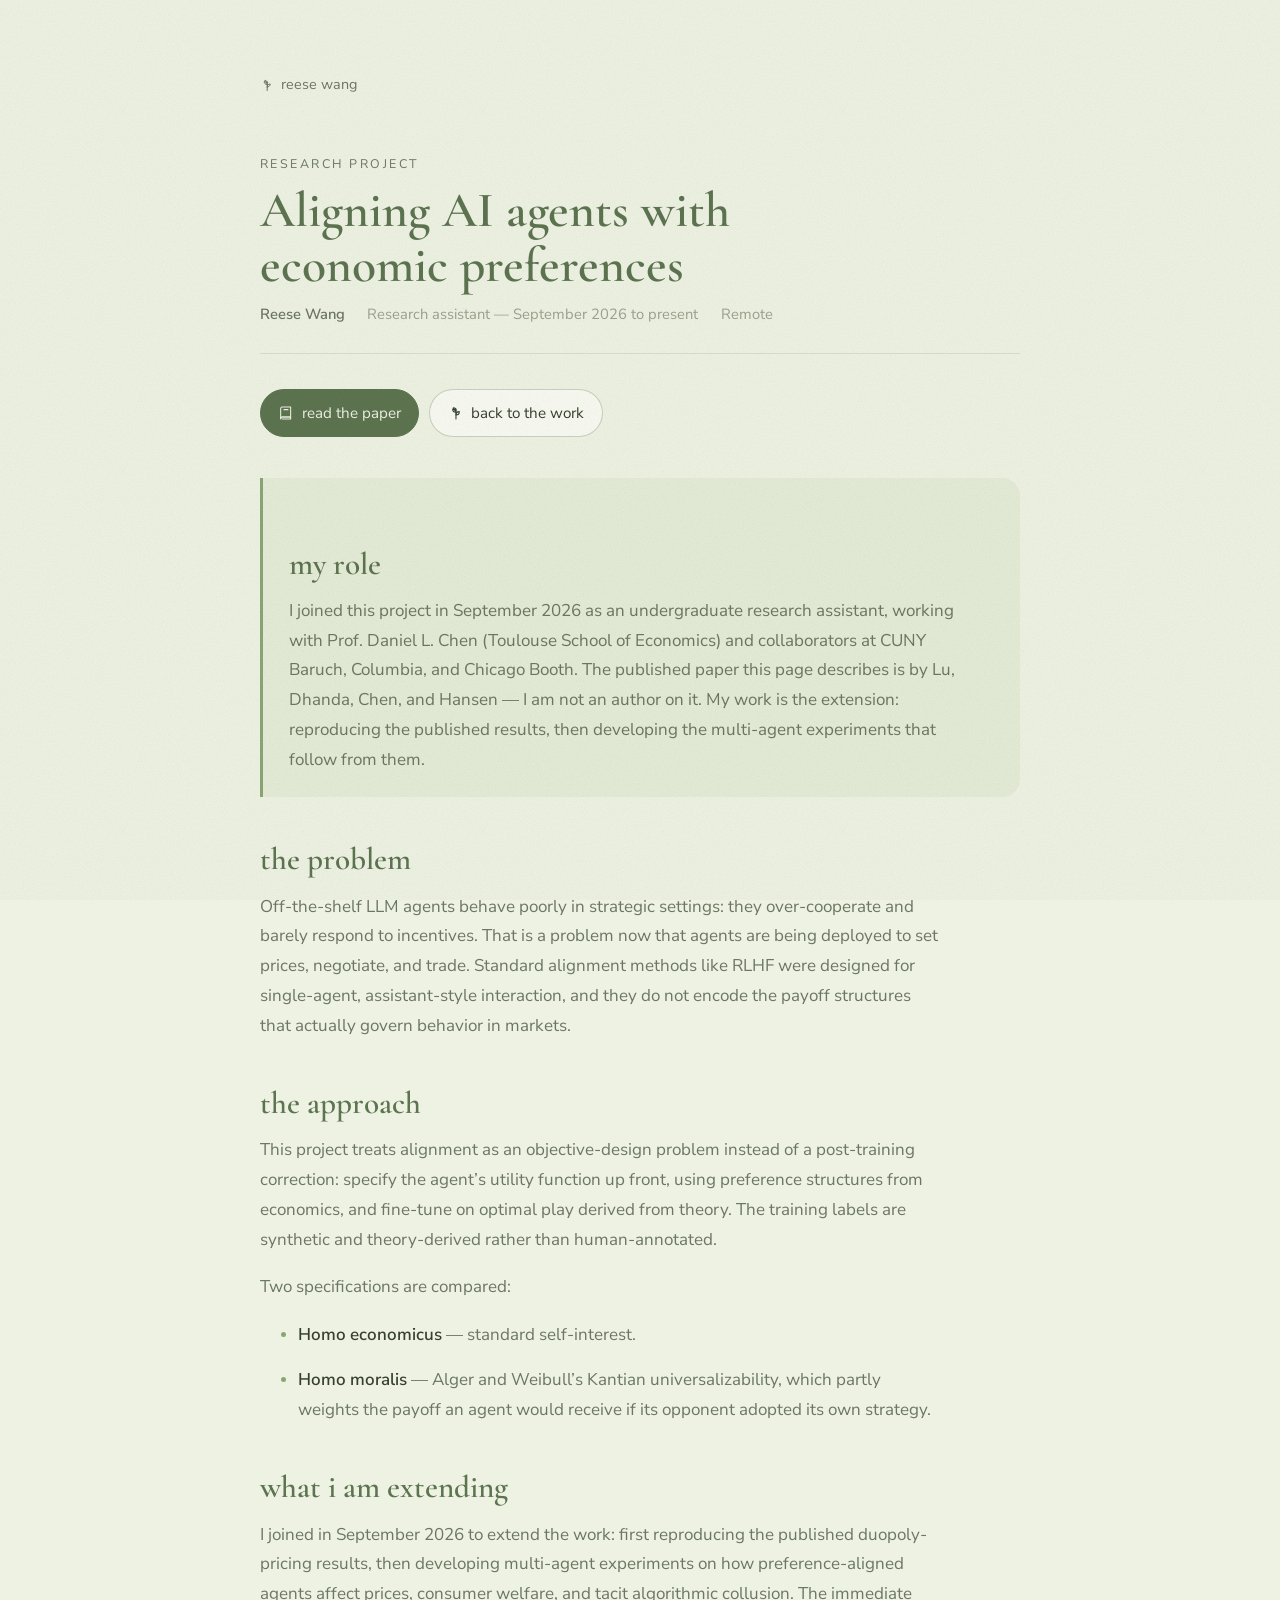
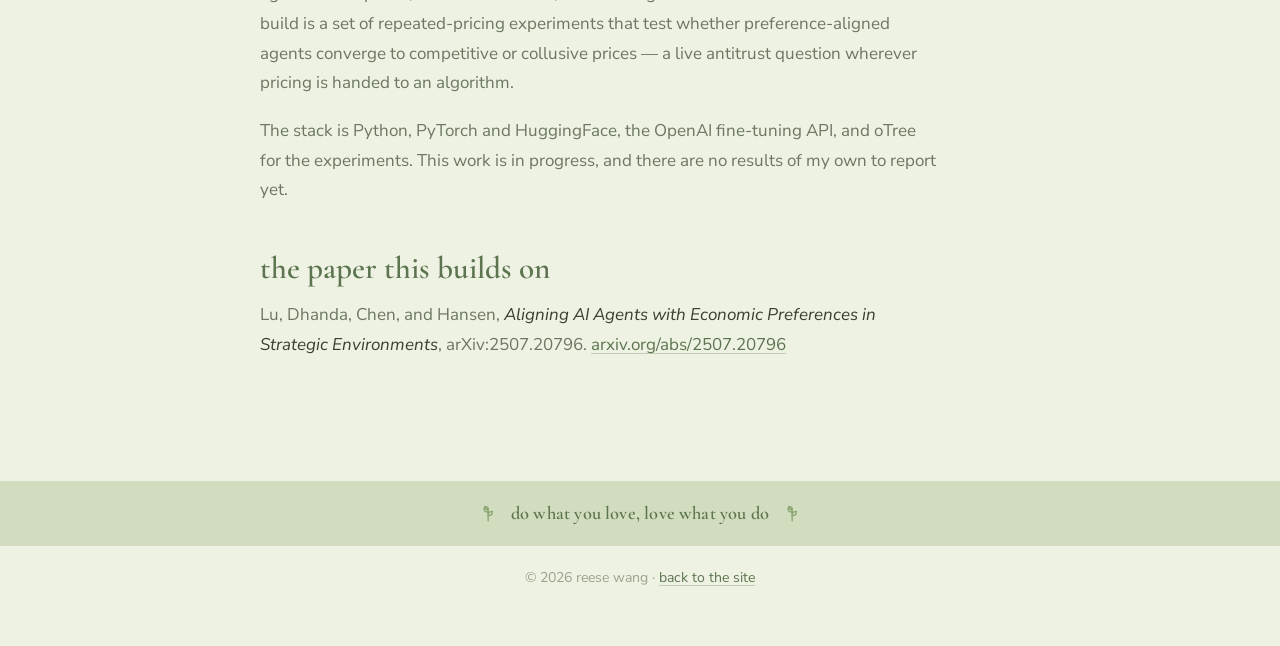
<file: research.html>
<!DOCTYPE html>
<html lang="en" data-theme="day">
<head>
<meta charset="utf-8" />
<meta name="viewport" content="width=device-width, initial-scale=1" />

<title>Aligning AI agents with economic preferences — Reese Wang</title>
<meta name="description" content="A research project Reese Wang joined in September 2026 as an undergraduate research assistant: fine-tuning LLM agents on economic preference structures, and testing how preference-aligned agents price in repeated competition." />
<meta name="author" content="Reese Wang" />
<meta property="og:type" content="article" />
<meta property="og:title" content="Aligning AI agents with economic preferences" />
<meta property="og:description" content="Undergraduate research on fine-tuning LLM agents against economic utility functions, and what preference-aligned agents do to prices in repeated competition." />
<meta name="theme-color" content="#eef2e3" />

<link rel="icon" href="assets/img/favicon.svg" type="image/svg+xml" />
<link rel="preconnect" href="https://fonts.googleapis.com" />
<link rel="preconnect" href="https://fonts.gstatic.com" crossorigin />
<link rel="stylesheet" media="print" onload="this.media='all'"
      href="https://fonts.googleapis.com/css2?family=Cormorant+Garamond:ital,wght@0,400;0,600;1,400&amp;family=Nunito+Sans:wght@300;400;600&amp;display=swap" />
<noscript>
  <link rel="stylesheet"
        href="https://fonts.googleapis.com/css2?family=Cormorant+Garamond:ital,wght@0,400;0,600;1,400&amp;family=Nunito+Sans:wght@300;400;600&amp;display=swap" />
</noscript>

<link rel="stylesheet" href="assets/css/styles.css?v=2" />
<link rel="stylesheet" href="assets/css/memo.css" />
</head>

<body>
<a class="skip-link" href="#project">skip to the project</a>
<div class="grain" aria-hidden="true"></div>

<article class="memo" id="project">
  <a class="memo__back" href="index.html">
    <svg class="ico" viewBox="0 0 24 24" aria-hidden="true"><use href="#i-sprig"/></svg>
    reese wang
  </a>

  <p class="memo__eyebrow">Research project</p>
  <h1 class="memo__title">Aligning AI agents with economic preferences</h1>

  <div class="memo__meta">
    <span><strong>Reese Wang</strong></span>
    <span>Research assistant &mdash; September 2026 to present</span>
    <span>Remote</span>
  </div>

  <div class="memo__actions">
    <a class="btn btn--primary" href="https://arxiv.org/abs/2507.20796" target="_blank" rel="noopener">
      <svg class="ico" viewBox="0 0 24 24" aria-hidden="true"><use href="#i-book"/></svg> read the paper
    </a>
    <a class="btn" href="index.html#projects">
      <svg class="ico" viewBox="0 0 24 24" aria-hidden="true"><use href="#i-sprig"/></svg> back to the work
    </a>
  </div>

  <div class="memo__summary">
    <h2>My role</h2>
    <p>I joined this project in September 2026 as an undergraduate research assistant, working with Prof. Daniel L. Chen (Toulouse School of Economics) and collaborators at CUNY Baruch, Columbia, and Chicago Booth. The published paper this page describes is by Lu, Dhanda, Chen, and Hansen &mdash; I am not an author on it. My work is the extension: reproducing the published results, then developing the multi-agent experiments that follow from them.</p>
  </div>

  <h2>The problem</h2>
  <p>Off-the-shelf LLM agents behave poorly in strategic settings: they over-cooperate and barely respond to incentives. That is a problem now that agents are being deployed to set prices, negotiate, and trade. Standard alignment methods like RLHF were designed for single-agent, assistant-style interaction, and they do not encode the payoff structures that actually govern behavior in markets.</p>

  <h2>The approach</h2>
  <p>This project treats alignment as an objective-design problem instead of a post-training correction: specify the agent&rsquo;s utility function up front, using preference structures from economics, and fine-tune on optimal play derived from theory. The training labels are synthetic and theory-derived rather than human-annotated.</p>
  <p>Two specifications are compared:</p>
  <ul class="memo__items">
    <li><strong>Homo economicus</strong> &mdash; standard self-interest.</li>
    <li><strong>Homo moralis</strong> &mdash; Alger and Weibull&rsquo;s Kantian universalizability, which partly weights the payoff an agent would receive if its opponent adopted its own strategy.</li>
  </ul>

  <h2>What I am extending</h2>
  <p>I joined in September 2026 to extend the work: first reproducing the published duopoly-pricing results, then developing multi-agent experiments on how preference-aligned agents affect prices, consumer welfare, and tacit algorithmic collusion. The immediate build is a set of repeated-pricing experiments that test whether preference-aligned agents converge to competitive or collusive prices &mdash; a live antitrust question wherever pricing is handed to an algorithm.</p>
  <p>The stack is Python, PyTorch and HuggingFace, the OpenAI fine-tuning API, and oTree for the experiments. This work is in progress, and there are no results of my own to report yet.</p>

  <h2>The paper this builds on</h2>
  <p>Lu, Dhanda, Chen, and Hansen, <em class="case">Aligning AI Agents with Economic Preferences in Strategic Environments</em>, arXiv:2507.20796.
     <a href="https://arxiv.org/abs/2507.20796" target="_blank" rel="noopener">arxiv.org/abs/2507.20796</a></p>
</article>

<footer class="footer">
  <div class="footer__ribbon">
    <svg class="ico" viewBox="0 0 24 24" aria-hidden="true"><use href="#i-sprig"/></svg>
    <span>do what you love, love what you do</span>
    <svg class="ico" viewBox="0 0 24 24" aria-hidden="true"><use href="#i-sprig"/></svg>
  </div>
  <p class="footer__meta">© <span id="year">2026</span> reese wang · <a href="index.html">back to the site</a></p>
</footer>

<!-- ============================ icon sprite ============================ -->
<svg class="sprite" aria-hidden="true" focusable="false" xmlns="http://www.w3.org/2000/svg">
  <defs>
    <g id="i-leaf"><path d="M20 4C11 4 4 9 4 17c0 1.5.4 2.4.4 2.4S8 12 18 9c0 0-7 3.6-10.4 10.6 2 .8 4 1 5.6.6C19 18.8 21 11 20 4Z"/></g>
    <g id="i-sprig"><path d="M12 21V6"/><path d="M12 11c-3 0-5-2-5-5 3 0 5 2 5 5Z"/><path d="M12 15c3 0 5-2 5-5-3 0-5 2-5 5Z"/><path d="M12 8c-2.6 0-4-1.6-4-4 2.6 0 4 1.6 4 4Z"/></g>
    <g id="i-fern"><path d="M12 21c0-8 2-13 8-17"/><path d="M13 15c2 .6 4 0 5-2"/><path d="M15 11c2 .5 3.6-.2 4.6-2"/><path d="M17 7c1.7.4 2.8-.3 3.4-1.8"/><path d="M12 21c0-6-1.4-9.6-5-12"/><path d="M11 15c-1.6.4-3 0-3.8-1.4"/></g>
    <g id="i-book"><path d="M4 5.5A2.5 2.5 0 0 1 6.5 3H19v15H6.5A2.5 2.5 0 0 0 4 20.5Z"/><path d="M4 20.5A2.5 2.5 0 0 1 6.5 18H19v3H6.5"/><path d="M9 7h6"/></g>
    <g id="i-chart"><path d="M4 20V4"/><path d="M4 20h16"/><path d="M7 16l4-5 3 3 5-7"/></g>
    <g id="i-camera"><rect x="3" y="7" width="18" height="13" rx="3"/><path d="M8 7l1.6-2.6h4.8L16 7"/><circle cx="12" cy="13.5" r="3.5"/></g>
    <g id="i-mail"><rect x="3" y="5" width="18" height="14" rx="3"/><path d="M4 7.5l7.3 5.2a1.2 1.2 0 0 0 1.4 0L20 7.5"/></g>
    <g id="i-lantern"><path d="M9 3h6"/><path d="M12 3v2"/><path d="M7.5 8.5C7.5 6.6 9.5 5 12 5s4.5 1.6 4.5 3.5v6c0 2-2 3.5-4.5 3.5s-4.5-1.5-4.5-3.5Z"/><path d="M12 18v3"/><path d="M9.5 21h5"/></g>
    <g id="i-linkedin"><rect x="3" y="3" width="18" height="18" rx="4"/><path d="M7.5 10v7"/><circle cx="7.5" cy="7.2" r="1"/><path d="M11.5 17v-4a2.5 2.5 0 0 1 5 0v4"/><path d="M11.5 13v-3"/></g>
    <g id="i-github"><path d="M9 19c-4 1.4-4-2.2-6-2.8m12 5v-3.6a3 3 0 0 0-.9-2.4c3-.3 6.1-1.5 6.1-6.6a5.1 5.1 0 0 0-1.4-3.6 4.8 4.8 0 0 0-.1-3.6s-1.2-.4-3.8 1.4a13 13 0 0 0-7 0C5.3 1.4 4.1 1.8 4.1 1.8a4.8 4.8 0 0 0-.1 3.6A5.1 5.1 0 0 0 2.6 9c0 5 3 6.3 6 6.6a3 3 0 0 0-.9 2.3V22"/></g>
    <g id="i-instagram"><rect x="3" y="3" width="18" height="18" rx="5"/><circle cx="12" cy="12" r="4"/><circle cx="17.1" cy="6.9" r=".9"/></g>
    <g id="i-substack"><path d="M4 5h16"/><path d="M4 9.6h16"/><path d="M4 14.2v5.3l8-4 8 4v-5.3Z"/></g>
  </defs>
</svg>

<script>
  document.getElementById("year").textContent = String(new Date().getFullYear());
</script>
</body>
</html>
</file>
<file: assets/css/styles.css>
/* =========================================================================
   ghibli-core personal site
   palette + type tokens live here; every colour in the file comes from one.
   ========================================================================= */

:root {
  /* --- day (default) --- */
  --paper:        #eef2e3;
  --paper-2:      #e4ebd6;
  --paper-3:      #d9e2c9;
  --card:         #f8faf1;

  --ink:          #37402f;
  --ink-soft:     #6c7761;
  --ink-faint:    #9aa38c;

  --sage:         #8ba573;
  --sage-deep:    #5d7450;
  --sage-pale:    #d2ddc0;
  --blush:        #f0d6d3;
  --blush-deep:   #c58b85;
  --gold:         #d7b06b;

  --line:         rgba(93, 116, 80, .16);
  --line-strong:  rgba(93, 116, 80, .30);
  --shadow:       0 18px 40px -28px rgba(60, 72, 50, .55);
  --shadow-lift:  0 26px 55px -30px rgba(60, 72, 50, .65);

  /* hero valley */
  --sky-1: #eef3e4;  --sky-2: #e3ecd8;  --sky-3: #d7e5cd;
  --sun:   #f6e6bf;
  --hill-far: #b9cda6;  --hill-mid: #9ab884;  --hill-tree: #6f8d5f;
  --grass: #86a76e;     --water: #cfe0dd;

  --grain-opacity: .30;

  /* type */
  --serif: "Cormorant Garamond", "Iowan Old Style", "Palatino Linotype", Palatino, Georgia, serif;
  --sans:  "Nunito Sans", ui-sans-serif, system-ui, -apple-system, "Segoe UI", Helvetica, Arial, sans-serif;

  --rad:   18px;
  --rad-lg: 26px;
  --wrap: 1120px;

  /* the wavy edge between sections (used as a mask, so colour comes from --paper) */
  --torn: url("data:image/svg+xml,%3Csvg xmlns='http://www.w3.org/2000/svg' width='120' height='22' preserveAspectRatio='none'%3E%3Cpath d='M0 0h120v10c-25 14-35-10-60 0s-35 14-60 0Z' fill='%23fff'/%3E%3C/svg%3E");
}

[data-theme="night"] {
  /* --- evening: same valley after the lanterns come on --- */
  --paper:        #1e2620;
  --paper-2:      #232c25;
  --paper-3:      #2a342b;
  --card:         #26302a;

  --ink:          #e7ecdd;
  --ink-soft:     #b3bfa6;
  --ink-faint:    #8b9880;

  --sage:         #a1c088;
  --sage-deep:    #cbe0b4;
  --sage-pale:    #35442f;
  --blush:        #4b3a38;
  --blush-deep:   #dfa9a3;
  --gold:         #e6c583;

  --line:         rgba(190, 214, 170, .16);
  --line-strong:  rgba(190, 214, 170, .30);
  --shadow:       0 18px 40px -28px rgba(0, 0, 0, .8);
  --shadow-lift:  0 26px 55px -30px rgba(0, 0, 0, .9);

  --sky-1: #24312d;  --sky-2: #2a3a31;  --sky-3: #314233;
  --sun:   #d9c07f;
  --hill-far: #3d5242;  --hill-mid: #33473a;  --hill-tree: #22332a;
  --grass: #2c3f30;     --water: #35504c;

  --grain-opacity: .18;
}

/* ---------------------------------------------------------------- base --- */

*, *::before, *::after { box-sizing: border-box; }

html { scroll-behavior: smooth; scroll-padding-top: 92px; }

body {
  margin: 0;
  background: var(--paper);
  color: var(--ink);
  font-family: var(--sans);
  font-size: 17px;
  line-height: 1.75;
  -webkit-font-smoothing: antialiased;
  overflow-x: hidden;
  transition: background-color .5s ease, color .5s ease;
}

img { max-width: 100%; height: auto; display: block; }

a { color: var(--sage-deep); text-decoration-color: var(--line-strong); text-underline-offset: 3px; }
a:hover { color: var(--ink); }

::selection { background: var(--sage-pale); color: var(--ink); }

:focus-visible {
  outline: 2px solid var(--sage);
  outline-offset: 3px;
  border-radius: 6px;
}

.skip-link {
  position: fixed; top: -100px; left: 16px; z-index: 999;
  background: var(--card); color: var(--ink);
  padding: 10px 16px; border-radius: 999px; box-shadow: var(--shadow);
}
.skip-link:focus { top: 16px; }

.sprite { position: absolute; width: 0; height: 0; overflow: hidden; }

/* --------------------------------------------------------------- type --- */

.display, .h2, h3, .mark, .quote p, .timeline__when, .footer__ribbon {
  font-family: var(--serif);
  font-weight: 600;
  letter-spacing: .01em;
}

.display {
  font-size: clamp(3rem, 9vw, 5.6rem);
  line-height: .96;
  margin: .06em 0 .3em;
  text-transform: lowercase;
  color: var(--sage-deep);
}

.h2 {
  font-size: clamp(1.9rem, 4vw, 2.7rem);
  line-height: 1.15;
  margin: 0 0 .35em;
  text-transform: lowercase;
  color: var(--sage-deep);
  display: flex; align-items: center; gap: .45em;
}
.h2 .ico { width: 1em; height: 1em; color: var(--sage); flex: none; }

h3 { font-size: 1.5rem; line-height: 1.25; margin: 0 0 .35em; text-transform: lowercase; }
h3 em { font-style: normal; color: var(--ink-soft); }

p { margin: 0 0 1.05em; }
strong { font-weight: 600; color: var(--ink); }

.eyebrow {
  display: inline-flex; align-items: center; gap: .5em;
  font-size: .82rem; letter-spacing: .18em; text-transform: uppercase;
  color: var(--blush-deep); margin: 0 0 .2em;
}
.eyebrow .ico { width: 1.1em; height: 1.1em; }

.lede { font-size: clamp(1.05rem, 1.7vw, 1.2rem); color: var(--ink-soft); max-width: 46ch; }
.sub  { color: var(--ink-soft); margin: 0; max-width: 58ch; }

.ico { width: 1.05em; height: 1.05em; fill: none; stroke: currentColor;
       stroke-width: 1.6; stroke-linecap: round; stroke-linejoin: round; }
#i-leaf path { fill: currentColor; stroke: none; }

/* ------------------------------------------------------------- layout --- */

.wrap { width: min(var(--wrap), 100% - 3rem); margin-inline: auto; }
.wrap--narrow { width: min(720px, 100% - 3rem); }

.section { padding: clamp(4.5rem, 10vw, 8rem) 0; position: relative; }

/* torn-paper edges: a wave shape used as a mask, so it repaints with the theme */
.section--tint { background: var(--paper-2); }
.section--tint::before, .section--tint::after {
  content: ""; position: absolute; left: 0; right: 0; height: 22px;
  background: var(--paper);
  -webkit-mask: var(--torn) repeat-x 0 0 / 120px 22px;
          mask: var(--torn) repeat-x 0 0 / 120px 22px;
}
.section--tint::before { top: -1px; }
.section--tint::after  { bottom: -1px; transform: scaleY(-1); }

.section__head { margin-bottom: clamp(2rem, 4vw, 3rem); }

/* paper grain, sits above everything but eats no clicks */
.grain {
  position: fixed; inset: 0; z-index: 60; pointer-events: none;
  opacity: var(--grain-opacity);
  background-image: url("data:image/svg+xml,%3Csvg xmlns='http://www.w3.org/2000/svg' width='180' height='180'%3E%3Cfilter id='n'%3E%3CfeTurbulence type='fractalNoise' baseFrequency='.85' numOctaves='4'/%3E%3CfeColorMatrix type='saturate' values='0'/%3E%3C/filter%3E%3Crect width='180' height='180' filter='url(%23n)' opacity='.42'/%3E%3C/svg%3E");
  mix-blend-mode: multiply;
}
[data-theme="night"] .grain { mix-blend-mode: overlay; }

.drift { position: fixed; inset: 0; z-index: 1; pointer-events: none; }

/* ------------------------------------------------------------------ nav --- */

.nav {
  position: sticky; top: 0; z-index: 50;
  backdrop-filter: blur(10px);
  background: color-mix(in srgb, var(--paper) 82%, transparent);
  border-bottom: 1px solid transparent;
  transition: border-color .3s ease, background-color .3s ease;
}
.nav.is-stuck { border-bottom-color: var(--line); }

.nav__inner {
  width: 100%; padding-inline: clamp(1rem, 3vw, 2.5rem);
  display: flex; align-items: center; gap: 1rem;
  height: 70px;
}

.mark {
  display: inline-flex; align-items: center; gap: .5rem;
  font-size: 1.35rem; color: var(--sage-deep); text-decoration: none;
  margin-right: auto;
}
.mark__leaf { width: 1.1em; height: 1.1em; fill: none; stroke: var(--sage);
              stroke-width: 1.6; stroke-linecap: round; stroke-linejoin: round; }

.nav__links { display: flex; gap: .3rem; flex-wrap: wrap; }
.nav__links a {
  position: relative; padding: .4rem .75rem; border-radius: 999px;
  color: var(--ink-soft); text-decoration: none; font-size: .95rem;
  transition: color .25s ease, background-color .25s ease;
}
.nav__links a:hover { color: var(--ink); background: var(--sage-pale); }
.nav__links a.is-active { color: var(--sage-deep); background: var(--sage-pale); }

.nav__actions { display: flex; align-items: center; gap: .5rem; }

.lantern, .burger {
  display: grid; place-items: center;
  width: 40px; height: 40px; padding: 0;
  border: 1px solid var(--line); border-radius: 50%;
  background: var(--card); color: var(--ink-soft); cursor: pointer;
  transition: color .25s ease, border-color .25s ease, transform .25s ease;
}
.lantern:hover, .burger:hover { color: var(--gold); border-color: var(--line-strong); transform: translateY(-1px); }
.lantern svg { width: 20px; height: 20px; fill: none; stroke: currentColor;
               stroke-width: 1.6; stroke-linecap: round; stroke-linejoin: round; }
[data-theme="night"] .lantern { color: var(--gold); box-shadow: 0 0 18px -4px var(--gold); }

.burger { display: none; flex-direction: column; gap: 4px; }
.burger span { display: block; width: 17px; height: 1.6px; background: currentColor; border-radius: 2px;
               transition: transform .3s ease, opacity .2s ease; }
.burger[aria-expanded="true"] span:nth-child(1) { transform: translateY(5.6px) rotate(45deg); }
.burger[aria-expanded="true"] span:nth-child(2) { opacity: 0; }
.burger[aria-expanded="true"] span:nth-child(3) { transform: translateY(-5.6px) rotate(-45deg); }

/* the reading-progress vine */
.nav__vine { height: 2px; background: transparent; }
.nav__vine i { display: block; height: 100%; width: 0;
               background: linear-gradient(90deg, var(--sage-pale), var(--sage), var(--gold)); }

@media (max-width: 860px) {
  .burger { display: flex; }
  .nav__links {
    position: absolute; top: 70px; left: 0; right: 0;
    flex-direction: column; gap: 0;
    background: var(--paper); border-bottom: 1px solid var(--line);
    padding: .5rem 1.5rem 1.25rem;
    display: none;
  }
  .nav.is-open .nav__links { display: flex; }
  .nav__links a { padding: .7rem .8rem; font-size: 1.05rem; }
}

/* ----------------------------------------------------------------- hero --- */

.hero {
  position: relative;
  min-height: min(92vh, 860px);
  display: grid; align-items: center;
  padding: 4rem 0 7rem;
  overflow: hidden;
}

.valley { position: absolute; inset: 0; z-index: 0; width: 100%; height: 100%; display: block;
          background: var(--paper-3) url("../img/hero-day.jpg") center / cover no-repeat; }
[data-theme="night"] .valley { background-image: url("../img/hero-night.jpg"); }

.sky-a { stop-color: var(--sky-1); }
.sky-b { stop-color: var(--sky-2); }
.sky-c { stop-color: var(--sky-3); }
.sun    { fill: var(--sun); opacity: .95; }
.ridge--far { fill: var(--hill-far); }
.ridge--mid { fill: var(--hill-mid); }
.trees path { fill: var(--hill-tree); opacity: .85; }
.meadow { fill: var(--grass); }
.pond   { fill: var(--water); opacity: .85; }
.ripples ellipse { fill: none; stroke: var(--paper); stroke-width: 1.4; opacity: .45; }
.blooms circle { fill: var(--paper); opacity: .75; }

.hero::after {
  content: ""; position: absolute; inset: 0; z-index: 1; pointer-events: none;
  background: radial-gradient(130% 78% at 50% 56%, transparent 38%, rgba(24, 40, 26, .5) 100%);
}

.hero__card {
  position: relative; z-index: 2;
  width: min(660px, calc(100% - 3rem));
  margin-inline: auto;
  background: color-mix(in srgb, var(--card) 92%, transparent);
  backdrop-filter: blur(6px);
  border: 1px solid var(--line);
  border-radius: var(--rad-lg);
  padding: clamp(1.8rem, 4vw, 3rem);
  box-shadow: var(--shadow-lift);
}

.hero__links { display: flex; flex-wrap: wrap; gap: .6rem; margin-top: 1.4rem; }
.hero__links--center { justify-content: center; }

.hero__note { margin: 1.4rem 0 0; font-size: .9rem; color: var(--ink-faint); }

.btn {
  display: inline-flex; align-items: center; gap: .5em;
  padding: .62em 1.15em;
  border: 1px solid var(--line-strong); border-radius: 999px;
  background: var(--card); color: var(--ink);
  font-size: .95rem; text-decoration: none;
  transition: transform .22s ease, box-shadow .22s ease, background-color .22s ease, color .22s ease;
}
.btn:hover { transform: translateY(-2px); box-shadow: var(--shadow); background: var(--sage-pale); color: var(--ink); }
.btn--primary { background: var(--sage-deep); border-color: var(--sage-deep); color: var(--paper); }
.btn--primary:hover { background: var(--sage); border-color: var(--sage); color: var(--paper); }
[data-theme="night"] .btn--primary { color: #1e2620; }

.scroll-cue {
  position: absolute; bottom: 2.2rem; left: 50%; translate: -50% 0; z-index: 2;
  width: 26px; height: 42px; border: 1px solid var(--line-strong); border-radius: 999px;
  display: grid; justify-items: center; padding-top: 8px;
}
.scroll-cue span { width: 4px; height: 8px; border-radius: 2px; background: var(--sage);
                   animation: cue 1.9s ease-in-out infinite; }
@keyframes cue { 0%,100% { transform: translateY(0); opacity: 1 } 60% { transform: translateY(12px); opacity: 0 } }

/* ---------------------------------------------------------------- about --- */

.grid { display: grid; gap: clamp(2rem, 5vw, 4rem); }
.grid--about { grid-template-columns: minmax(0, 340px) minmax(0, 1fr); align-items: start; }
@media (max-width: 820px) { .grid--about { grid-template-columns: 1fr; } }

.portrait { position: sticky; top: 110px; }
@media (max-width: 820px) { .portrait { position: static; } }

.portrait__frame {
  border-radius: var(--rad-lg);
  overflow: hidden;
  border: 8px solid var(--card);
  box-shadow: var(--shadow-lift);
  rotate: -1.4deg;
  transition: rotate .4s ease;
}
.portrait__frame:hover { rotate: 0deg; }
.portrait__caption { text-align: center; color: var(--ink-faint); font-size: .9rem; margin: 1rem 0 0; }

.chips { list-style: none; display: flex; flex-wrap: wrap; gap: .5rem; padding: 0; margin: 1.6rem 0; }
.chips li {
  display: inline-flex; align-items: center; gap: .45em;
  padding: .38em .9em; border-radius: 999px;
  background: var(--sage-pale); color: var(--sage-deep);
  font-size: .88rem;
}

.quote {
  margin: 2rem 0 0; padding: 1.1rem 1.4rem;
  border-left: 3px solid var(--sage);
  background: var(--sage-pale);
  border-radius: 0 var(--rad) var(--rad) 0;
}
.quote p { margin: 0; font-size: 1.25rem; color: var(--ink); }

/* ------------------------------------------------------------- projects --- */

.cards {
  display: grid; gap: 1.6rem;
  grid-template-columns: repeat(auto-fit, minmax(min(420px, 100%), 1fr));
}

.card {
  display: flex; flex-direction: column;
  background: var(--card);
  border: 1px solid var(--line);
  border-radius: var(--rad-lg);
  overflow: hidden;
  box-shadow: var(--shadow);
  transition: transform .3s ease, box-shadow .3s ease;
}
.card:hover { transform: translateY(-5px); box-shadow: var(--shadow-lift); }

.card__art { aspect-ratio: 400 / 220; background: var(--paper-3);
             position: relative; overflow: hidden; }
.card__art svg,
.card__art img { position: absolute; inset: 0;
                 width: 100%; height: 100%; display: block; object-fit: cover; }
/* each card art is a tall illustration cropped to a banner: nudge the
   crop window so the subject of each one survives the trim. */
.card__art--1 img { object-position: 50% 64%; }
.card__art--2 img { object-position: 50% 62%; }
.card__art--3 img { object-position: 50% 56%; }
.card__art--4 img { object-position: 50% 58%; }
.card__art--5 img { object-position: 50% 62%; }
.card__art--6 img { object-position: 50% 52%; }
.card__art--7 img { object-position: 50% 58%; }
.card__art--8 img { object-position: 50% 45%; }

/* each card gets its own clearing and its own hour */
.card__art--1 { --art-sky: #e8f4d4; --art-far: #cfe6b4; --art-near: #a3c880;
                --art-tree: #75a25a; --art-water: #c8dfc0; }
.card__art--2 { --art-sky: #eef5d6; --art-far: #d8ecb8; --art-near: #adcd84;
                --art-tree: #7fa85e; --art-water: #cfe4c2; }
.card__art--3 { --art-sky: #e2f0e4; --art-far: #c7e2d0; --art-near: #99c4ac;
                --art-tree: #6a9c85; --art-water: #b9d8ca; }
.card__art--4 { --art-sky: #f1f3d2; --art-far: #ddebb5; --art-near: #b3c581;
                --art-tree: #85a45c; --art-water: #d2dfb8; }

.a-sky    { fill: var(--art-sky); }
.a-far    { fill: var(--art-far); }
.a-near   { fill: var(--art-near); }
.a-tree   { fill: var(--art-tree); }
.a-water  { fill: var(--art-water); }
.a-ripple { fill: #fffbe0; opacity: .45; }
.a-branch { fill: var(--art-tree); stroke: var(--art-tree); }
[data-theme="night"] .a-ripple { opacity: .25; }

.card__body { padding: 1.5rem 1.6rem 1.7rem; display: flex; flex-direction: column; flex: 1; }
.card__body p { color: var(--ink-soft); }

.tags { list-style: none; display: flex; flex-wrap: wrap; gap: .4rem; padding: 0; margin: .2rem 0 1rem; }
.tags li {
  font-size: .78rem; letter-spacing: .04em;
  padding: .22em .7em; border-radius: 999px;
  border: 1px solid var(--line-strong); color: var(--ink-faint);
}

.card__links { margin: auto 0 0; display: flex; gap: 1.1rem; flex-wrap: wrap; }
.card__links a { text-decoration: none; font-size: .95rem; color: var(--sage-deep); }
.card__links a:hover { text-decoration: underline; }

/* ------------------------------------------------------------- timeline --- */

.timeline { list-style: none; margin: 0; padding: 0 0 0 1.9rem; position: relative; }
.timeline::before {
  content: ""; position: absolute; left: 6px; top: .6rem; bottom: .6rem;
  width: 2px; background: linear-gradient(var(--sage-pale), var(--sage), var(--sage-pale));
  border-radius: 2px;
}
.timeline li { position: relative; padding: 0 0 2.2rem; }
.timeline li:last-child { padding-bottom: 0; }
.timeline li::before {
  content: ""; position: absolute; left: -1.9rem; top: .75rem;
  width: 14px; height: 14px; border-radius: 50%;
  background: var(--card); border: 2px solid var(--sage);
}
.timeline__when { display: block; color: var(--blush-deep); font-size: 1.05rem; letter-spacing: .06em; }
.timeline p { color: var(--ink-soft); margin: 0; max-width: 62ch; }
.timeline p em { font-style: normal; color: var(--ink-faint); }

/* ------------------------------------------------------------- honours --- */

.awards__title {
  font-size: 1.35rem; color: var(--sage-deep);
  margin: clamp(2.5rem, 5vw, 3.5rem) 0 1.1rem;
}

.awards {
  list-style: none; padding: 0; margin: 0;
  display: grid; gap: 1rem;
  grid-template-columns: repeat(auto-fit, minmax(min(260px, 100%), 1fr));
}
.awards li {
  background: var(--card); border: 1px solid var(--line); border-radius: var(--rad);
  padding: 1.1rem 1.3rem;
}
.awards__year {
  display: block; margin-bottom: .3rem;
  font-family: var(--serif); font-size: 1rem; letter-spacing: .06em;
  color: var(--blush-deep);
}
.awards p { margin: 0; color: var(--ink-soft); font-size: .95rem; }
.awards strong { color: var(--ink); font-weight: 600; }

/* -------------------------------------------------------------- toolbox --- */

.toolbox {
  list-style: none; padding: 0; margin: 0;
  display: grid; gap: 1rem;
  grid-template-columns: repeat(4, minmax(0, 1fr));
}
@media (max-width: 900px) { .toolbox { grid-template-columns: repeat(3, minmax(0, 1fr)); } }
@media (max-width: 620px) { .toolbox { grid-template-columns: repeat(2, minmax(0, 1fr)); } }
.toolbox li {
  display: flex; align-items: center; gap: .7rem;
  padding: .95rem 1.1rem;
  background: var(--card); border: 1px solid var(--line); border-radius: var(--rad);
  transition: transform .25s ease, border-color .25s ease;
}
.toolbox li:hover { transform: translateY(-3px); border-color: var(--sage); }
.toolbox .ico { width: 20px; height: 20px; color: var(--sage); flex: none; }

.toolbox__note {
  margin: 1.6rem 0 0; max-width: 68ch;
  color: var(--ink-soft); font-size: .95rem;
}

/* -------------------------------------------------------------- gallery --- */

.gallery {
  display: grid; gap: 1.2rem;
  grid-template-columns: repeat(auto-fit, minmax(min(230px, 45%), 1fr));
}
.gallery figure { margin: 0; }

.shot {
  display: block; width: 100%; padding: 10px; cursor: zoom-in;
  background: var(--card); border: 1px solid var(--line); border-radius: var(--rad);
  box-shadow: var(--shadow);
  font: inherit; color: inherit;
  transition: transform .3s ease, box-shadow .3s ease;
}
.gallery figure:nth-child(odd) .shot { rotate: -.7deg; }
.gallery figure:nth-child(3n) .shot { rotate: .6deg; }
.shot:hover { transform: translateY(-4px); rotate: 0deg; box-shadow: var(--shadow-lift); }
.shot img { border-radius: 10px; aspect-ratio: 1; object-fit: cover; width: 100%; }
.gallery figcaption { padding: .7rem 0 0; text-align: center; font-size: .88rem; color: var(--ink-faint); }

/* a finished caption: the placeholder's soft green card, minus the dashed
   border and the "your words" label */
.gallery figcaption.caption {
  margin: .7rem 0 0;
  padding: .45rem .7rem;
  border: 1px solid var(--line);
  border-radius: var(--rad);
  background: color-mix(in srgb, var(--sage-pale) 45%, transparent);
  color: var(--ink-soft);
  font-size: .82rem;
}

/* ------------------------------------------------------------- contact --- */

.note {
  background: var(--card);
  border: 1px solid var(--line);
  border-radius: var(--rad-lg);
  padding: clamp(1.8rem, 4vw, 3rem);
  text-align: center;
  box-shadow: var(--shadow);
}
.note .h2 { justify-content: center; }
.note p { color: var(--ink-soft); margin-inline: auto; max-width: 50ch; }

/* -------------------------------------------------------------- footer --- */

.footer { padding: 2.5rem 0 3.5rem; text-align: center; }
.footer__ribbon {
  width: 100%; margin: 0 0 1.25rem;
  display: flex; align-items: center; justify-content: center; gap: .8rem;
  padding: 1rem 1.5rem;
  background: var(--sage-pale); color: var(--sage-deep);
  font-size: 1.15rem;
}
.footer__ribbon .ico { width: 1.1em; height: 1.1em; color: var(--sage); }
.footer__meta { color: var(--ink-faint); font-size: .88rem; margin: 0; }

/* ------------------------------------------------------------ lightbox --- */

.lightbox {
  border: none; padding: 0; max-width: min(92vw, 900px); max-height: 92vh;
  background: var(--card); border-radius: var(--rad-lg); overflow: hidden;
  box-shadow: var(--shadow-lift); color: var(--ink);
}
.lightbox::backdrop { background: rgba(30, 38, 32, .72); backdrop-filter: blur(4px); }
.lightbox img { width: 100%; max-height: 78vh; object-fit: contain; background: var(--paper-3); }
.lightbox__cap { margin: 0; padding: .9rem 1.2rem 1.1rem; text-align: center; color: var(--ink-soft); font-size: .92rem; }
.lightbox__close {
  position: absolute; top: 10px; right: 12px; z-index: 2;
  width: 36px; height: 36px; border-radius: 50%; cursor: pointer;
  border: 1px solid var(--line); background: var(--card); color: var(--ink);
  font-size: 1.3rem; line-height: 1;
}

/* -------------------------------------------------------- reveal / a11y --- */

.reveal { opacity: 0; transform: translateY(22px); transition: opacity .7s ease, transform .7s ease; }
.reveal.is-in { opacity: 1; transform: none; }

@media (prefers-reduced-motion: reduce) {
  html { scroll-behavior: auto; }
  .reveal { opacity: 1; transform: none; transition: none; }
  .scroll-cue span { animation: none; }
  *, *::before, *::after { transition-duration: .01ms !important; animation-duration: .01ms !important; }
}

@media print {
  .nav, .drift, .grain, .scroll-cue, .lightbox, .footer__ribbon { display: none !important; }
  body { background: #fff; color: #000; }
  .section { padding: 1rem 0; }
}


/* ------------------------------------------------- copy still to write --- */
/* every one of these is a placeholder: search the html for class="todo" */

.todo {
  margin: 0 0 1.05em;
  padding: .85rem 1.05rem;
  border: 1px dashed var(--line-strong);
  border-radius: var(--rad);
  background: color-mix(in srgb, var(--sage-pale) 45%, transparent);
  color: var(--ink-soft);
  font-size: .95rem;
  font-style: italic;
}
.todo::before {
  content: "your words";
  display: block;
  margin-bottom: .3rem;
  font-style: normal;
  font-size: .68rem;
  letter-spacing: .18em;
  text-transform: uppercase;
  color: var(--sage-deep);
}

/* the compact variant, for captions under a photo */
.todo--cap {
  margin: .7rem 0 0;
  padding: .45rem .7rem;
  text-align: center;
  font-size: .82rem;
}
.todo--cap::before { font-size: .6rem; margin-bottom: .15rem; }

.section__head .todo { max-width: 58ch; }
.note .todo { text-align: center; margin-inline: auto; max-width: 46ch; }
.quote .todo {
  margin: 0; border: none; background: none; padding: 0;
  font-family: var(--serif); font-size: 1.2rem; color: var(--ink);
}

/* ------------------------------------------------------ project numbers --- */
/* the facts from the resume, kept separate from the prose */

.stats {
  list-style: none; padding: 0; margin: 0 0 1rem;
  display: flex; flex-wrap: wrap; gap: .3rem .9rem;
  font-size: .88rem; color: var(--sage-deep);
  font-variant-numeric: tabular-nums;
}
.stats li { position: relative; padding-left: .95rem; }
.stats li::before {
  content: ""; position: absolute; left: 0; top: .62em;
  width: 5px; height: 5px; border-radius: 50%; background: var(--sage);
}


/* -------------------------------------------------------- email popover --- */

.mailbox {
  border: 1px solid var(--line); padding: 0;
  width: min(92vw, 500px);
  background: var(--card); color: var(--ink);
  border-radius: var(--rad-lg); box-shadow: var(--shadow-lift);
}
.mailbox::backdrop { background: rgba(30, 38, 32, .55); backdrop-filter: blur(3px); }
.mailbox__inner { position: relative; padding: 1.7rem 1.7rem 1.5rem; }
.mailbox__title {
  font-family: var(--serif); font-weight: 600; text-transform: lowercase;
  font-size: 1.6rem; color: var(--sage-deep); margin: 0 0 .2em;
}
.mailbox__lead { margin: 0 0 1rem; color: var(--ink-soft); font-size: .95rem; }
.mailbox__row { display: flex; gap: .5rem; align-items: stretch; }
.mailbox__addr {
  flex: 1; min-width: 0; font: inherit; font-size: .9rem;
  padding: .6em .8em; border-radius: 12px;
  border: 1px solid var(--line-strong); background: var(--paper); color: var(--ink);
}
.mailbox__addr:focus-visible { outline: 2px solid var(--sage); outline-offset: 2px; }
.mailbox__row .btn { flex: none; }
.mailbox__hint { margin: .9rem 0 0; font-size: .85rem; color: var(--ink-faint); }
.mailbox__close {
  position: absolute; top: 10px; right: 12px;
  width: 32px; height: 32px; border-radius: 50%; cursor: pointer;
  border: 1px solid var(--line); background: var(--card); color: var(--ink-soft);
  font-size: 1.2rem; line-height: 1;
}
.mailbox__close:hover { color: var(--ink); }

/* on a phone the address and the button will not fit side by side */
@media (max-width: 470px) {
  .mailbox__inner { padding: 1.4rem 1.2rem 1.2rem; }
  .mailbox__row { flex-direction: column; }
  .mailbox__row .btn { justify-content: center; }
}

.quote__by {
  margin-top: .5rem;
  font-family: var(--sans); font-size: .85rem; font-style: normal;
  letter-spacing: .04em; color: var(--ink-faint);
}
.quote__by cite { font-style: italic; }
</file>
<file: assets/css/memo.css>
/* =========================================================================
   the memo — a long-form reading page. borrows the site's palette and type
   from styles.css and adds only what prose needs.
   ========================================================================= */

.memo {
  width: min(760px, 100% - 3rem);
  margin: 0 auto;
  padding: clamp(2.5rem, 6vw, 4.5rem) 0 4rem;
}

.memo__back {
  display: inline-flex; align-items: center; gap: .45em;
  font-size: .9rem; text-decoration: none; color: var(--ink-soft);
  margin-bottom: clamp(2rem, 5vw, 3.5rem);
}
.memo__back:hover { color: var(--sage-deep); }
.memo__back .ico { width: 1em; height: 1em; }

.memo__eyebrow {
  font-size: .78rem; letter-spacing: .2em; text-transform: uppercase;
  color: var(--blush-deep); margin: 0 0 .6em;
}

.memo__title {
  font-family: var(--serif); font-weight: 600;
  font-size: clamp(2.1rem, 5vw, 3.1rem); line-height: 1.12;
  color: var(--sage-deep); margin: 0 0 .5rem; text-wrap: balance;
}

.memo__meta {
  display: flex; flex-wrap: wrap; gap: .5rem 1.4rem;
  padding-bottom: 1.6rem; margin-bottom: 2.2rem;
  border-bottom: 1px solid var(--line);
  font-size: .92rem; color: var(--ink-faint);
}
.memo__meta strong { color: var(--ink-soft); font-weight: 600; }

.memo__actions { display: flex; flex-wrap: wrap; gap: .6rem; margin: 0 0 2.6rem; }

.memo__summary {
  padding: 1.4rem 1.6rem;
  background: var(--paper-2);
  border-left: 3px solid var(--sage);
  border-radius: 0 var(--rad) var(--rad) 0;
  margin-bottom: 2.6rem;
}
.memo__summary h2 {
  font-family: var(--serif); font-size: 1.25rem; text-transform: lowercase;
  color: var(--sage-deep); margin: 0 0 .6em;
}
.memo__summary p:last-child { margin-bottom: 0; }

.memo h2 {
  font-family: var(--serif); font-weight: 600;
  font-size: clamp(1.5rem, 3vw, 1.95rem); line-height: 1.2;
  color: var(--sage-deep); text-transform: lowercase;
  margin: 2.8rem 0 .8rem; text-wrap: balance;
}
.memo h3 {
  font-size: 1.1rem; font-family: var(--sans); font-weight: 600;
  text-transform: none; color: var(--ink); margin: 1.8rem 0 .5rem;
}
.memo h4 {
  font-size: .98rem; font-weight: 600; color: var(--ink-soft);
  margin: 1.2rem 0 .35rem;
}

.memo p { max-width: 68ch; color: var(--ink-soft); }
.memo p strong, .memo li strong { color: var(--ink); }

.memo ul, .memo ol { max-width: 68ch; color: var(--ink-soft); padding-left: 1.3rem; }
.memo li { margin-bottom: .55em; }
.memo ul ul, .memo ol ol, .memo ul ol, .memo ol ul { margin-top: .55em; }

.memo em.case { font-style: italic; color: var(--ink); }

/* references: small type, hanging indent, no bullets */
.memo__refs { margin-top: 1rem; }
.memo__refs ol { list-style: none; padding: 0; max-width: 74ch; }
.memo__refs li {
  padding-left: 1.6rem; text-indent: -1.6rem;
  font-size: .86rem; line-height: 1.6; color: var(--ink-faint);
  margin-bottom: .7em; overflow-wrap: anywhere;
}
.memo__refs a { color: var(--ink-faint); }
.memo__refs a:hover { color: var(--sage-deep); }

@media print {
  .memo__back, .memo__actions, .nav, .footer, .grain, .drift { display: none !important; }
  .memo { width: 100%; padding: 0; }
  .memo p, .memo li { color: #222; }
  .memo h2 { color: #2c4d2a; page-break-after: avoid; }
  .memo__summary { background: #f4f4ee; border-left: 2px solid #6f8d5f; }
  .memo__refs li { font-size: .78rem; }
}

/* numbered / lettered items inside a section */
.memo__items { list-style: none; padding-left: 0; }
.memo__items > li {
  position: relative; padding-left: 1.1rem; margin-bottom: .9em; max-width: 68ch;
}
.memo__items > li::before {
  content: ""; position: absolute; left: 0; top: .72em;
  width: 5px; height: 5px; border-radius: 50%; background: var(--sage);
}
.memo__notes-lead { font-size: .9rem; color: var(--ink-faint); max-width: 60ch; }
.memo__refs ol { counter-reset: note; }
.memo__refs li { counter-increment: note; }
.memo__refs li::before {
  content: counter(note) ". "; color: var(--sage-deep); font-variant-numeric: tabular-nums;
}
</file>
